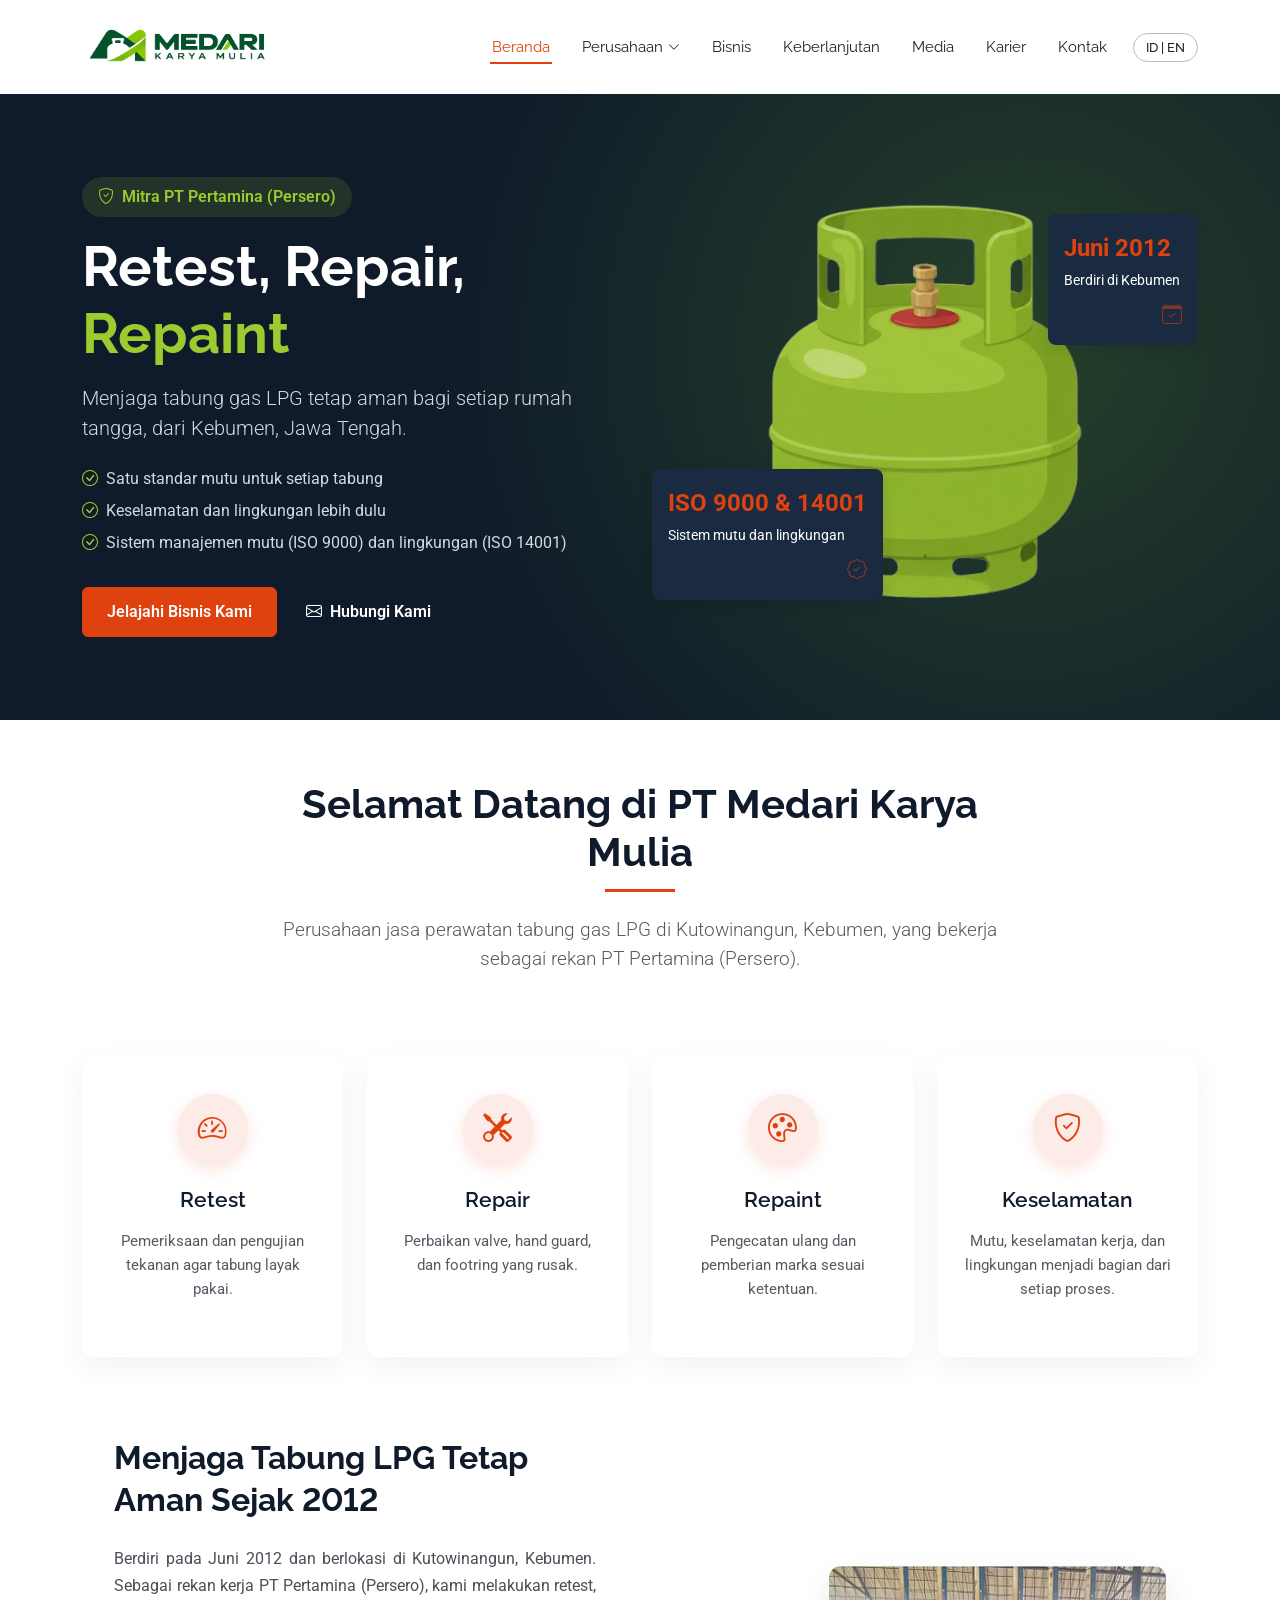
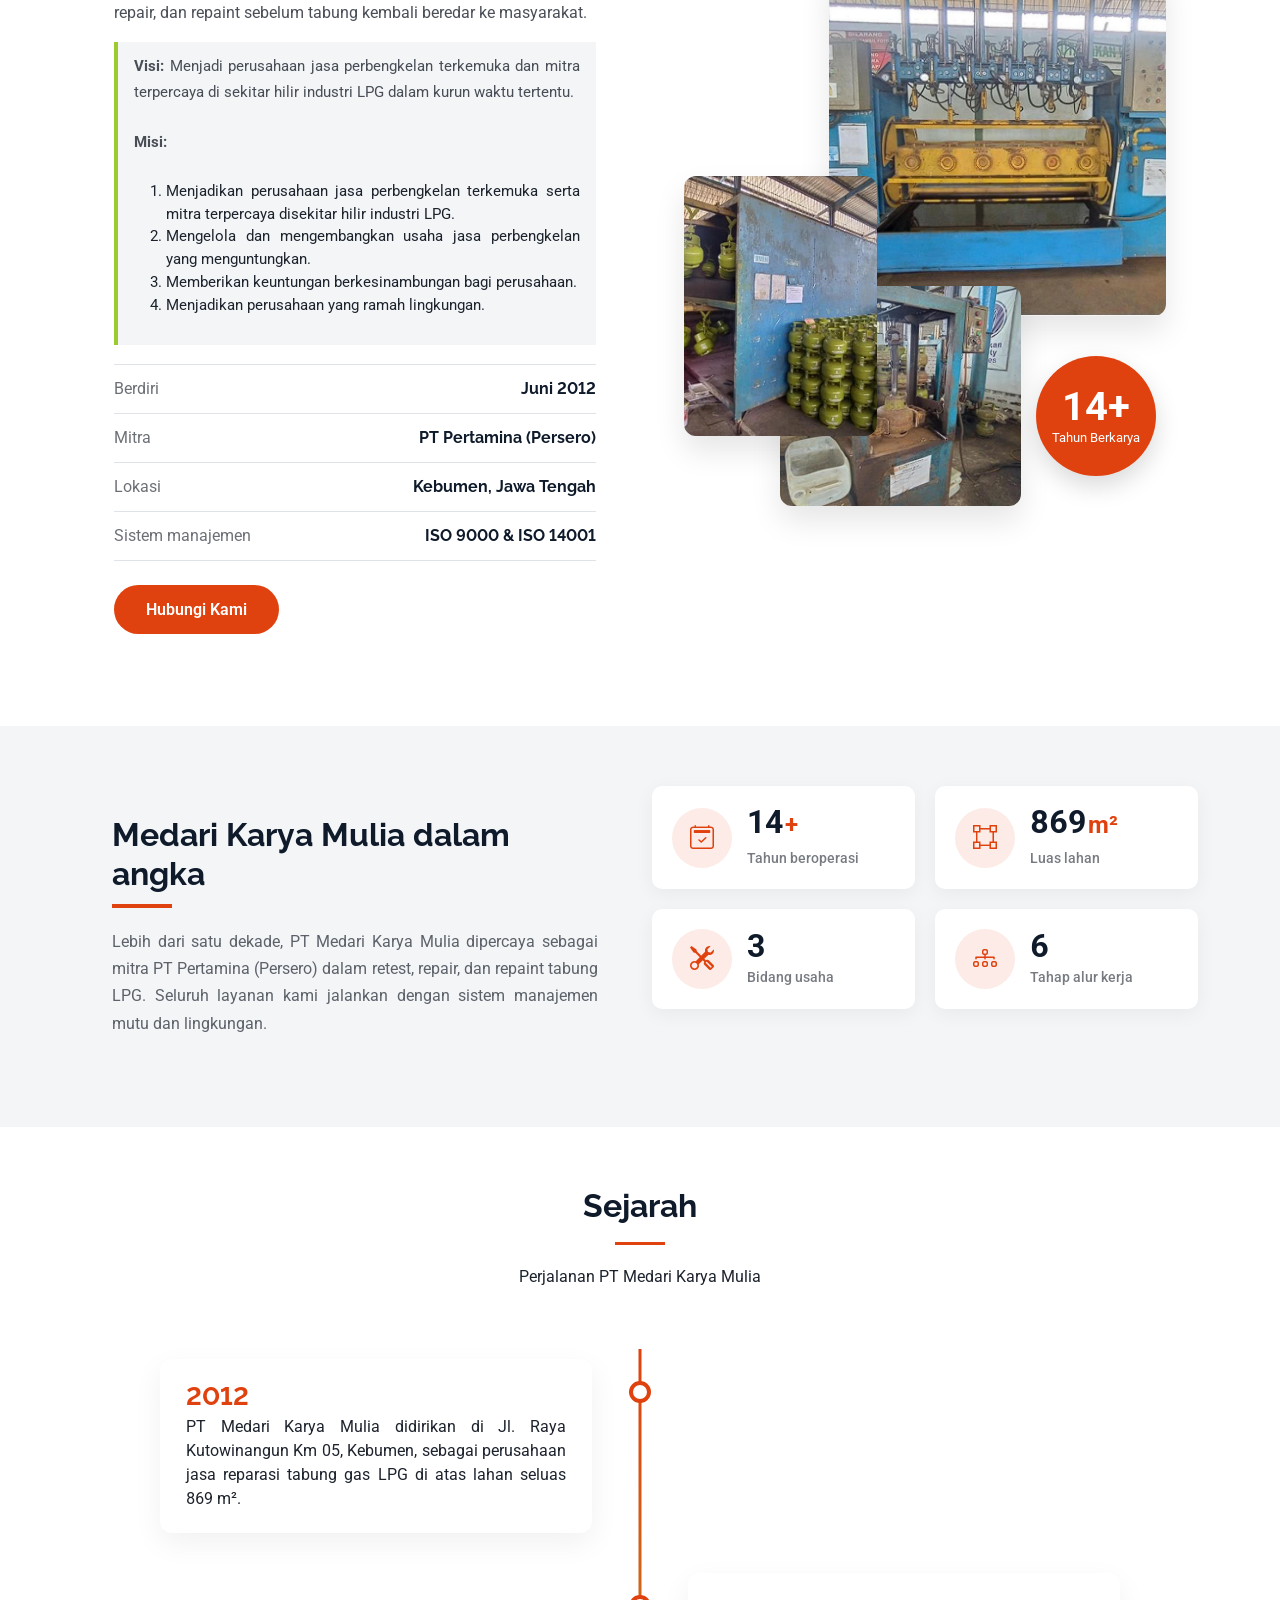
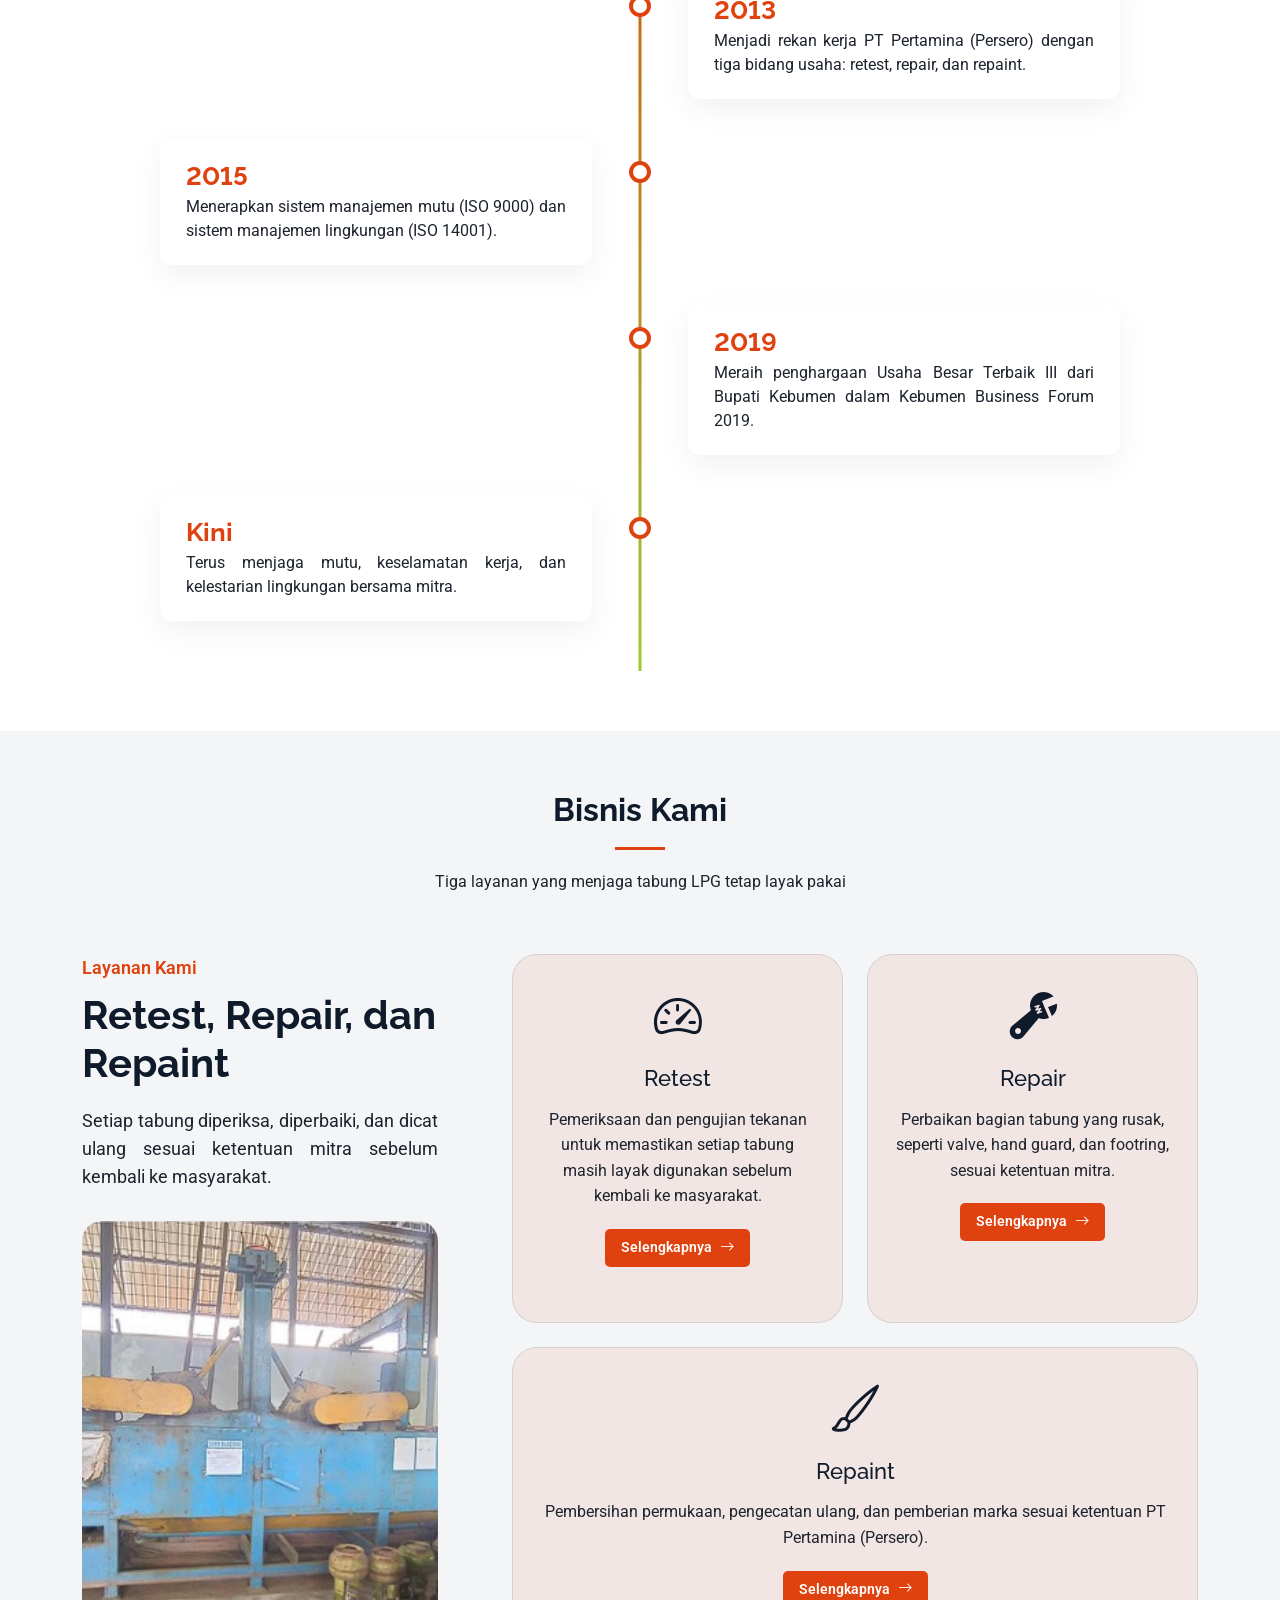
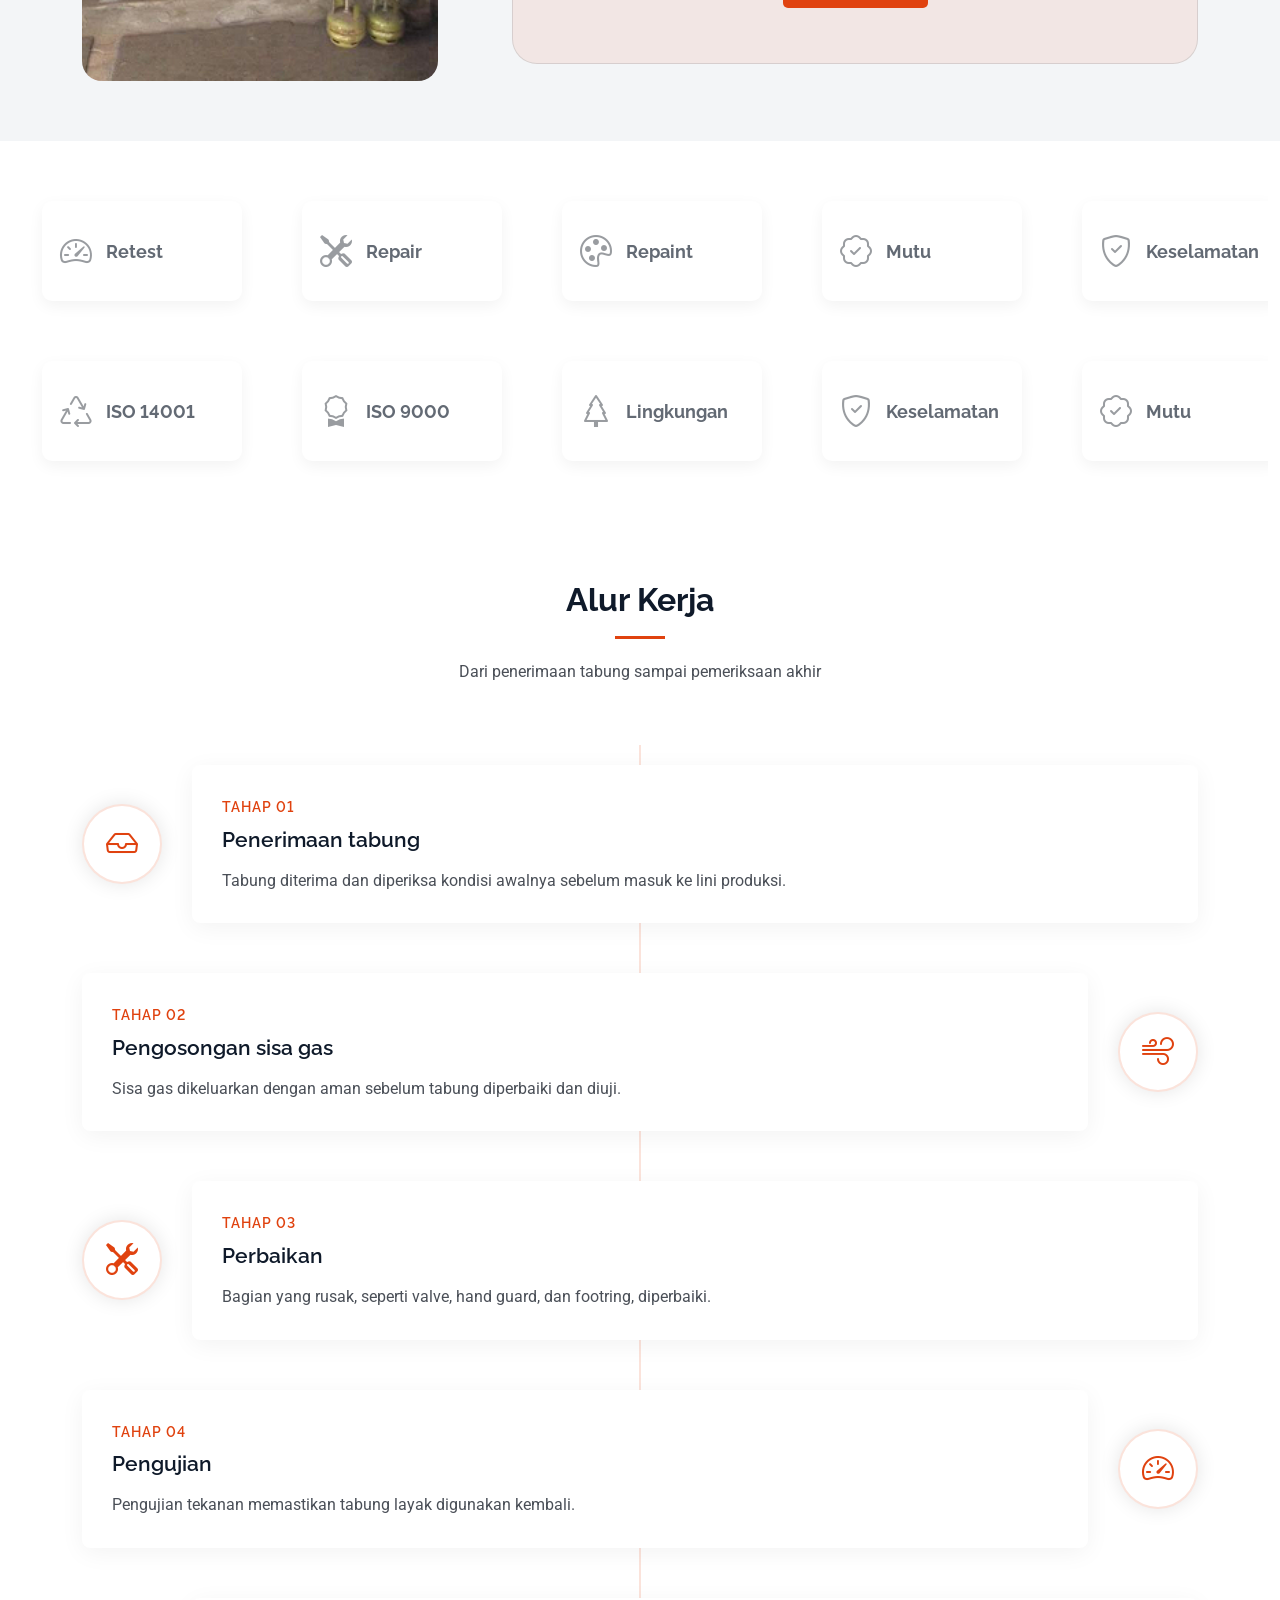
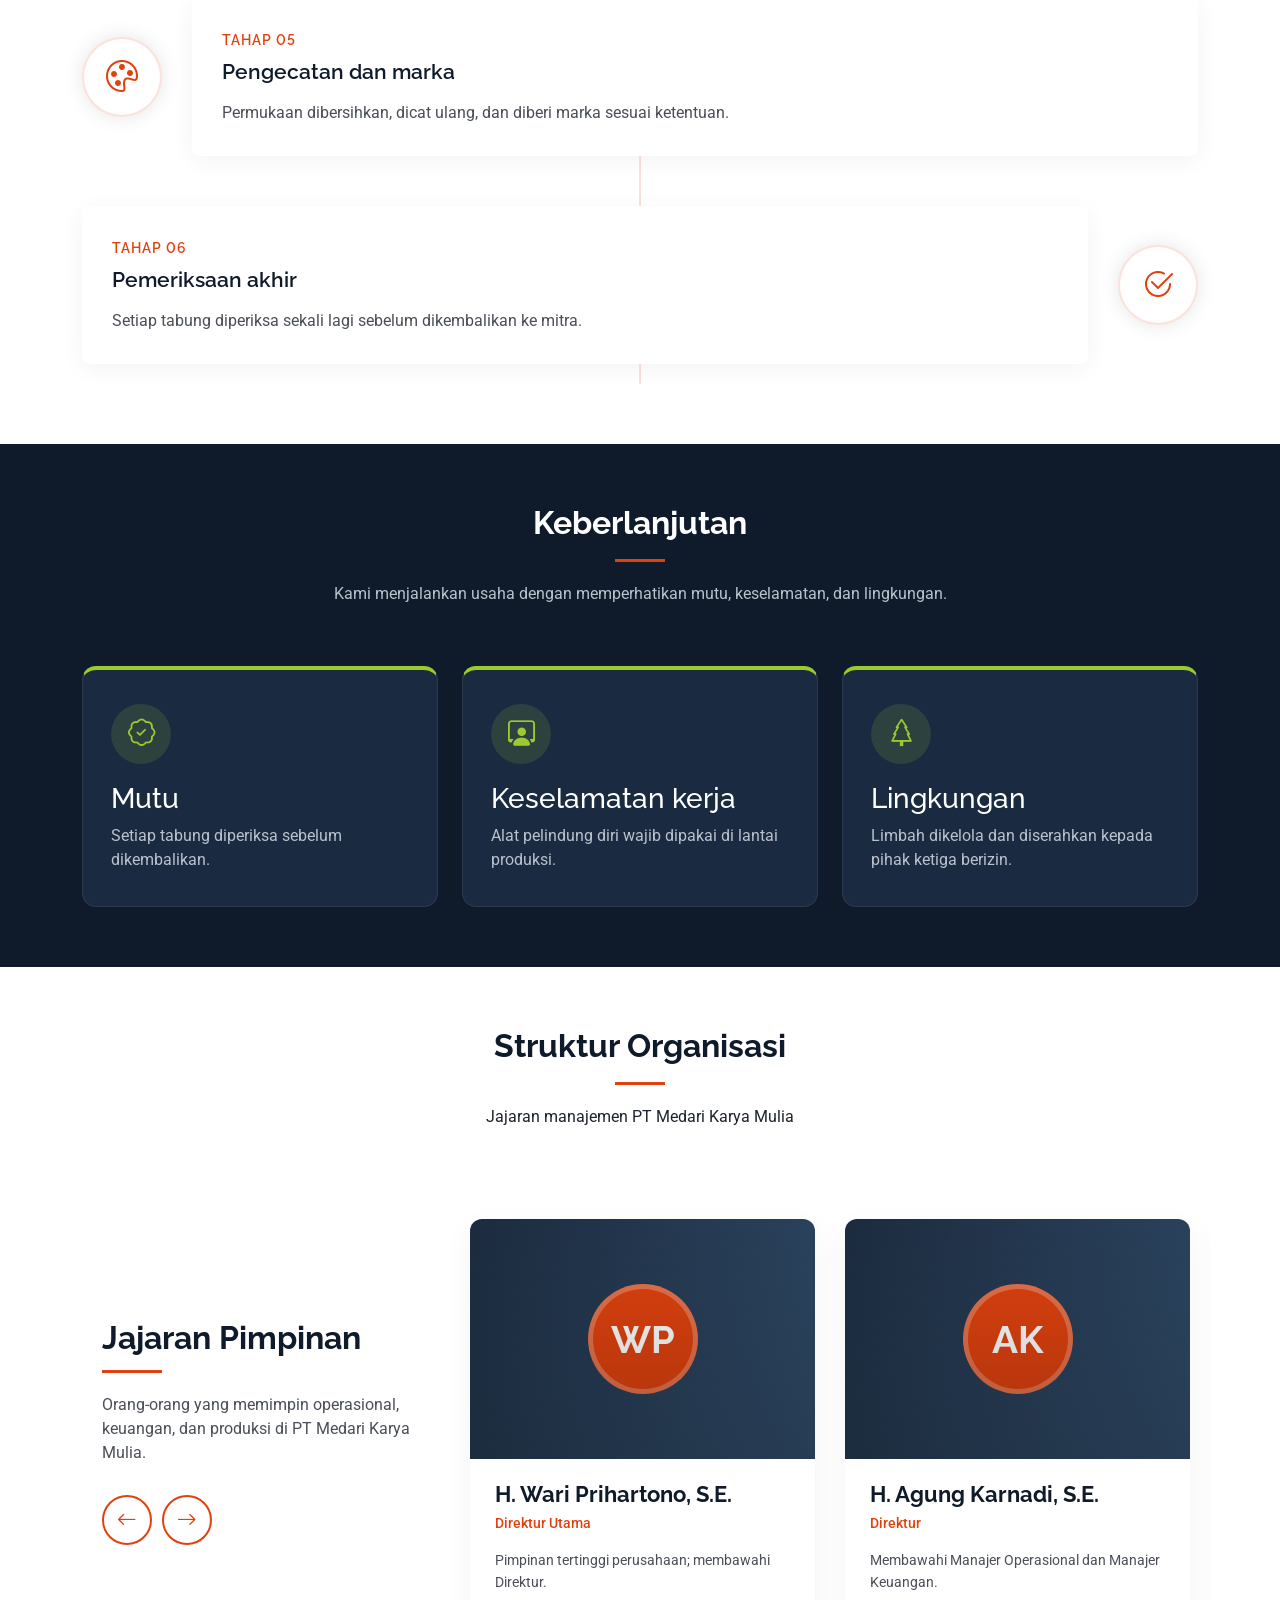
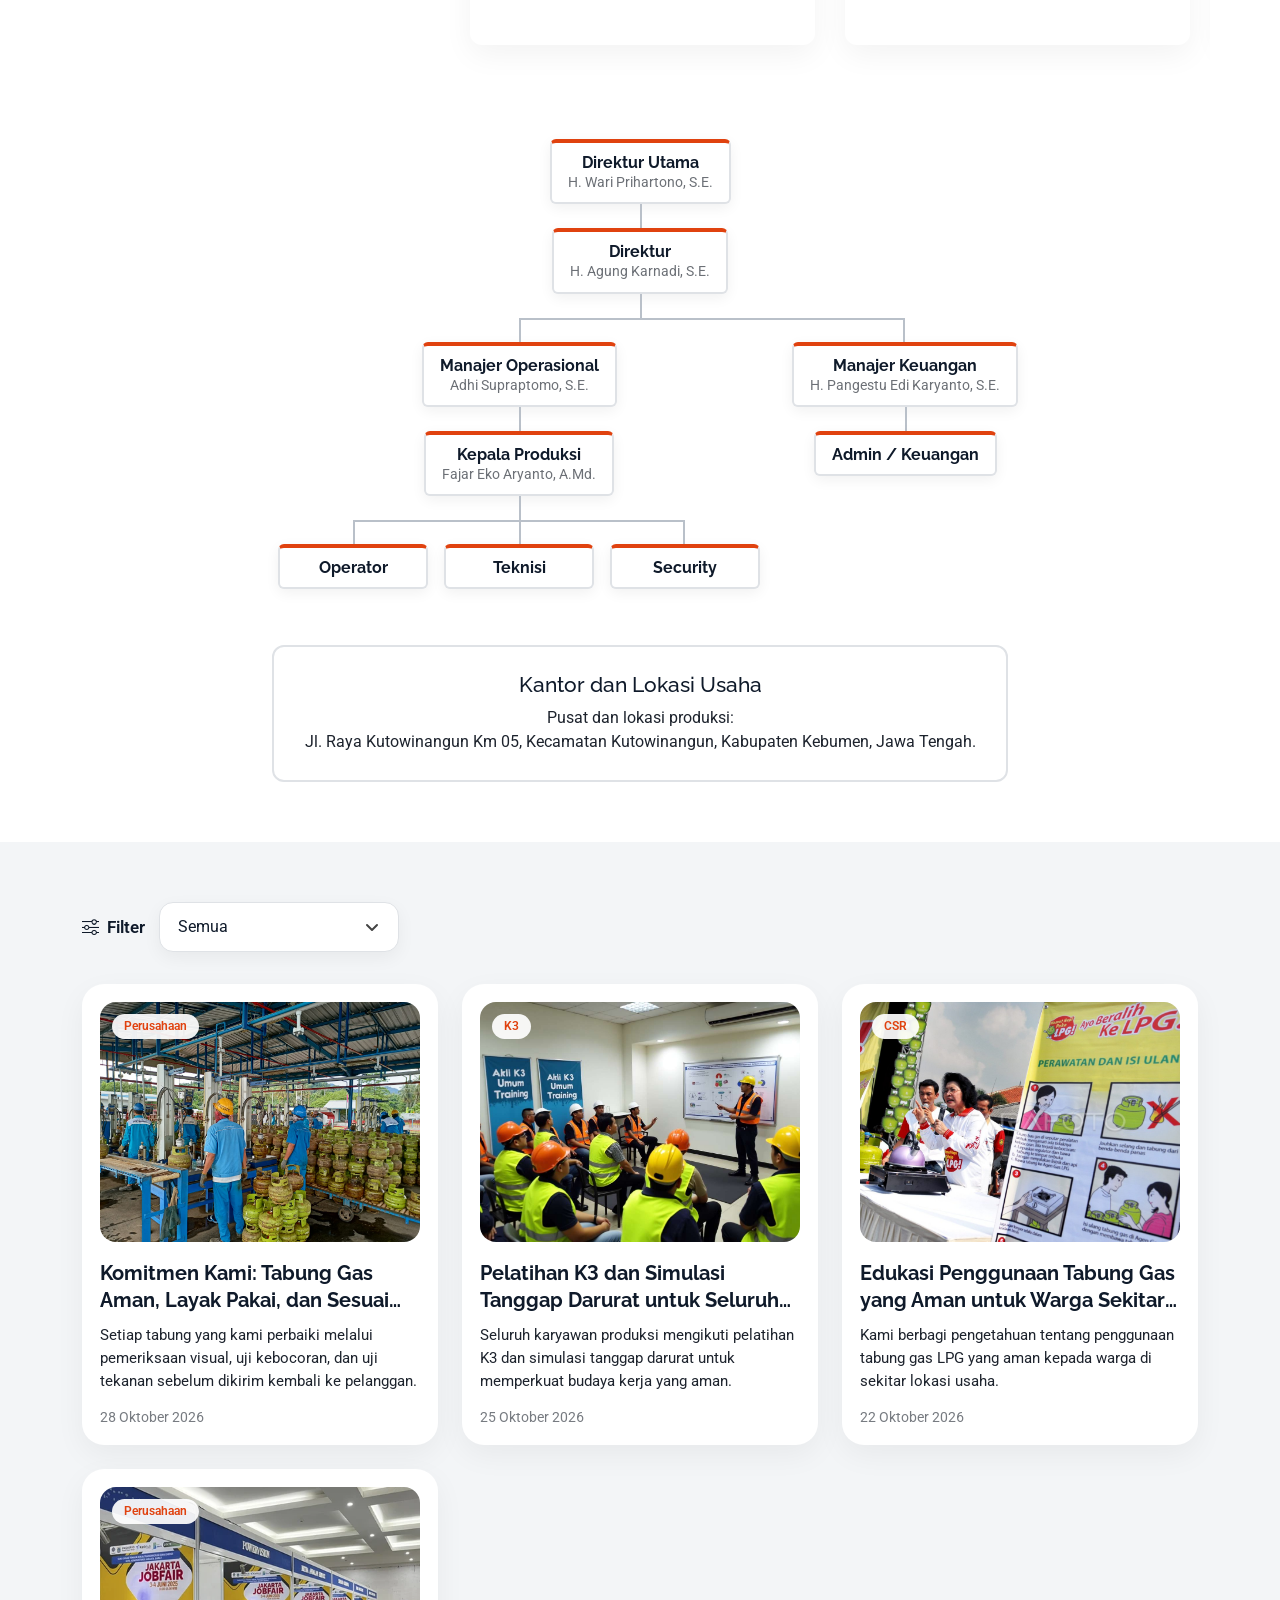
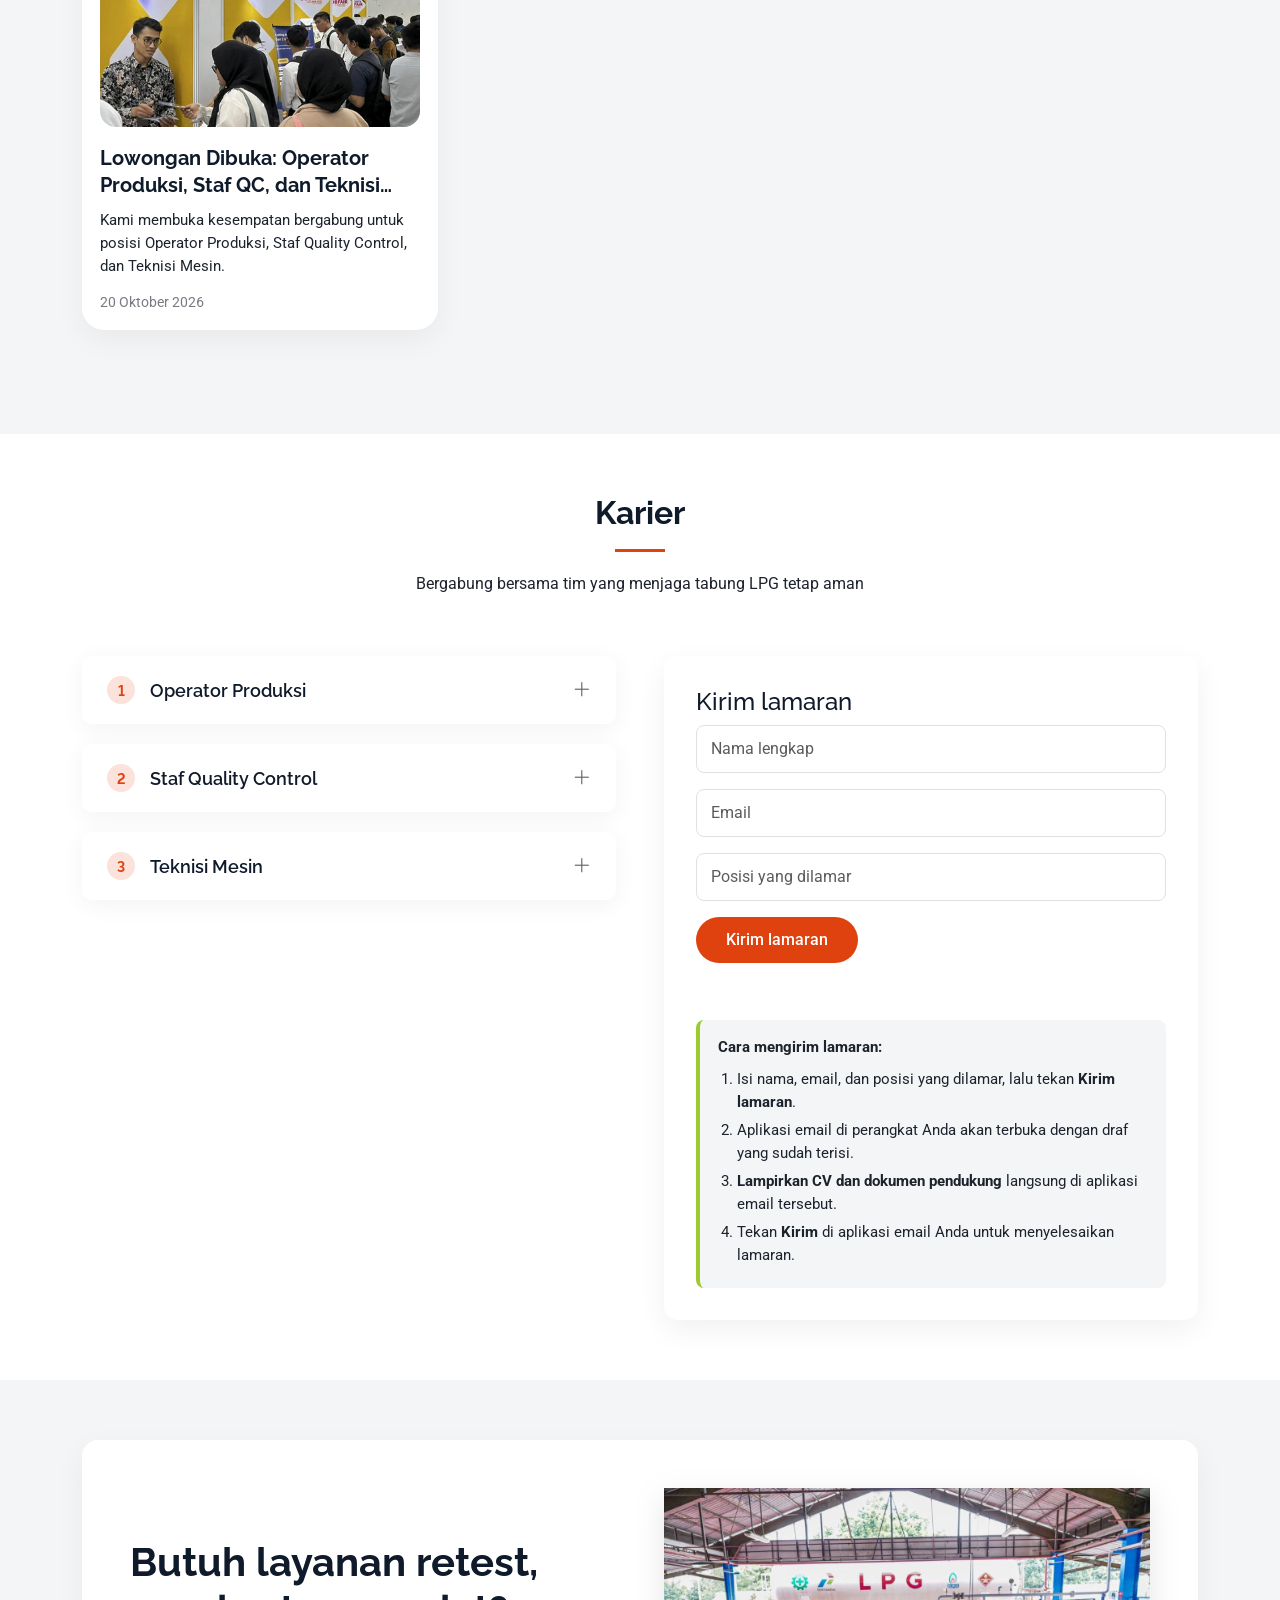
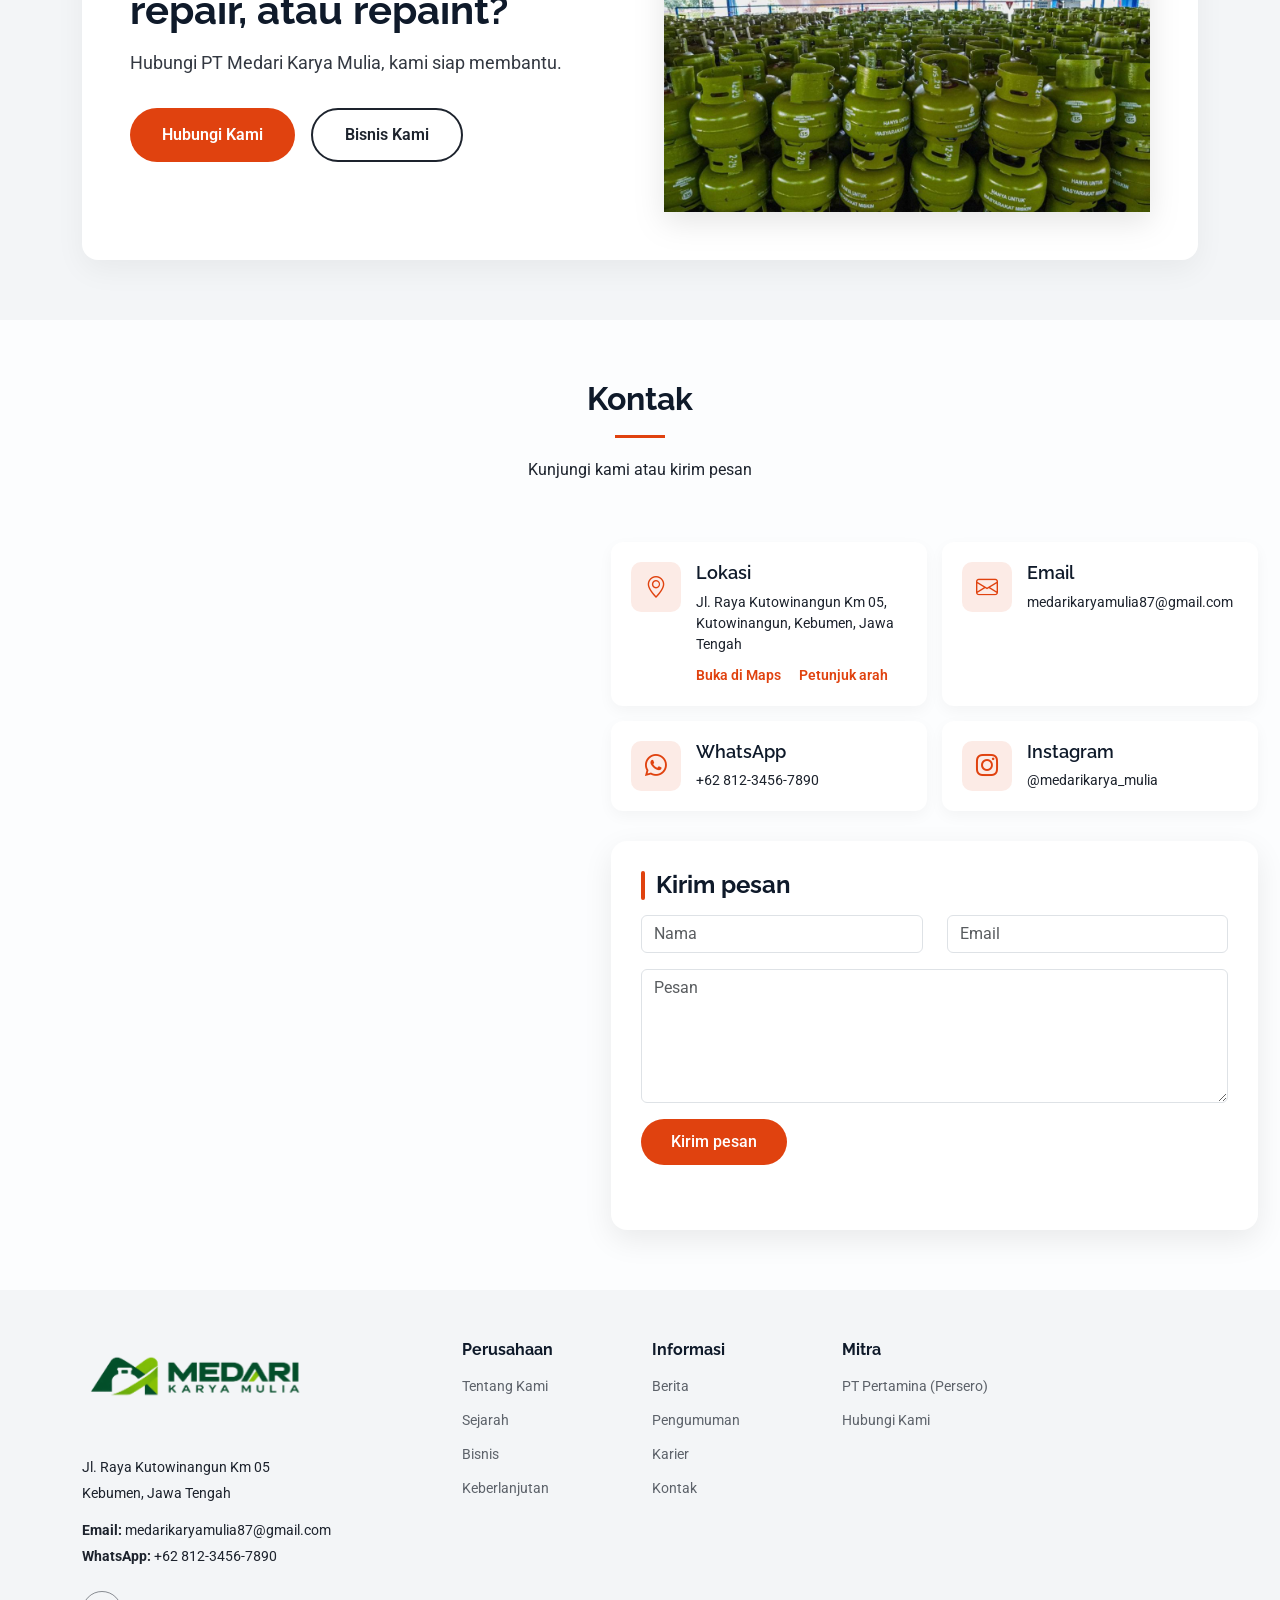
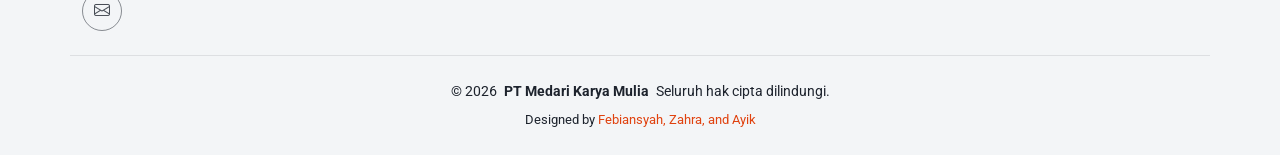
<file: index.html>
<!DOCTYPE html>
<html lang="id">

<head>
  <meta charset="utf-8">
  <meta content="width=device-width, initial-scale=1.0" name="viewport">
  <title>PT Medari Karya Mulia | Retest, Repair, Repaint</title>
  <meta name="description" content="PT Medari Karya Mulia, mitra PT Pertamina (Persero) dalam jasa retest, repair, dan repaint tabung gas LPG di Kebumen, Jawa Tengah.">
  <meta name="keywords" content="retest tabung LPG, repair tabung gas, repaint tabung, Kebumen, Pertamina">

  <!-- Favicons -->
  <link href="assets/img/logo.png?v=2" rel="icon" type="image/png">
  <link href="assets/img/logo.png?v=2" rel="apple-touch-icon">

  <!-- Fonts -->
  <link href="https://fonts.googleapis.com" rel="preconnect">
  <link href="https://fonts.gstatic.com" rel="preconnect" crossorigin>
  <link href="https://fonts.googleapis.com/css2?family=Roboto:ital,wght@0,100;0,300;0,400;0,500;0,700;0,900;1,100;1,300;1,400;1,500;1,700;1,900&family=Montserrat:ital,wght@0,100;0,200;0,300;0,400;0,500;0,600;0,700;0,800;0,900;1,100;1,200;1,300;1,400;1,500;1,600;1,700;1,800;1,900&family=Raleway:ital,wght@0,100;0,200;0,300;0,400;0,500;0,600;0,700;0,800;0,900;1,100;1,200;1,300;1,400;1,500;1,600;1,700;1,800;1,900&display=swap" rel="stylesheet">

  <!-- Vendor CSS Files -->
  <link href="assets/vendor/bootstrap/css/bootstrap.min.css" rel="stylesheet">
  <link href="assets/vendor/bootstrap-icons/bootstrap-icons.css" rel="stylesheet">
  <link href="assets/vendor/aos/aos.css" rel="stylesheet">
  <link href="assets/vendor/swiper/swiper-bundle.min.css" rel="stylesheet">

  <!-- Main CSS File -->
  <link href="assets/css/main.css" rel="stylesheet">

  <!-- =======================================================
  * Template Name: Scout
  * Template URL: https://bootstrapmade.com/scout-bootstrap-multipurpose-template/
  * Updated: May 05 2025 with Bootstrap v5.3.5
  * Author: BootstrapMade.com
  * License: https://bootstrapmade.com/license/
  ======================================================== -->
</head>

<body class="index-page">

  <header id="header" class="header d-flex align-items-center sticky-top">
    <div class="container-fluid container-xl position-relative d-flex align-items-center">

      <a href="#hero" class="logo d-flex align-items-center me-auto">
           <img src="assets/img/logo-medari-karya-mulia.png" alt="PT Medari Karya Mulia" class="logo-img">
      </a>

      <nav id="navmenu" class="navmenu">
        <ul>
          <li><a href="#hero" class="active"><span data-en="Home">Beranda</span></a></li>
          <li class="dropdown"><a href="#about"><span data-en="Company">Perusahaan</span> <i class="bi bi-chevron-down toggle-dropdown"></i></a>
            <ul>
              <li><a href="#about" data-en="About Us">Tentang Kami</a></li>
              <li><a href="#history" data-en="History">Sejarah</a></li>
              <li><a href="#team" data-en="Organization">Struktur Organisasi</a></li>
            </ul>
          </li>
          <li><a href="#services"><span data-en="Our Business">Bisnis</span></a></li>
          <li><a href="#sustainability"><span data-en="Sustainability">Keberlanjutan</span></a></li>
          <li><a href="#media"><span data-en="Media">Media</span></a></li>
          <li><a href="#careers"><span data-en="Careers">Karier</span></a></li>
          <li><a href="#contact"><span data-en="Contact">Kontak</span></a></li>
        </ul>
        <i class="mobile-nav-toggle d-xl-none bi bi-list"></i>
      </nav>

      <button id="lang" class="btn-lang" type="button" aria-label="Ganti bahasa / Switch language">ID | EN</button>

    </div>
  </header>

  <main class="main">

    <!-- Hero Section -->
    <section id="hero" class="hero section dark-background">
      <div class="container" data-aos="fade-up">
        <div class="row align-items-center">
          <div class="col-lg-6">
            <div class="hero-content" data-aos="fade-up" data-aos-delay="100">
              <div class="hero-tag">
                <i class="bi bi-shield-check"></i>
                <span data-en="Partner of PT Pertamina (Persero)">Mitra PT Pertamina (Persero)</span>
              </div>
              <h1 data-en="Retest, Repair, <span class='highlight'>Repaint</span>">Retest, Repair, <span class="highlight">Repaint</span></h1>
              <p class="lead" data-en="Keeping LPG cylinders safe for every household, from Kebumen, Central Java.">Menjaga tabung gas LPG tetap aman bagi setiap rumah tangga, dari Kebumen, Jawa Tengah.</p>
              <ul class="hero-features">
                <li><i class="bi bi-check-circle"></i> <span data-en="One quality standard for every cylinder">Satu standar mutu untuk setiap tabung</span></li>
                <li><i class="bi bi-check-circle"></i> <span data-en="Safety and environment first">Keselamatan dan lingkungan lebih dulu</span></li>
                <li><i class="bi bi-check-circle"></i> <span data-en="Quality (ISO 9000) and environmental (ISO 14001) management">Sistem manajemen mutu (ISO 9000) dan lingkungan (ISO 14001)</span></li>
              </ul>
              <div class="hero-cta">
                <a href="#services" class="btn btn-primary" data-en="Explore Our Business">Jelajahi Bisnis Kami</a>
                <a href="#contact" class="btn btn-link"><i class="bi bi-envelope"></i> <span data-en="Contact Us">Hubungi Kami</span></a>
              </div>
            </div>
          </div>
          <div class="col-lg-6">
            <div class="hero-image-wrapper" data-aos="fade-up" data-aos-delay="300">
              <img src="assets/img/ilustrasi-gas-lpg.png" alt="Tabung gas LPG PT Medari Karya Mulia" class="img-fluid hero-image">
              <div class="stat-card top-right">
                <div class="stat-value" data-en="June 2012">Juni 2012</div>
                <div class="stat-label" data-en="Established in Kebumen">Berdiri di Kebumen</div>
                <div class="stat-icon"><i class="bi bi-calendar-check"></i></div>
              </div>
              <div class="stat-card bottom-left">
                <div class="stat-value">ISO 9000 &amp; 14001</div>
                <div class="stat-label" data-en="Quality and environmental systems">Sistem mutu dan lingkungan</div>
                <div class="stat-icon"><i class="bi bi-patch-check"></i></div>
              </div>
            </div>
          </div>
        </div>
      </div>
    </section><!-- /Hero Section -->

    <!-- About Section -->
    <section id="about" class="about section">

      <div class="container" data-aos="fade-up" data-aos-delay="100">

        <div class="row justify-content-center mb-5">
          <div class="col-lg-8 text-center" data-aos="fade-up" data-aos-delay="200">
            <h2 class="section-heading" data-en="Welcome to PT Medari Karya Mulia">Selamat Datang di PT Medari Karya Mulia</h2>
            <p class="lead" data-en="An LPG cylinder maintenance company in Kutowinangun, Kebumen, working as a partner of PT Pertamina (Persero).">Perusahaan jasa perawatan tabung gas LPG di Kutowinangun, Kebumen, yang bekerja sebagai rekan PT Pertamina (Persero).</p>
          </div>
        </div>

        <div class="row g-4 mb-5">
          <div class="col-md-6 col-lg-3" data-aos="fade-up" data-aos-delay="100">
            <div class="feature-box">
              <div class="icon-container"><i class="bi bi-speedometer2"></i></div>
              <h4>Retest</h4>
              <p data-en="Inspection and pressure testing so cylinders are fit for use.">Pemeriksaan dan pengujian tekanan agar tabung layak pakai.</p>
            </div>
          </div>
          <div class="col-md-6 col-lg-3" data-aos="fade-up" data-aos-delay="200">
            <div class="feature-box">
              <div class="icon-container"><i class="bi bi-tools"></i></div>
              <h4>Repair</h4>
              <p data-en="Repair of damaged valves, hand guards, and footrings.">Perbaikan valve, hand guard, dan footring yang rusak.</p>
            </div>
          </div>
          <div class="col-md-6 col-lg-3" data-aos="fade-up" data-aos-delay="300">
            <div class="feature-box">
              <div class="icon-container"><i class="bi bi-palette"></i></div>
              <h4>Repaint</h4>
              <p data-en="Repainting and marking according to requirements.">Pengecatan ulang dan pemberian marka sesuai ketentuan.</p>
            </div>
          </div>
          <div class="col-md-6 col-lg-3" data-aos="fade-up" data-aos-delay="400">
            <div class="feature-box">
              <div class="icon-container"><i class="bi bi-shield-check"></i></div>
              <h4 data-en="Safety">Keselamatan</h4>
              <p data-en="Quality, work safety, and environment are part of every process.">Mutu, keselamatan kerja, dan lingkungan menjadi bagian dari setiap proses.</p>
            </div>
          </div>
        </div>

        <div class="row align-items-center about-showcase">
          <div class="col-lg-6 order-lg-2" data-aos="fade-left" data-aos-delay="300">
            <div class="about-image-grid">
              <img src="assets/img/mesin-test1.png" class="img-grid-main" alt="Retest tabung LPG">
              <img src="assets/img/repair.png" class="img-grid-secondary" alt="Repair tabung LPG">
              <img src="assets/img/repaint.png" class="img-grid-tertiary" alt="Repaint tabung LPG">
              <div class="experience-badge" data-aos="zoom-in" data-aos-delay="500">
                <span class="years">14+</span>
                <span class="text" data-en="Years of Service">Tahun Berkarya</span>
              </div>
            </div>
          </div>
          <div class="col-lg-6 order-lg-1" data-aos="fade-right" data-aos-delay="200">
            <div class="about-content-box">
              <h3 data-en="Keeping LPG Cylinders Safe Since 2012">Menjaga Tabung LPG Tetap Aman Sejak 2012</h3>
              <p class="mb-3" data-en="Founded in June 2012 and located in Kutowinangun, Kebumen. As a partner of PT Pertamina (Persero), we carry out retest, repair, and repaint before cylinders return to the community.">Berdiri pada Juni 2012 dan berlokasi di Kutowinangun, Kebumen. Sebagai rekan kerja PT Pertamina (Persero), kami melakukan retest, repair, dan repaint sebelum tabung kembali beredar ke masyarakat.</p>

              <div class="note-box">
                <p data-en="&lt;b&gt;Vision:&lt;/b&gt; To become a leading workshop service company and a trusted partner in the downstream LPG industry within a given period."><b>Visi:</b> Menjadi perusahaan jasa perbengkelan terkemuka dan mitra terpercaya di sekitar hilir industri LPG dalam kurun waktu tertentu.</p>

                <p><b data-en="Mission:">Misi:</b></p>
                <ol>
                  <li data-en="Become a leading workshop service company and a trusted partner in the downstream LPG industry.">Menjadikan perusahaan jasa perbengkelan terkemuka serta mitra terpercaya disekitar hilir industri LPG.</li>
                  <li data-en="Manage and develop a profitable workshop service business.">Mengelola dan mengembangkan usaha jasa perbengkelan yang menguntungkan.</li>
                  <li data-en="Provide sustainable profit for the company.">Memberikan keuntungan berkesinambungan bagi perusahaan.</li>
                  <li data-en="Build an environmentally friendly company.">Menjadikan perusahaan yang ramah lingkungan.</li>
                </ol>
              </div>

              <ul class="fact-list">
                <li><span data-en="Established">Berdiri</span><b data-en="June 2012">Juni 2012</b></li>
                <li><span data-en="Partner">Mitra</span><b>PT Pertamina (Persero)</b></li>
                <li><span data-en="Location">Lokasi</span><b data-en="Kebumen, Central Java">Kebumen, Jawa Tengah</b></li>
                <li><span data-en="Management system">Sistem manajemen</span><b>ISO 9000 &amp; ISO 14001</b></li>
              </ul>

              <a href="#contact" class="btn btn-discover mt-4" data-en="Contact Us">Hubungi Kami</a>
            </div>
          </div>
        </div>

      </div>

    </section><!-- /About Section -->

    <!-- Stats Section -->
    <section id="stats" class="stats section light-background">

      <div class="container" data-aos="fade-up" data-aos-delay="100">

        <div class="row gy-4">

          <div class="col-lg-6 col-md-12">
            <div class="stats-overview text-center text-lg-start" data-aos="fade-right" data-aos-delay="200">
              <h3 data-en="Medari Karya Mulia in numbers">Medari Karya Mulia dalam angka</h3>
              <p data-en="For more than a decade, PT Medari Karya Mulia has been trusted as a partner of PT Pertamina (Persero) for LPG cylinder retest, repair, and repaint. All our services run under quality and environmental management systems.">Lebih dari satu dekade, PT Medari Karya Mulia dipercaya sebagai mitra PT Pertamina (Persero) dalam retest, repair, dan repaint tabung LPG. Seluruh layanan kami jalankan dengan sistem manajemen mutu dan lingkungan.</p>
            </div>
          </div>

          <div class="col-lg-6 col-md-12">
            <div class="stats-grid" data-aos="zoom-in" data-aos-delay="300">
              <div class="stats-card">
                <div class="stats-icon"><i class="bi bi-calendar2-check"></i></div>
                <div class="stats-content">
                  <div class="stats-number"><span data-purecounter-start="0" data-purecounter-end="14" data-purecounter-duration="1" class="purecounter"></span><span class="plus">+</span></div>
                  <p data-en="Years of operation">Tahun beroperasi</p>
                </div>
              </div>
              <div class="stats-card">
                <div class="stats-icon"><i class="bi bi-bounding-box"></i></div>
                <div class="stats-content">
                  <div class="stats-number"><span data-purecounter-start="0" data-purecounter-end="869" data-purecounter-duration="1" class="purecounter"></span><span class="plus"> m²</span></div>
                  <p data-en="Site area">Luas lahan</p>
                </div>
              </div>
              <div class="stats-card">
                <div class="stats-icon"><i class="bi bi-tools"></i></div>
                <div class="stats-content">
                  <div class="stats-number"><span data-purecounter-start="0" data-purecounter-end="3" data-purecounter-duration="1" class="purecounter"></span></div>
                  <p data-en="Lines of business">Bidang usaha</p>
                </div>
              </div>
              <div class="stats-card">
                <div class="stats-icon"><i class="bi bi-diagram-3"></i></div>
                <div class="stats-content">
                  <div class="stats-number"><span data-purecounter-start="0" data-purecounter-end="6" data-purecounter-duration="1" class="purecounter"></span></div>
                  <p data-en="Work process stages">Tahap alur kerja</p>
                </div>
              </div>
            </div>
          </div>

        </div>

      </div>

    </section><!-- /Stats Section -->

    <!-- History Section -->
    <section id="history" class="history section">

      <div class="container section-title" data-aos="fade-up">
        <h2 data-en="History">Sejarah</h2>
        <p data-en="History of PT Medari Karya Mulia">Perjalanan PT Medari Karya Mulia</p>
      </div>

      <div class="container">
        <div class="timeline">
          <div class="timeline-item" data-aos="fade-right">
            <div class="timeline-card">
              <span class="timeline-year">2012</span>
              <p data-en="PT Medari Karya Mulia was established at Jl. Raya Kutowinangun Km 05, Kebumen, as an LPG cylinder repair service company on a site of 869 m².">PT Medari Karya Mulia didirikan di Jl. Raya Kutowinangun Km 05, Kebumen, sebagai perusahaan jasa reparasi tabung gas LPG di atas lahan seluas 869 m².</p>
            </div>
          </div>
          <div class="timeline-item" data-aos="fade-left">
            <div class="timeline-card">
              <span class="timeline-year">2013</span>
              <p data-en="Became a partner of PT Pertamina (Persero) with three lines of business: retest, repair, and repaint.">Menjadi rekan kerja PT Pertamina (Persero) dengan tiga bidang usaha: retest, repair, dan repaint.</p><!-- GANTI: tahun dan cerita resmi -->
            </div>
          </div>
          <div class="timeline-item" data-aos="fade-right">
            <div class="timeline-card">
              <span class="timeline-year">2015</span>
              <p data-en="Implemented a quality management system (ISO 9000) and an environmental management system (ISO 14001).">Menerapkan sistem manajemen mutu (ISO 9000) dan sistem manajemen lingkungan (ISO 14001).</p><!-- GANTI: tahun sertifikasi -->
            </div>
          </div>
          <div class="timeline-item" data-aos="fade-left">
            <div class="timeline-card">
              <span class="timeline-year">2019</span>
              <p data-en="Received the 3rd Best Large Enterprise award from the Regent of Kebumen at the Kebumen Business Forum 2019.">Meraih penghargaan Usaha Besar Terbaik III dari Bupati Kebumen dalam Kebumen Business Forum 2019.</p>
            </div>
          </div>
          <div class="timeline-item" data-aos="fade-right">
            <div class="timeline-card">
              <span class="timeline-year" data-en="Today">Kini</span>
              <p data-en="Continuing to uphold quality, work safety, and environmental sustainability together with our partner.">Terus menjaga mutu, keselamatan kerja, dan kelestarian lingkungan bersama mitra.</p><!-- GANTI: perkembangan terbaru -->
            </div>
          </div>
        </div>
      </div>

    </section><!-- /History Section -->

    <!-- Services Section -->
    <section id="services" class="services section light-background">

      <div class="container section-title" data-aos="fade-up">
        <h2 data-en="Our Business">Bisnis Kami</h2>
        <p data-en="Three services that keep LPG cylinders fit for use">Tiga layanan yang menjaga tabung LPG tetap layak pakai</p>
      </div>

      <div class="container" data-aos="fade-up" data-aos-delay="100">

        <div class="services-row">
          <div class="row">
            <div class="col-lg-4">
              <div class="services-headline" data-aos="fade-up">
                <p class="services-subtitle" data-en="Our Services">Layanan Kami</p>
                <h2 class="services-title" data-en="Retest, Repair, and Repaint">Retest, Repair, dan Repaint</h2>
              </div>

              <div class="services-description" data-aos="fade-up" data-aos-delay="100">
                <p data-en="Every cylinder is checked, repaired, and repainted according to Pertamina's requirements before it returns to the community.">Setiap tabung diperiksa, diperbaiki, dan dicat ulang sesuai ketentuan mitra sebelum kembali ke masyarakat.</p>
              </div>

              <div class="services-image-container" data-aos="fade-up" data-aos-delay="200">
                <div class="services-image">
                  <img src="assets/img/mesin-sandblast.png" alt="Lini produksi" class="img-fluid">
                </div>
              </div>
            </div>

            <div class="col-lg-8">
              <div class="services-grid">
                <div class="row gy-4">

                  <!-- Retest -->
                  <div class="col-md-6" data-aos="fade-up" data-aos-delay="100">
                    <div class="service-card">
                      <div class="service-content text-center">
                        <div class="service-icon"><i class="bi bi-speedometer2"></i></div>
                        <div class="service-info">
                          <h3>Retest</h3>
                          <p data-en="Inspection and pressure testing to make sure every cylinder is still fit for use before it returns to the community.">Pemeriksaan dan pengujian tekanan untuk memastikan setiap tabung masih layak digunakan sebelum kembali ke masyarakat.</p>
                        </div>
                        <div class="service-action">
                          <a href="#" class="read-more-btn stretched-link" data-bs-toggle="modal" data-bs-target="#modal-retest" role="button"><span data-en="Learn more">Selengkapnya</span> <i class="bi bi-arrow-right"></i></a>
                        </div>
                      </div>
                    </div>
                  </div>

                  <!-- Repair -->
                  <div class="col-md-6" data-aos="fade-up" data-aos-delay="200">
                    <div class="service-card">
                      <div class="service-content text-center">
                        <div class="service-icon"><i class="bi bi-wrench-adjustable"></i></div>
                        <div class="service-info">
                          <h3>Repair</h3>
                          <p data-en="Repair of damaged cylinder parts, such as the valve, hand guard, and footring, according to our partner&#x27;s requirements.">Perbaikan bagian tabung yang rusak, seperti valve, hand guard, dan footring, sesuai ketentuan mitra.</p>
                        </div>
                        <div class="service-action">
                          <a href="#" class="read-more-btn stretched-link" data-bs-toggle="modal" data-bs-target="#modal-repair" role="button"><span data-en="Learn more">Selengkapnya</span> <i class="bi bi-arrow-right"></i></a>
                        </div>
                      </div>
                    </div>
                  </div>

                  <!-- Repaint -->
                  <div class="col-12" data-aos="fade-up" data-aos-delay="300">
                    <div class="service-card">
                      <div class="service-content text-center">
                        <div class="service-icon"><i class="bi bi-brush"></i></div>
                        <div class="service-info">
                          <h3>Repaint</h3>
                          <p data-en="Surface cleaning, repainting, and marking according to the requirements of PT Pertamina (Persero).">Pembersihan permukaan, pengecatan ulang, dan pemberian marka sesuai ketentuan PT Pertamina (Persero).</p>
                        </div>
                        <div class="service-action">
                          <a href="#" class="read-more-btn stretched-link" data-bs-toggle="modal" data-bs-target="#modal-repaint" role="button"><span data-en="Learn more">Selengkapnya</span> <i class="bi bi-arrow-right"></i></a>
                        </div>
                      </div>
                    </div>
                  </div>

                </div>
              </div>
            </div>
          </div>
        </div>

      </div>

    </section><!-- /Services Section -->

    <!-- Clients Section: sabuk berjalan -->
    <section id="clients" class="clients section" aria-hidden="true">

      <div class="container-fluid" data-aos="fade-up" data-aos-delay="100">

        <div class="clients-slider">
          <div class="clients-track track-1" data-aos="fade-right" data-aos-delay="200">
            <div class="clients-slide"><div class="belt-item"><i class="bi bi-speedometer2"></i><span>Retest</span></div></div>
            <div class="clients-slide"><div class="belt-item"><i class="bi bi-tools"></i><span>Repair</span></div></div>
            <div class="clients-slide"><div class="belt-item"><i class="bi bi-palette"></i><span>Repaint</span></div></div>
            <div class="clients-slide"><div class="belt-item"><i class="bi bi-patch-check"></i><span data-en="Quality">Mutu</span></div></div>
            <div class="clients-slide"><div class="belt-item"><i class="bi bi-shield-check"></i><span data-en="Safety">Keselamatan</span></div></div>
            <div class="clients-slide"><div class="belt-item"><i class="bi bi-tree"></i><span data-en="Environment">Lingkungan</span></div></div>
            <div class="clients-slide"><div class="belt-item"><i class="bi bi-award"></i><span>ISO 9000</span></div></div>
            <div class="clients-slide"><div class="belt-item"><i class="bi bi-recycle"></i><span>ISO 14001</span></div></div>
            <div class="clients-slide"><div class="belt-item"><i class="bi bi-speedometer2"></i><span>Retest</span></div></div>
            <div class="clients-slide"><div class="belt-item"><i class="bi bi-tools"></i><span>Repair</span></div></div>
            <div class="clients-slide"><div class="belt-item"><i class="bi bi-palette"></i><span>Repaint</span></div></div>
            <div class="clients-slide"><div class="belt-item"><i class="bi bi-patch-check"></i><span data-en="Quality">Mutu</span></div></div>
            <div class="clients-slide"><div class="belt-item"><i class="bi bi-shield-check"></i><span data-en="Safety">Keselamatan</span></div></div>
            <div class="clients-slide"><div class="belt-item"><i class="bi bi-tree"></i><span data-en="Environment">Lingkungan</span></div></div>
            <div class="clients-slide"><div class="belt-item"><i class="bi bi-award"></i><span>ISO 9000</span></div></div>
            <div class="clients-slide"><div class="belt-item"><i class="bi bi-recycle"></i><span>ISO 14001</span></div></div>
          </div>
        </div>

        <div class="clients-slider">
          <div class="clients-track track-2" data-aos="fade-left" data-aos-delay="300">
            <div class="clients-slide"><div class="belt-item"><i class="bi bi-recycle"></i><span>ISO 14001</span></div></div>
            <div class="clients-slide"><div class="belt-item"><i class="bi bi-award"></i><span>ISO 9000</span></div></div>
            <div class="clients-slide"><div class="belt-item"><i class="bi bi-tree"></i><span data-en="Environment">Lingkungan</span></div></div>
            <div class="clients-slide"><div class="belt-item"><i class="bi bi-shield-check"></i><span data-en="Safety">Keselamatan</span></div></div>
            <div class="clients-slide"><div class="belt-item"><i class="bi bi-patch-check"></i><span data-en="Quality">Mutu</span></div></div>
            <div class="clients-slide"><div class="belt-item"><i class="bi bi-palette"></i><span>Repaint</span></div></div>
            <div class="clients-slide"><div class="belt-item"><i class="bi bi-tools"></i><span>Repair</span></div></div>
            <div class="clients-slide"><div class="belt-item"><i class="bi bi-speedometer2"></i><span>Retest</span></div></div>
            <div class="clients-slide"><div class="belt-item"><i class="bi bi-recycle"></i><span>ISO 14001</span></div></div>
            <div class="clients-slide"><div class="belt-item"><i class="bi bi-award"></i><span>ISO 9000</span></div></div>
            <div class="clients-slide"><div class="belt-item"><i class="bi bi-tree"></i><span data-en="Environment">Lingkungan</span></div></div>
            <div class="clients-slide"><div class="belt-item"><i class="bi bi-shield-check"></i><span data-en="Safety">Keselamatan</span></div></div>
            <div class="clients-slide"><div class="belt-item"><i class="bi bi-patch-check"></i><span data-en="Quality">Mutu</span></div></div>
            <div class="clients-slide"><div class="belt-item"><i class="bi bi-palette"></i><span>Repaint</span></div></div>
            <div class="clients-slide"><div class="belt-item"><i class="bi bi-tools"></i><span>Repair</span></div></div>
            <div class="clients-slide"><div class="belt-item"><i class="bi bi-speedometer2"></i><span>Retest</span></div></div>
          </div>
        </div>

      </div>

    </section><!-- /Clients Section -->

    <!-- How We Work Section -->
    <section id="how-we-work" class="how-we-work section">

      <div class="container section-title" data-aos="fade-up">
        <h2 data-en="Work Process">Alur Kerja</h2>
        <p data-en="From receiving the cylinder to the final inspection">Dari penerimaan tabung sampai pemeriksaan akhir</p>
      </div>

      <div class="container" data-aos="fade-up" data-aos-delay="100">

        <div class="steps-wrapper">

          <div class="step-item" data-aos="fade-right" data-aos-delay="200">
            <div class="step-content">
              <div class="step-icon"><i class="bi bi-inbox"></i></div>
              <div class="step-info">
                <span class="step-number" data-en="Stage 01">Tahap 01</span>
                <h3 data-en="Cylinder receiving">Penerimaan tabung</h3>
                <p data-en="Cylinders are received and their initial condition is checked before entering the production line.">Tabung diterima dan diperiksa kondisi awalnya sebelum masuk ke lini produksi.</p><!-- GANTI: uraian resmi tahap -->
              </div>
            </div>
          </div>

          <div class="step-item" data-aos="fade-left" data-aos-delay="300">
            <div class="step-content">
              <div class="step-icon"><i class="bi bi-wind"></i></div>
              <div class="step-info">
                <span class="step-number" data-en="Stage 02">Tahap 02</span>
                <h3 data-en="Residual gas removal">Pengosongan sisa gas</h3>
                <p data-en="Residual gas is safely released before the cylinder is repaired and tested.">Sisa gas dikeluarkan dengan aman sebelum tabung diperbaiki dan diuji.</p><!-- GANTI: uraian resmi tahap -->
              </div>
            </div>
          </div>

          <div class="step-item" data-aos="fade-right" data-aos-delay="400">
            <div class="step-content">
              <div class="step-icon"><i class="bi bi-tools"></i></div>
              <div class="step-info">
                <span class="step-number" data-en="Stage 03">Tahap 03</span>
                <h3 data-en="Repair">Perbaikan</h3>
                <p data-en="Damaged parts, such as the valve, hand guard, and footring, are repaired.">Bagian yang rusak, seperti valve, hand guard, dan footring, diperbaiki.</p>
              </div>
            </div>
          </div>

          <div class="step-item" data-aos="fade-left" data-aos-delay="500">
            <div class="step-content">
              <div class="step-icon"><i class="bi bi-speedometer2"></i></div>
              <div class="step-info">
                <span class="step-number" data-en="Stage 04">Tahap 04</span>
                <h3 data-en="Testing">Pengujian</h3>
                <p data-en="Pressure testing makes sure the cylinder is fit for reuse.">Pengujian tekanan memastikan tabung layak digunakan kembali.</p>
              </div>
            </div>
          </div>

          <div class="step-item" data-aos="fade-right" data-aos-delay="600">
            <div class="step-content">
              <div class="step-icon"><i class="bi bi-palette"></i></div>
              <div class="step-info">
                <span class="step-number" data-en="Stage 05">Tahap 05</span>
                <h3 data-en="Painting and marking">Pengecatan dan marka</h3>
                <p data-en="The surface is cleaned, repainted, and marked according to requirements.">Permukaan dibersihkan, dicat ulang, dan diberi marka sesuai ketentuan.</p>
              </div>
            </div>
          </div>

          <div class="step-item" data-aos="fade-left" data-aos-delay="700">
            <div class="step-content">
              <div class="step-icon"><i class="bi bi-check2-circle"></i></div>
              <div class="step-info">
                <span class="step-number" data-en="Stage 06">Tahap 06</span>
                <h3 data-en="Final inspection">Pemeriksaan akhir</h3>
                <p data-en="Every cylinder is inspected once more before it is returned to our partner.">Setiap tabung diperiksa sekali lagi sebelum dikembalikan ke mitra.</p>
              </div>
            </div>
          </div>

        </div>

      </div>

    </section><!-- /How We Work Section -->

    <!-- Sustainability Section -->
    <section id="sustainability" class="sustain section dark-background">

      <div class="container section-title" data-aos="fade-up">
        <h2 data-en="Sustainability">Keberlanjutan</h2>
        <p data-en="We run our business with attention to quality, safety, and the environment.">Kami menjalankan usaha dengan memperhatikan mutu, keselamatan, dan lingkungan.</p>
      </div>

      <div class="container">
        <div class="row g-4">
          <div class="col-md-4" data-aos="zoom-in" data-aos-delay="100">
            <div class="pillar">
              <div class="p-icon"><i class="bi bi-patch-check"></i></div>
              <h3 data-en="Quality">Mutu</h3>
              <p data-en="Every cylinder is inspected before it is returned.">Setiap tabung diperiksa sebelum dikembalikan.</p><!-- GANTI: kebijakan mutu -->
            </div>
          </div>
          <div class="col-md-4" data-aos="zoom-in" data-aos-delay="200">
            <div class="pillar">
              <div class="p-icon"><i class="bi bi-person-workspace"></i></div>
              <h3 data-en="Work safety">Keselamatan kerja</h3>
              <p data-en="Protective equipment is mandatory on the production floor.">Alat pelindung diri wajib dipakai di lantai produksi.</p><!-- GANTI: program K3 -->
            </div>
          </div>
          <div class="col-md-4" data-aos="zoom-in" data-aos-delay="300">
            <div class="pillar">
              <div class="p-icon"><i class="bi bi-tree"></i></div>
              <h3 data-en="Environment">Lingkungan</h3>
              <p data-en="Waste is managed and handed over to licensed third parties.">Limbah dikelola dan diserahkan kepada pihak ketiga berizin.</p><!-- GANTI: program lingkungan -->
            </div>
          </div>
        </div>
      </div>

    </section><!-- /Sustainability Section -->

    <!-- Team / Struktur Organisasi Section -->
    <section id="team" class="team section">

      <div class="container section-title" data-aos="fade-up">
        <h2 data-en="Organization">Struktur Organisasi</h2>
        <p data-en="Management of PT Medari Karya Mulia">Jajaran manajemen PT Medari Karya Mulia</p>
      </div>

      <div class="container" data-aos="fade-up" data-aos-delay="100">

        <div class="row">
          <div class="col-lg-4 team-intro" data-aos="fade-right" data-aos-delay="200">
            <div class="team-intro-content">
              <h2 data-en="Meet Our Leaders">Jajaran Pimpinan</h2>
              <p data-en="The people who lead operations, finance, and production at PT Medari Karya Mulia.">Orang-orang yang memimpin operasional, keuangan, dan produksi di PT Medari Karya Mulia.</p>
              <div class="team-navigation">
                <button class="team-nav-prev" aria-label="Sebelumnya"><i class="bi bi-arrow-left"></i></button>
                <button class="team-nav-next" aria-label="Berikutnya"><i class="bi bi-arrow-right"></i></button>
              </div>
            </div>
          </div>

          <div class="col-lg-8 team-carousel-wrap">
            <div class="team-carousel swiper init-swiper">
              <script type="application/json" class="swiper-config">
                {
                  "loop": true,
                  "speed": 800,
                  "autoplay": { "delay": 5000 },
                  "slidesPerView": 1,
                  "spaceBetween": 20,
                  "navigation": { "nextEl": ".team-nav-next", "prevEl": ".team-nav-prev" },
                  "breakpoints": {
                    "576": { "slidesPerView": 2, "spaceBetween": 20 },
                    "992": { "slidesPerView": 2, "spaceBetween": 30 }
                  }
                }
              </script>
              <div class="swiper-wrapper">
                <!-- GANTI: periksa nama dan jabatan terbaru (data awal dari laporan 2022) -->
                <div class="swiper-slide">
                  <div class="member-card">
                    <div class="member-image"><div class="avatar">WP</div></div>
                    <div class="member-info">
                      <h3>H. Wari Prihartono, S.E.</h3>
                      <span data-en="President Director">Direktur Utama</span>
                      <div class="member-bio"><p data-en="Top leader of the company; oversees the Director.">Pimpinan tertinggi perusahaan; membawahi Direktur.</p></div>
                    </div>
                  </div>
                </div>
                <div class="swiper-slide">
                  <div class="member-card">
                    <div class="member-image"><div class="avatar">AK</div></div>
                    <div class="member-info">
                      <h3>H. Agung Karnadi, S.E.</h3>
                      <span data-en="Director">Direktur</span>
                      <div class="member-bio"><p data-en="Oversees the Operations Manager and the Finance Manager.">Membawahi Manajer Operasional dan Manajer Keuangan.</p></div>
                    </div>
                  </div>
                </div>
                <div class="swiper-slide">
                  <div class="member-card">
                    <div class="member-image"><div class="avatar">AS</div></div>
                    <div class="member-info">
                      <h3>Adhi Supraptomo, S.E.</h3>
                      <span data-en="Operations Manager">Manajer Operasional</span>
                      <div class="member-bio"><p data-en="Manages operations; oversees the Head of Production.">Mengelola operasional; membawahi Kepala Produksi.</p></div>
                    </div>
                  </div>
                </div>
                <div class="swiper-slide">
                  <div class="member-card">
                    <div class="member-image"><div class="avatar">PK</div></div>
                    <div class="member-info">
                      <h3>H. Pangestu Edi Karyanto, S.E.</h3>
                      <span data-en="Finance Manager">Manajer Keuangan</span>
                      <div class="member-bio"><p data-en="Manages finance; oversees Admin / Finance.">Mengelola keuangan; membawahi Admin / Keuangan.</p></div>
                    </div>
                  </div>
                </div>
                <div class="swiper-slide">
                  <div class="member-card">
                    <div class="member-image"><div class="avatar">FA</div></div>
                    <div class="member-info">
                      <h3>Fajar Eko Aryanto, A.Md.</h3>
                      <span data-en="Head of Production">Kepala Produksi</span>
                      <div class="member-bio"><p data-en="Leads the production floor: operators, technicians, and security.">Memimpin lantai produksi: operator, teknisi, dan security.</p></div>
                    </div>
                  </div>
                </div>
              </div>
            </div>
          </div>
        </div>

        <!-- Bagan organisasi -->
        <div class="org-wrap" data-aos="fade-up">
          <ul class="tree">
            <li><div class="nd"><b data-en="President Director">Direktur Utama</b><small>H. Wari Prihartono, S.E.</small></div>
              <ul><li><div class="nd"><b data-en="Director">Direktur</b><small>H. Agung Karnadi, S.E.</small></div>
                <ul>
                  <li><div class="nd"><b data-en="Operations Manager">Manajer Operasional</b><small>Adhi Supraptomo, S.E.</small></div>
                    <ul><li><div class="nd"><b data-en="Head of Production">Kepala Produksi</b><small>Fajar Eko Aryanto, A.Md.</small></div>
                      <ul><li><div class="nd"><b>Operator</b></div></li><li><div class="nd"><b data-en="Technician">Teknisi</b></div></li><li><div class="nd"><b>Security</b></div></li></ul></li></ul></li>
                  <li><div class="nd"><b data-en="Finance Manager">Manajer Keuangan</b><small>H. Pangestu Edi Karyanto, S.E.</small></div>
                    <ul><li><div class="nd"><b data-en="Admin / Finance">Admin / Keuangan</b></div></li></ul></li>
                </ul></li></ul></li>
          </ul>
        </div>

        <div class="row g-4 mt-2 justify-content-center">
          <div class="col-lg-8" data-aos="fade-up" data-aos-delay="100">
            <div class="office-card text-center">
              <h3 data-en="Office and Business Location">Kantor dan Lokasi Usaha</h3>
              <p class="mb-0" data-en="Head office and production site:&lt;br&gt;Jl. Raya Kutowinangun Km 05, Kutowinangun District, Kebumen Regency, Central Java.">Pusat dan lokasi produksi:<br>Jl. Raya Kutowinangun Km 05, Kecamatan Kutowinangun, Kabupaten Kebumen, Jawa Tengah.</p>
            </div>
          </div>
        </div>

      </div>
    </section><!-- /Team Section -->

    <!-- Media Section -->
    <section id="media" class="media section light-background">

            <div class="container" data-aos="fade-up" data-aos-delay="100">

               <!-- Filter berita: dropdown (terbuka ke bawah) -->
        <div class="news-filter-select">
          <label for="newsFilter"><i class="bi bi-sliders"></i> <span data-en="Filter">Filter</span></label>
          <select id="newsFilter" aria-label="Filter berita">
            <option value="all" data-en="All">Semua</option>
            <option value="perusahaan" data-en="Company">Perusahaan</option>
            <option value="k3">K3</option>
            <option value="csr">CSR</option>
          </select>
        </div>

        <!-- Daftar berita. Tambah berita baru: salin satu blok <div class="col-md-6 col-lg-4 news-col"> lengkap, lalu ubah foto, kategori, tautan, dan teksnya. -->
        <div class="row g-4 news-grid" id="news">

          <div class="col-md-6 col-lg-4 news-col" data-cat="perusahaan">
            <article class="news-card">
              <div class="news-img">
                <img src="assets/img/komitmen-kami.jpeg" alt="Komitmen Kami: Tabung Gas Aman, Layak Pakai, dan Sesuai Standar" loading="lazy">
                <div class="news-tags"><span class="tag" data-en="Company">Perusahaan</span></div>
              </div>
              <h3><a href="berita-1.html" class="stretched-link" data-en="Our Commitment: Safe, Fit-for-Use Gas Cylinders That Meet Standards">Komitmen Kami: Tabung Gas Aman, Layak Pakai, dan Sesuai Standar</a></h3>
              <p data-en="Every cylinder we repair goes through a visual inspection, leak test, and pressure test before being sent back to customers.">Setiap tabung yang kami perbaiki melalui pemeriksaan visual, uji kebocoran, dan uji tekanan sebelum dikirim kembali ke pelanggan.</p>
              <time data-en="October 28, 2026">28 Oktober 2026</time>
            </article>
          </div>

          <div class="col-md-6 col-lg-4 news-col" data-cat="k3">
            <article class="news-card">
              <div class="news-img">
                <img src="assets/img/pelatihan-k3.jpg" alt="Pelatihan K3 dan Simulasi Tanggap Darurat" loading="lazy">
                <div class="news-tags"><span class="tag">K3</span></div>
              </div>
              <h3><a href="berita-2.html" class="stretched-link" data-en="K3 Training and Emergency Response Drill for All Production Employees">Pelatihan K3 dan Simulasi Tanggap Darurat untuk Seluruh Karyawan Produksi</a></h3>
              <p data-en="All production employees took part in K3 training and an emergency response drill to strengthen a safe work culture.">Seluruh karyawan produksi mengikuti pelatihan K3 dan simulasi tanggap darurat untuk memperkuat budaya kerja yang aman.</p>
              <time data-en="October 25, 2026">25 Oktober 2026</time>
            </article>
          </div>

          <div class="col-md-6 col-lg-4 news-col" data-cat="csr">
            <article class="news-card">
              <div class="news-img">
                <img src="assets/img/sosialisasi-penggunaan-gas-lpg.jpg" alt="Edukasi Penggunaan Tabung Gas yang Aman" loading="lazy">
                <div class="news-tags"><span class="tag">CSR</span></div>
              </div>
              <h3><a href="berita-3.html" class="stretched-link" data-en="Safe Gas Cylinder Use Education for Residents Around Kutowinangun">Edukasi Penggunaan Tabung Gas yang Aman untuk Warga Sekitar Kutowinangun</a></h3>
              <p data-en="We shared knowledge about safe LPG cylinder use with residents around our site.">Kami berbagi pengetahuan tentang penggunaan tabung gas LPG yang aman kepada warga di sekitar lokasi usaha.</p>
              <time data-en="October 22, 2026">22 Oktober 2026</time>
            </article>
          </div>

          <div class="col-md-6 col-lg-4 news-col" data-cat="perusahaan">
            <article class="news-card">
              <div class="news-img">
                <img src="assets/img/lowongan-pekerjaan.webp" alt="Lowongan Dibuka: Operator Produksi, Staf QC, dan Teknisi Mesin" loading="lazy">
                <div class="news-tags"><span class="tag" data-en="Company">Perusahaan</span></div>
              </div>
              <h3><a href="berita-4.html" class="stretched-link" data-en="Job Openings: Production Operator, QC Staff, and Machine Technician">Lowongan Dibuka: Operator Produksi, Staf QC, dan Teknisi Mesin</a></h3>
              <p data-en="We are opening opportunities to join us as Production Operator, Quality Control Staff, and Machine Technician.">Kami membuka kesempatan bergabung untuk posisi Operator Produksi, Staf Quality Control, dan Teknisi Mesin.</p>
              <time data-en="October 20, 2026">20 Oktober 2026</time>
            </article>
          </div>

        </div>

        <!-- Nomor halaman dibuat otomatis oleh JavaScript -->
        <nav class="news-pager" id="newsPager" aria-label="Halaman berita"></nav>
      </div>

    </section><!-- /Media Section -->

    <!-- Careers Section -->
    <section id="careers" class="faq careers section">

      <div class="container section-title" data-aos="fade-up">
        <h2 data-en="Careers">Karier</h2>
        <p data-en="Join the team that keeps LPG cylinders safe">Bergabung bersama tim yang menjaga tabung LPG tetap aman</p>
      </div>

      <div class="container" data-aos="fade-up" data-aos-delay="100">
        <div class="row g-5 align-items-start">
          <div class="col-lg-6">
            <div class="faq-list">

              <div class="faq-item" data-aos="fade-up" data-aos-delay="200">
                <h3>
                  <span class="num">1</span>
                  <span class="question" data-en="Production Operator">Operator Produksi</span>
                  <i class="bi bi-plus-lg faq-toggle"></i>
                </h3>
                <div class="faq-content">
                  <p data-en="&lt;b&gt;Description:&lt;/b&gt; Runs and monitors machines on the gas cylinder production line so daily production targets are met with quality maintained."><b>Deskripsi:</b> Menjalankan dan mengawasi mesin pada lini produksi tabung gas agar target produksi harian tercapai dengan mutu terjaga.</p>
                  <p><b data-en="Responsibilities:">Tanggung jawab:</b></p>
                  <ul>
                    <li data-en="Operate production machines according to SOP">Mengoperasikan mesin produksi sesuai SOP</li>
                    <li data-en="Perform initial machine checks before and after each shift">Melakukan pengecekan awal mesin sebelum dan sesudah shift</li>
                    <li data-en="Make sure output meets specifications and targets">Memastikan hasil produksi sesuai spesifikasi dan target</li>
                    <li data-en="Report machine problems or defective products to the supervisor">Melaporkan kendala mesin atau produk cacat ke supervisor</li>
                    <li data-en="Keep the work area clean and apply K3 (occupational health and safety)">Menjaga kebersihan area kerja dan menerapkan K3</li>
                  </ul>
                  <p><b data-en="Qualifications:">Kualifikasi:</b></p>
                  <ul>
                    <li data-en="Minimum high school/vocational school graduate, preferably in Mechanical Engineering/Machining">Pendidikan minimal SMA/SMK sederajat, diutamakan jurusan Teknik Mesin/Permesinan</li>
                    <li data-en="Understand the basics of operating production machines">Memahami dasar pengoperasian mesin produksi</li>
                    <li data-en="Careful, disciplined, and compliant with SOP and K3 rules">Teliti, disiplin, dan taat SOP serta aturan K3</li>
                    <li data-en="Physically healthy and willing to work in shifts">Sehat jasmani dan bersedia bekerja dengan sistem shift</li>
                  </ul>
                </div>
              </div>

              <div class="faq-item" data-aos="fade-up" data-aos-delay="300">
                <h3>
                  <span class="num">2</span>
                  <span class="question" data-en="Quality Control Staff">Staf Quality Control</span>
                  <i class="bi bi-plus-lg faq-toggle"></i>
                </h3>
                <div class="faq-content">
                  <p data-en="&lt;b&gt;Description:&lt;/b&gt; Inspects and ensures gas cylinder quality meets standards before delivery to customers."><b>Deskripsi:</b> Memeriksa dan memastikan mutu tabung gas sesuai standar sebelum dikirim ke pelanggan.</p>
                  <p><b data-en="Responsibilities:">Tanggung jawab:</b></p>
                  <ul>
                    <li data-en="Perform visual and dimensional inspection of cylinders">Melakukan inspeksi visual dan dimensi pada tabung</li>
                    <li data-en="Carry out leak tests and pressure tests according to procedure">Melaksanakan uji kebocoran dan uji tekanan sesuai prosedur</li>
                    <li data-en="Record and report inspection results regularly">Mencatat dan melaporkan hasil inspeksi secara rutin</li>
                    <li data-en="Separate and follow up on products that fail the standard">Memisahkan serta menindaklanjuti produk yang tidak lolos standar</li>
                    <li data-en="Give quality improvement input to the production team">Memberi masukan perbaikan mutu ke tim produksi</li>
                  </ul>
                  <p><b data-en="Qualifications:">Kualifikasi:</b></p>
                  <ul>
                    <li data-en="Minimum Diploma (D3)/Bachelor&#x27;s in Mechanical Engineering, Industrial Engineering, or a related field (experienced vocational graduates are also welcome)">Pendidikan minimal D3/S1 Teknik Mesin, Teknik Industri, atau bidang terkait (lulusan SMK berpengalaman juga boleh)</li>
                    <li data-en="Understand gas cylinder quality standards (SNI) and their testing methods">Paham standar mutu tabung gas (SNI) dan metode pengujiannya</li>
                    <li data-en="Able to use measuring tools and write inspection reports">Mampu menggunakan alat ukur dan membuat laporan inspeksi</li>
                    <li data-en="Careful, honest, and consistent">Teliti, jujur, dan konsisten</li>
                  </ul>
                </div>
              </div>

              <div class="faq-item" data-aos="fade-up" data-aos-delay="400">
                <h3>
                  <span class="num">3</span>
                  <span class="question" data-en="Machine Technician">Teknisi Mesin</span>
                  <i class="bi bi-plus-lg faq-toggle"></i>
                </h3>
                <div class="faq-content">
                  <p data-en="&lt;b&gt;Description:&lt;/b&gt; Maintains and repairs production machines so they are always ready for use and downtime stays low."><b>Deskripsi:</b> Merawat dan memperbaiki mesin produksi agar selalu siap pakai dan downtime tetap rendah.</p>
                  <p><b data-en="Responsibilities:">Tanggung jawab:</b></p>
                  <ul>
                    <li data-en="Perform preventive maintenance on schedule">Melakukan perawatan preventif sesuai jadwal</li>
                    <li data-en="Repair machine breakdowns quickly and accurately">Memperbaiki kerusakan mesin dengan cepat dan tepat</li>
                    <li data-en="Replace components and record maintenance history">Mengganti komponen dan mencatat riwayat perawatan</li>
                    <li data-en="Keep spare parts available together with the warehouse team">Menjaga ketersediaan suku cadang bersama tim gudang</li>
                    <li data-en="Follow safety procedures during repairs">Menerapkan prosedur keselamatan saat perbaikan</li>
                  </ul>
                  <p><b data-en="Qualifications:">Kualifikasi:</b></p>
                  <ul>
                    <li data-en="Minimum vocational school (Mechanical Engineering/Machining) or Diploma (D3) in Mechanical Engineering">Pendidikan minimal SMK Teknik Mesin/Permesinan atau D3 Teknik Mesin</li>
                    <li data-en="Able to maintain and repair machines (lathe, welding, pneumatic/hydraulic)">Mampu merawat dan memperbaiki mesin (bubut, las, pneumatik/hidrolik)</li>
                    <li data-en="Able to read technical drawings and machine manuals">Bisa membaca gambar teknik dan manual mesin</li>
                    <li data-en="Responsive, responsible, and ready to work in shifts">Sigap, bertanggung jawab, dan siap bekerja dengan sistem shift</li>
                  </ul>
                </div>
              </div>

            </div>
          </div>

          <div class="col-lg-6" data-aos="fade-left" data-aos-delay="300">
            <form class="form-card mk-form" novalidate data-sub="Lamaran kerja PT Medari Karya Mulia" data-note="Mohon lampirkan CV dan dokumen pendukung pada email ini sebelum dikirim.">
  <h3 data-en="Send your application">Kirim lamaran</h3>
  <div class="mb-3"><input class="form-control" name="Nama" placeholder="Nama lengkap" data-ph-en="Full name" required></div>
  <div class="mb-3"><input class="form-control" name="Email" type="email" placeholder="Email" required></div>
  <div class="mb-3"><input class="form-control" name="Posisi" placeholder="Posisi yang dilamar" data-ph-en="Position applied for" required></div>
  <button class="btn-send" type="submit" data-en="Send application">Kirim lamaran</button>
  <p class="msg" role="status"></p>

  <div class="apply-note">
    <p class="mb-2"><b data-en="How to send your application:">Cara mengirim lamaran:</b></p>
    <ol class="mb-0">
      <li data-en="Fill in your name, email, and the position you are applying for, then press &lt;b&gt;Send application&lt;/b&gt;.">Isi nama, email, dan posisi yang dilamar, lalu tekan <b>Kirim lamaran</b>.</li>
      <li data-en="The email app on your device will open with a pre-filled draft.">Aplikasi email di perangkat Anda akan terbuka dengan draf yang sudah terisi.</li>
      <li data-en="&lt;b&gt;Attach your CV and supporting documents&lt;/b&gt; directly in that email app."><b>Lampirkan CV dan dokumen pendukung</b> langsung di aplikasi email tersebut.</li>
      <li data-en="Press &lt;b&gt;Send&lt;/b&gt; in your email app to complete your application.">Tekan <b>Kirim</b> di aplikasi email Anda untuk menyelesaikan lamaran.</li>
    </ol>
  </div>
            </form>
          </div>
        </div>
      </div>

    </section><!-- /Careers Section -->

    <!-- Call To Action Section -->
    <section id="call-to-action" class="call-to-action section light-background">
      <div class="container" data-aos="fade-up" data-aos-delay="100">
        <div class="cta-wrapper">
          <div class="cta-content" data-aos="fade-right" data-aos-delay="200">
            <h2 data-en="Need retest, repair, or repaint services?">Butuh layanan retest, repair, atau repaint?</h2>
            <p data-en="Contact PT Medari Karya Mulia and we will help you.">Hubungi PT Medari Karya Mulia, kami siap membantu.</p>
            <div class="cta-buttons">
              <a href="#contact" class="btn-primary" data-en="Contact Us">Hubungi Kami</a>
              <a href="#services" class="btn-outline" data-en="Our Business">Bisnis Kami</a>
            </div>
          </div>
          <div class="cta-image" data-aos="fade-left" data-aos-delay="300">
            <img src="assets/img/lpg-3kg.jpg" alt="Tabung LPG siap kirim" class="img-fluid">
          </div>
        </div>
      </div>
    </section><!-- /Call To Action Section -->

    <!-- Contact Section -->
    <section id="contact" class="contact section">

      <div class="container section-title" data-aos="fade-up">
        <h2 data-en="Contact">Kontak</h2>
        <p data-en="Visit us or send a message">Kunjungi kami atau kirim pesan</p>
      </div>

      <div class="container" data-aos="fade-up" data-aos-delay="100">
        <div class="contact-main-wrapper">
          <div class="map-wrapper">
            <iframe title="Lokasi PT Medari Karya Mulia di Google Maps" src="https://www.google.com/maps?q=PT+Medari+Karya+Mulia,+Kutowinangun,+Kebumen&amp;output=embed" width="100%" height="100%" style="border:0;" allowfullscreen="" loading="lazy" referrerpolicy="no-referrer-when-downgrade"></iframe>
            <!-- GANTI: untuk titik yang lebih tepat, buka Google Maps > Bagikan > Sematkan peta, lalu tempel src-nya -->
          </div>

          <div class="contact-content">
            <div class="contact-cards-container" data-aos="fade-up" data-aos-delay="300">
              <div class="contact-card">
                <div class="icon-box"><i class="bi bi-geo-alt"></i></div>
                <div class="contact-text">
                  <h4 data-en="Location">Lokasi</h4>
                  <p data-en="Jl. Raya Kutowinangun Km 05, Kutowinangun, Kebumen, Central Java">Jl. Raya Kutowinangun Km 05, Kutowinangun, Kebumen, Jawa Tengah</p>
                  <div class="map-links">
                    <a target="_blank" rel="noopener" href="https://www.google.com/maps/search/?api=1&amp;query=PT+Medari+Karya+Mulia,+Kutowinangun,+Kebumen" data-en="Open in Maps">Buka di Maps</a>
                    <a target="_blank" rel="noopener" href="https://www.google.com/maps/dir/?api=1&amp;destination=PT+Medari+Karya+Mulia,+Kutowinangun,+Kebumen" data-en="Directions">Petunjuk arah</a>
                  </div>
                </div>
              </div>

              <div class="contact-card">
                <div class="icon-box"><i class="bi bi-envelope"></i></div>
                <div class="contact-text">
                  <h4>Email</h4>
                  <p><a id="k-mail" href="#"></a></p>
                </div>
              </div>

              <div class="contact-card">
                <div class="icon-box"><i class="bi bi-whatsapp"></i></div>
                <div class="contact-text">
                  <h4>WhatsApp</h4>
                  <p id="k-wa"></p>
                </div>
              </div>

              <div class="contact-card">
                <div class="icon-box"><i class="bi bi-instagram"></i></div>
                <div class="contact-text">
                  <h4>Instagram</h4>
                  <p><a id="k-ig" href="#"></a></p>
                </div>
              </div>
            </div>

            <div class="contact-form-container" data-aos="fade-up" data-aos-delay="400">
              <h3 data-en="Send a message">Kirim pesan</h3>

              <form class="mk-form" novalidate data-direct data-sub="Pesan dari website PT Medari Karya Mulia">
                <div class="row">
                  <div class="col-md-6 form-group">
                    <input type="text" name="Nama" class="form-control" placeholder="Nama" data-ph-en="Name" required>
                  </div>
                  <div class="col-md-6 form-group mt-3 mt-md-0">
                    <input type="email" class="form-control" name="Email" placeholder="Email" required>
                  </div>
                </div>

                <div class="form-group mt-3">
                  <textarea class="form-control" name="Pesan" rows="5" placeholder="Pesan" data-ph-en="Message" required></textarea>
                </div>

                <div class="form-submit mt-3">
                  <button type="submit" class="btn-send" data-en="Send message">Kirim pesan</button>
                </div>

                <p class="msg" role="status" aria-live="polite"></p>
              </form>
            </div>
          </div><!-- /contact-content -->
        </div><!-- /contact-main-wrapper -->
      </div><!-- /container -->
    </section><!-- /Contact Section -->

  </main>

  <footer id="footer" class="footer position-relative light-background">

    <div class="container footer-top">
      <div class="row gy-4">
        <div class="col-lg-4 col-md-6 footer-about">
          <a href="#hero" class="logo d-flex align-items-center">
            
              <img src="assets/img/logo-medari-karya-mulia.png" alt="PT Medari Karya Mulia" class="logo-img">
          </a>
          <div class="footer-contact pt-3">
            <p>Jl. Raya Kutowinangun Km 05</p>
            <p data-en="Kebumen, Central Java">Kebumen, Jawa Tengah</p>
            <p class="mt-3"><strong>Email:</strong> <span id="f-em"></span></p>
            <p><strong>WhatsApp:</strong> <span id="f-wa"></span></p>
          </div>
          <div class="social-links d-flex mt-4">
            <a id="f-mail" href="#" aria-label="Email"><i class="bi bi-envelope"></i></a>
          </div>
        </div>

        <div class="col-lg-2 col-md-3 footer-links">
          <h4 data-en="Company">Perusahaan</h4>
          <ul>
            <li><a href="#about" data-en="About Us">Tentang Kami</a></li>
            <li><a href="#history" data-en="History">Sejarah</a></li>
            <li><a href="#services" data-en="Our Business">Bisnis</a></li>
            <li><a href="#sustainability" data-en="Sustainability">Keberlanjutan</a></li>
          </ul>
        </div>

        <div class="col-lg-2 col-md-3 footer-links">
          <h4 data-en="Information">Informasi</h4>
          <ul>
            <li><a href="#media" data-en="News">Berita</a></li>
            <li><a href="#media" data-en="Announcements">Pengumuman</a></li>
            <li><a href="#careers" data-en="Careers">Karier</a></li>
            <li><a href="#contact" data-en="Contact">Kontak</a></li>
          </ul>
        </div>

        <div class="col-lg-4 col-md-6 footer-links">
          <h4 data-en="Partner">Mitra</h4>
          <ul>
            <li><a href="https://www.pertamina.com/id" target="_blank" rel="noopener">PT Pertamina (Persero)</a></li>
            <li><a href="#contact" data-en="Contact Us">Hubungi Kami</a></li>
          </ul>
        </div>
      </div>
    </div>

    <div class="container copyright text-center mt-4">
      <p>© <span>2026</span> <strong class="px-1 sitename">PT Medari Karya Mulia</strong> <span data-en="All Rights Reserved">Seluruh hak cipta dilindungi.</span></p>
      <div class="credits">Designed by <span class="credit-names">Febiansyah, Zahra, and Ayik</span></div>
    </div>
  </footer>




  <!-- Popup detail layanan Bisnis -->
  <div class="modal fade service-modal" id="modal-retest" tabindex="-1" aria-labelledby="modal-retest-title" aria-hidden="true">
    <div class="modal-dialog modal-dialog-centered modal-dialog-scrollable modal-xl">
      <div class="modal-content">
        <button type="button" class="svc-close" data-bs-dismiss="modal" aria-label="Tutup"><i class="bi bi-x-lg"></i></button>
        <div class="row g-0">
          <div class="col-md-7 svc-media">
            <img src="assets/img/mesin-test1.png" alt="Retest tabung LPG">
          </div>
          <div class="col-md-5">
            <div class="svc-body">
              <div class="svc-icon"><i class="bi bi-speedometer2"></i></div>
              <h3 id="modal-retest-title">Retest</h3>
              <p class="svc-intro" data-en="Inspection and testing to make sure every LPG cylinder is still fit for use before it returns to the community.">Pemeriksaan dan pengujian untuk memastikan setiap tabung LPG masih layak digunakan sebelum kembali ke masyarakat.</p>
              <h4 data-en="What we do">Yang kami kerjakan</h4>
              <ul class="svc-list">
                <li><i class="bi bi-check2-circle"></i><span data-en="Visual inspection of the cylinder body, valve, hand guard, and footring">Pemeriksaan visual badan tabung, valve, hand guard, dan footring</span></li>
                <li><i class="bi bi-check2-circle"></i><span data-en="Leak test on the valve and connections">Uji kebocoran pada valve dan sambungan</span></li>
                <li><i class="bi bi-check2-circle"></i><span data-en="Pressure test to confirm the cylinder is still strong and fit for reuse">Uji tekanan untuk memastikan tabung masih kuat dan layak dipakai kembali</span></li>
              </ul>
              <span class="svc-step"><i class="bi bi-diagram-3"></i> <span data-en="Stage 04 · Testing">Tahap 04 · Pengujian</span></span><!-- GANTI: sesuaikan dengan alur kerja resmi -->
            </div>
            <div class="svc-nav">
              <button type="button" class="svc-arrow" data-bs-target="#modal-repaint" data-bs-toggle="modal" aria-label="Layanan sebelumnya"><i class="bi bi-chevron-left"></i></button>
              <span class="svc-count">1 / 3</span>
              <button type="button" class="svc-arrow" data-bs-target="#modal-repair" data-bs-toggle="modal" aria-label="Layanan berikutnya"><i class="bi bi-chevron-right"></i></button>
            </div>
          </div>
        </div>
      </div>
    </div>
  </div>

  <div class="modal fade service-modal" id="modal-repair" tabindex="-1" aria-labelledby="modal-repair-title" aria-hidden="true">
    <div class="modal-dialog modal-dialog-centered modal-dialog-scrollable modal-xl">
      <div class="modal-content">
        <button type="button" class="svc-close" data-bs-dismiss="modal" aria-label="Tutup"><i class="bi bi-x-lg"></i></button>
        <div class="row g-0">
          <div class="col-md-7 svc-media">
            <img src="assets/img/repair.png" alt="Repair tabung LPG">
          </div>
          <div class="col-md-5">
            <div class="svc-body">
              <div class="svc-icon"><i class="bi bi-wrench-adjustable"></i></div>
              <h3 id="modal-repair-title">Repair</h3>
              <p class="svc-intro" data-en="Repair of damaged cylinder parts according to our partner's requirements, so the cylinder is safe and ready for use again.">Perbaikan bagian tabung yang rusak sesuai ketentuan mitra, agar tabung kembali aman dan siap dipakai.</p>
              <h4 data-en="What we do">Yang kami kerjakan</h4>
              <ul class="svc-list">
                <li><i class="bi bi-check2-circle"></i><span data-en="Valve repair">Perbaikan valve</span></li>
                <li><i class="bi bi-check2-circle"></i><span data-en="Hand guard repair">Perbaikan hand guard</span></li>
                <li><i class="bi bi-check2-circle"></i><span data-en="Footring repair">Perbaikan footring</span></li>
                <li><i class="bi bi-check2-circle"></i><span data-en="Work carried out according to partner requirements">Dikerjakan sesuai ketentuan mitra</span></li>
              </ul>
              <span class="svc-step"><i class="bi bi-diagram-3"></i> <span data-en="Stage 03 · Repair">Tahap 03 · Perbaikan</span></span><!-- GANTI: sesuaikan dengan alur kerja resmi -->
            </div>
            <div class="svc-nav">
              <button type="button" class="svc-arrow" data-bs-target="#modal-retest" data-bs-toggle="modal" aria-label="Layanan sebelumnya"><i class="bi bi-chevron-left"></i></button>
              <span class="svc-count">2 / 3</span>
              <button type="button" class="svc-arrow" data-bs-target="#modal-repaint" data-bs-toggle="modal" aria-label="Layanan berikutnya"><i class="bi bi-chevron-right"></i></button>
            </div>
          </div>
        </div>
      </div>
    </div>
  </div>

  <div class="modal fade service-modal" id="modal-repaint" tabindex="-1" aria-labelledby="modal-repaint-title" aria-hidden="true">
    <div class="modal-dialog modal-dialog-centered modal-dialog-scrollable modal-xl">
      <div class="modal-content">
        <button type="button" class="svc-close" data-bs-dismiss="modal" aria-label="Tutup"><i class="bi bi-x-lg"></i></button>
        <div class="row g-0">
          <div class="col-md-7 svc-media">
            <img src="assets/img/mesin-repaint.png" alt="Repaint tabung LPG">
          </div>
          <div class="col-md-5">
            <div class="svc-body">
              <div class="svc-icon"><i class="bi bi-brush"></i></div>
              <h3 id="modal-repaint-title">Repaint</h3>
              <p class="svc-intro" data-en="Surface cleaning, repainting, and marking according to the requirements of PT Pertamina (Persero).">Pembersihan permukaan, pengecatan ulang, dan pemberian marka sesuai ketentuan PT Pertamina (Persero).</p>
              <h4 data-en="What we do">Yang kami kerjakan</h4>
              <ul class="svc-list">
                <li><i class="bi bi-check2-circle"></i><span data-en="Cleaning of the cylinder surface">Pembersihan permukaan tabung</span></li>
                <li><i class="bi bi-check2-circle"></i><span data-en="Repainting">Pengecatan ulang</span></li>
                <li><i class="bi bi-check2-circle"></i><span data-en="Marking according to requirements">Pemberian marka sesuai ketentuan</span></li>
              </ul>
              <span class="svc-step"><i class="bi bi-diagram-3"></i> <span data-en="Stage 05 · Painting and marking">Tahap 05 · Pengecatan dan marka</span></span><!-- GANTI: sesuaikan dengan alur kerja resmi -->
            </div>
            <div class="svc-nav">
              <button type="button" class="svc-arrow" data-bs-target="#modal-repair" data-bs-toggle="modal" aria-label="Layanan sebelumnya"><i class="bi bi-chevron-left"></i></button>
              <span class="svc-count">3 / 3</span>
              <button type="button" class="svc-arrow" data-bs-target="#modal-retest" data-bs-toggle="modal" aria-label="Layanan berikutnya"><i class="bi bi-chevron-right"></i></button>
            </div>
          </div>
        </div>
      </div>
    </div>
  </div>


  <!-- Vendor JS Files -->
  <script src="assets/vendor/bootstrap/js/bootstrap.bundle.min.js"></script>
  <script src="assets/vendor/php-email-form/validate.js"></script>
  <script src="assets/vendor/aos/aos.js"></script>
  <script src="assets/vendor/purecounter/purecounter_vanilla.js"></script>
  <script src="assets/vendor/swiper/swiper-bundle.min.js"></script>

  <!-- Main JS File -->
  <script src="assets/js/main.js"></script>

</body>

</html>
</file>
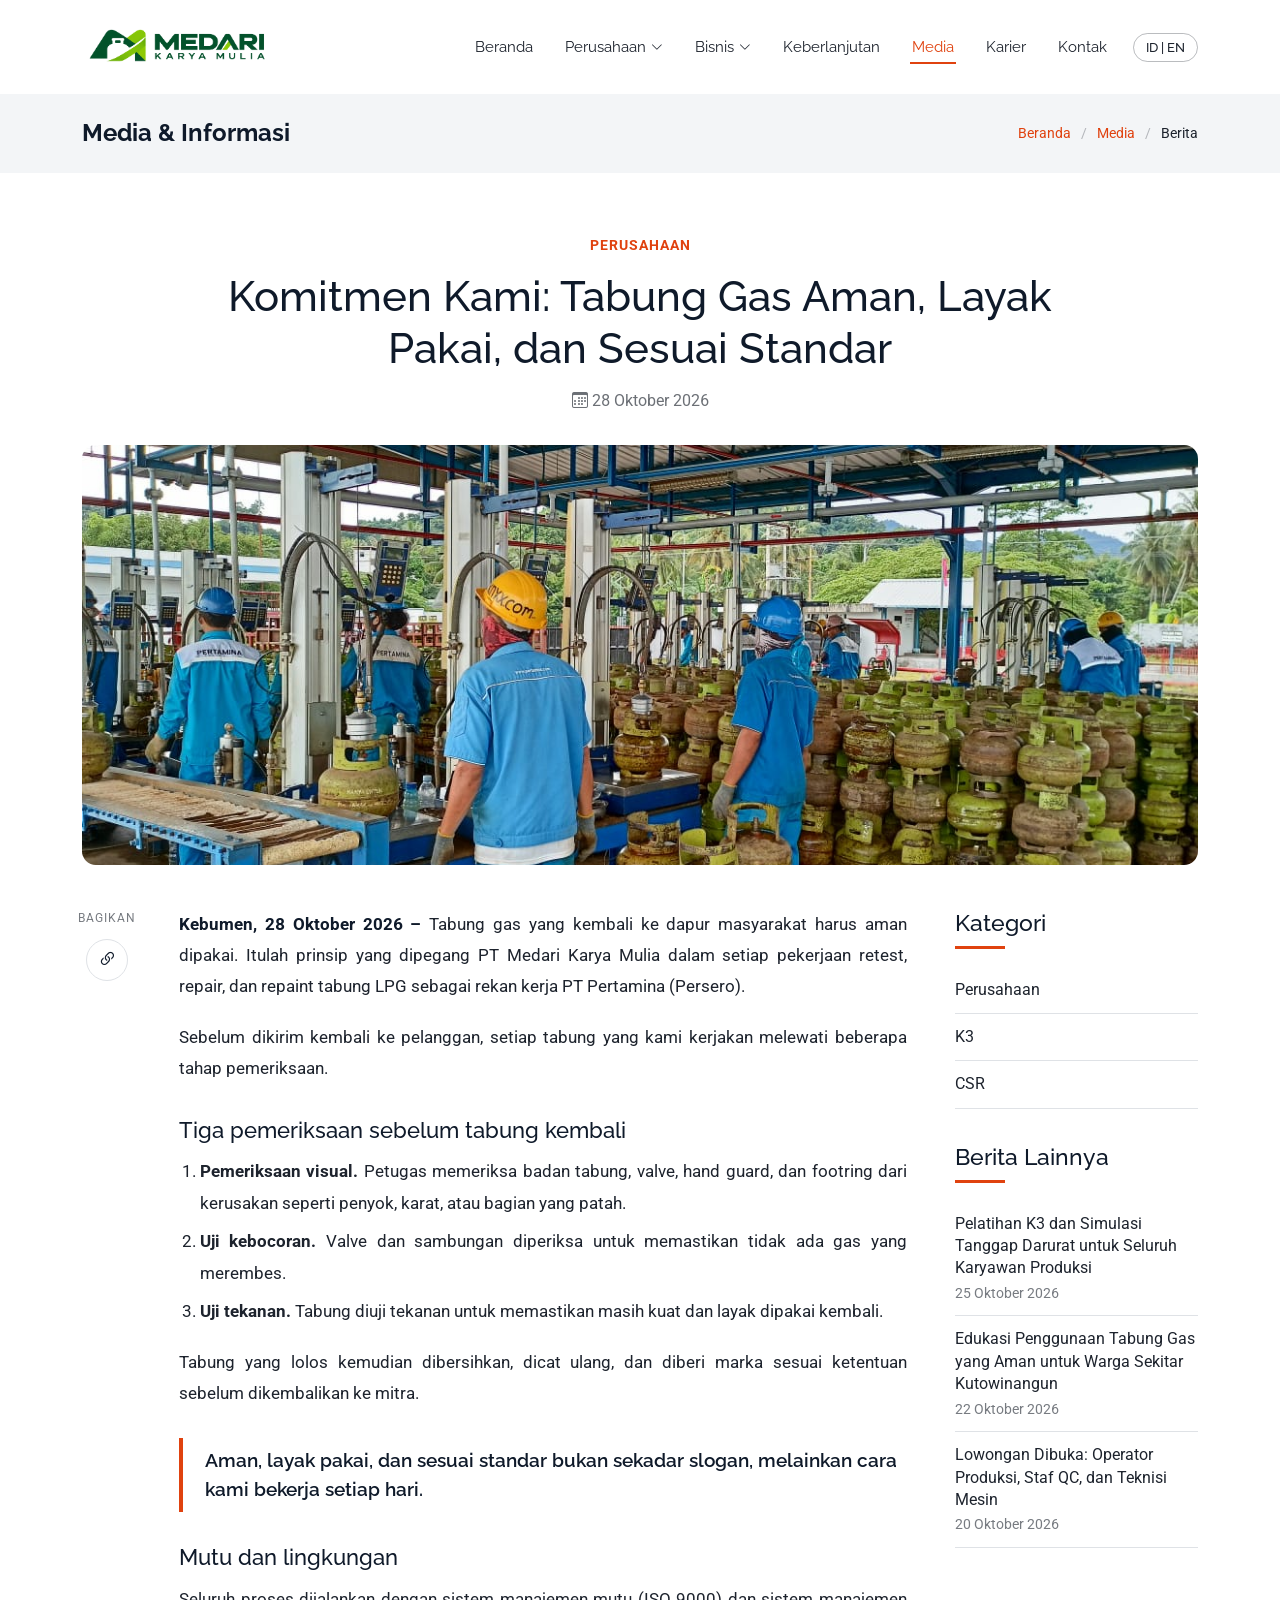
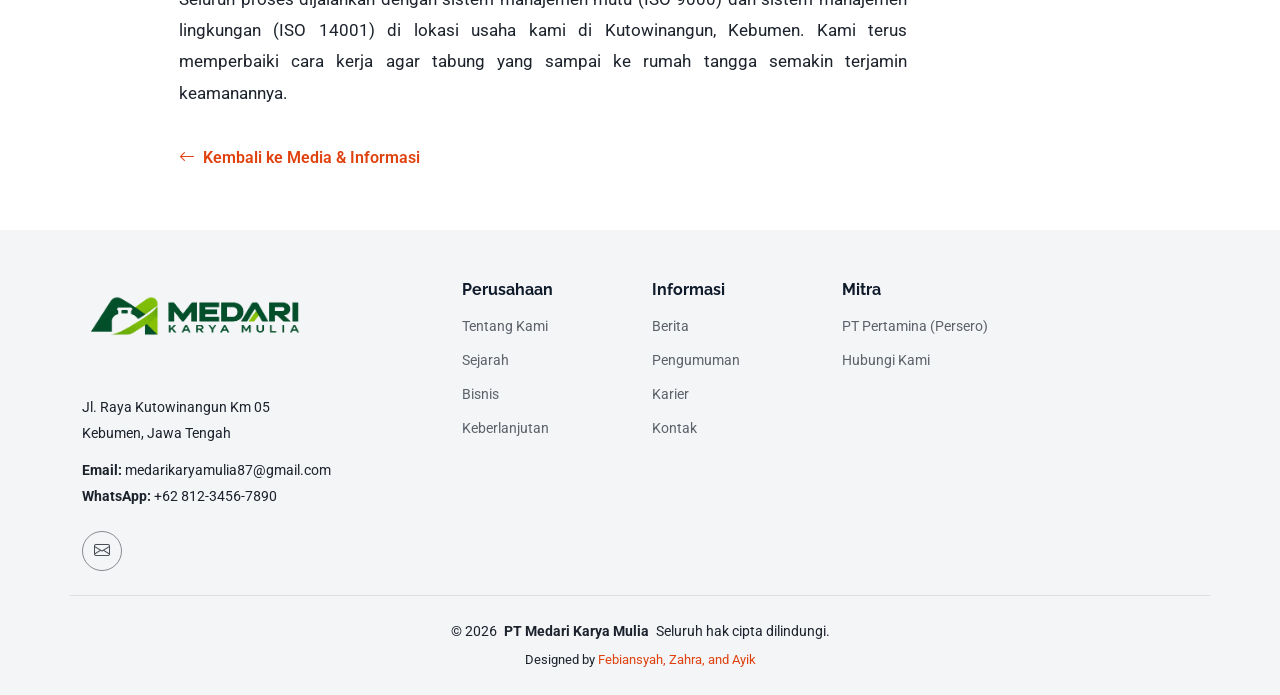
<file: berita-1.html>
<!DOCTYPE html>
<html lang="id">

<head>
  <meta charset="utf-8">
  <meta content="width=device-width, initial-scale=1.0" name="viewport">
  <title>Komitmen Kami: Tabung Gas Aman, Layak Pakai, dan Sesuai Standar - PT Medari Karya Mulia</title>
  <meta name="description" content="Komitmen PT Medari Karya Mulia menjaga tabung gas LPG tetap aman, layak pakai, dan sesuai standar.">

  <link href="assets/img/logo.png?v=2" rel="icon" type="image/png">
  <link href="assets/img/logo.png?v=2" rel="apple-touch-icon">

  <link href="https://fonts.googleapis.com" rel="preconnect">
  <link href="https://fonts.gstatic.com" rel="preconnect" crossorigin>
  <link href="https://fonts.googleapis.com/css2?family=Roboto:ital,wght@0,100;0,300;0,400;0,500;0,700;0,900;1,100;1,300;1,400;1,500;1,700;1,900&family=Montserrat:ital,wght@0,100;0,200;0,300;0,400;0,500;0,600;0,700;0,800;0,900;1,100;1,200;1,300;1,400;1,500;1,600;1,700;1,800;1,900&family=Raleway:ital,wght@0,100;0,200;0,300;0,400;0,500;0,600;0,700;0,800;0,900;1,100;1,200;1,300;1,400;1,500;1,600;1,700;1,800;1,900&display=swap" rel="stylesheet">

  <link href="assets/vendor/bootstrap/css/bootstrap.min.css" rel="stylesheet">
  <link href="assets/vendor/bootstrap-icons/bootstrap-icons.css" rel="stylesheet">
  <link href="assets/vendor/aos/aos.css" rel="stylesheet">
  <link href="assets/vendor/swiper/swiper-bundle.min.css" rel="stylesheet">
  <link href="assets/css/main.css" rel="stylesheet">
</head>

<body class="berita-page">

  <header id="header" class="header d-flex align-items-center sticky-top">
    <div class="container-fluid container-xl position-relative d-flex align-items-center">

      <a href="index.html" class="logo d-flex align-items-center me-auto">
        
          <img src="assets/img/logo-medari-karya-mulia.png" alt="PT Medari Karya Mulia" class="logo-img">
      </a>

      <nav id="navmenu" class="navmenu">
        <ul>
          <li><a href="index.html#hero"><span data-en="Home">Beranda</span></a></li>
          <li class="dropdown"><a href="index.html#about"><span data-en="Company">Perusahaan</span> <i class="bi bi-chevron-down toggle-dropdown"></i></a>
            <ul>
              <li><a href="index.html#about" data-en="About Us">Tentang Kami</a></li>
              <li><a href="index.html#history" data-en="History">Sejarah</a></li>
              <li><a href="index.html#team" data-en="Organization">Struktur Organisasi</a></li>
            </ul>
          </li>
          <li class="dropdown"><a href="index.html#services"><span data-en="Our Business">Bisnis</span> <i class="bi bi-chevron-down toggle-dropdown"></i></a>
            <ul>
              <li><a href="index.html#services">Retest</a></li>
              <li><a href="index.html#services">Repair</a></li>
              <li><a href="index.html#services">Repaint</a></li>
              <li><a href="index.html#how-we-work" data-en="Work Process">Alur Kerja</a></li>
            </ul>
          </li>
          <li><a href="index.html#sustainability"><span data-en="Sustainability">Keberlanjutan</span></a></li>
          <li><a href="index.html#media" class="active"><span data-en="Media">Media</span></a></li>
          <li><a href="index.html#careers"><span data-en="Careers">Karier</span></a></li>
          <li><a href="index.html#contact"><span data-en="Contact">Kontak</span></a></li>
        </ul>
        <i class="mobile-nav-toggle d-xl-none bi bi-list"></i>
      </nav>

      <button id="lang" class="btn-lang" type="button" aria-label="Ganti bahasa / Switch language">ID | EN</button>

    </div>
  </header>

  <main class="main">

    <!-- Page Title -->
    <div class="page-title light-background">
      <div class="container d-lg-flex justify-content-between align-items-center">
        <h1 class="mb-2 mb-lg-0" data-en="Media &amp;amp; Information">Media &amp; Informasi</h1>
        <nav class="breadcrumbs">
          <ol>
            <li><a href="index.html" data-en="Home">Beranda</a></li>
            <li><a href="index.html#media" data-en="Media">Media</a></li>
            <li class="current" data-en="News">Berita</li>
          </ol>
        </nav>
      </div>
    </div>

    <!-- Berita Detail -->
    <section id="berita-detail" class="berita-detail section">
      <div class="container" data-aos="fade-up">

        <div class="berita-head">
          <span class="berita-cat" data-en="Company">Perusahaan</span>
          <h2 class="berita-title" data-en="Our Commitment: Safe, Fit-for-Use Gas Cylinders That Meet Standards">Komitmen Kami: Tabung Gas Aman, Layak Pakai, dan Sesuai Standar</h2>
          <div class="berita-meta" data-en="&lt;i class=&quot;bi bi-calendar3&quot;&gt;&lt;/i&gt; October 28, 2026"><i class="bi bi-calendar3"></i> 28 Oktober 2026</div>
        </div>

        <img src="assets/img/komitmen-kami.jpeg" alt="Komitmen Kami: Tabung Gas Aman, Layak Pakai, dan Sesuai Standar" class="berita-hero">

        <div class="row g-4 g-lg-5">

          <div class="col-lg-1">
            <div class="berita-share">
              <span data-en="SHARE">BAGIKAN</span>
              <button type="button" class="js-copy" title="Salin tautan" aria-label="Salin tautan"><i class="bi bi-link-45deg"></i></button>
            </div>
          </div>

          <div class="col-lg-8">
            <article class="berita-body">

              <!-- ====== ISI BERITA MULAI ====== -->
              <p data-en="&lt;span class=&quot;dateline&quot;&gt;Kebumen, October 28, 2026 –&lt;/span&gt; A cylinder that returns to a household kitchen must be safe to use. That is the principle PT Medari Karya Mulia upholds in every LPG cylinder retest, repair, and repaint job as a partner of PT Pertamina (Persero)."><span class="dateline">Kebumen, 28 Oktober 2026 –</span> Tabung gas yang kembali ke dapur masyarakat harus aman dipakai. Itulah prinsip yang dipegang PT Medari Karya Mulia dalam setiap pekerjaan retest, repair, dan repaint tabung LPG sebagai rekan kerja PT Pertamina (Persero).</p>
              <p data-en="Before being sent back to customers, every cylinder we work on goes through several inspection stages.">Sebelum dikirim kembali ke pelanggan, setiap tabung yang kami kerjakan melewati beberapa tahap pemeriksaan.</p>
              <h3 data-en="Three checks before a cylinder goes back">Tiga pemeriksaan sebelum tabung kembali</h3>
              <ol>
              <li data-en="&lt;b&gt;Visual inspection.&lt;/b&gt; Staff check the cylinder body, valve, hand guard, and footring for damage such as dents, rust, or broken parts."><b>Pemeriksaan visual.</b> Petugas memeriksa badan tabung, valve, hand guard, dan footring dari kerusakan seperti penyok, karat, atau bagian yang patah.</li>
              <li data-en="&lt;b&gt;Leak test.&lt;/b&gt; The valve and joints are checked to make sure no gas seeps out."><b>Uji kebocoran.</b> Valve dan sambungan diperiksa untuk memastikan tidak ada gas yang merembes.</li>
              <li data-en="&lt;b&gt;Pressure test.&lt;/b&gt; The cylinder is pressure tested to make sure it is still strong and fit for reuse."><b>Uji tekanan.</b> Tabung diuji tekanan untuk memastikan masih kuat dan layak dipakai kembali.</li>
              </ol>
              <p data-en="Cylinders that pass are then cleaned, repainted, and marked as required before being returned to our partner.">Tabung yang lolos kemudian dibersihkan, dicat ulang, dan diberi marka sesuai ketentuan sebelum dikembalikan ke mitra.</p>
              <blockquote data-en="Safe, fit for use, and up to standard is not just a slogan, but the way we work every day.">Aman, layak pakai, dan sesuai standar bukan sekadar slogan, melainkan cara kami bekerja setiap hari.</blockquote>
              <h3 data-en="Quality and environment">Mutu dan lingkungan</h3>
              <p data-en="The whole process runs under a quality management system (ISO 9000) and an environmental management system (ISO 14001) at our site in Kutowinangun, Kebumen. We keep improving how we work so that the cylinders reaching households are ever safer.">Seluruh proses dijalankan dengan sistem manajemen mutu (ISO 9000) dan sistem manajemen lingkungan (ISO 14001) di lokasi usaha kami di Kutowinangun, Kebumen. Kami terus memperbaiki cara kerja agar tabung yang sampai ke rumah tangga semakin terjamin keamanannya.</p>
              <!-- ====== ISI BERITA SELESAI ====== -->

            </article>
            <a href="index.html#media" class="berita-back" data-en="&lt;i class=&quot;bi bi-arrow-left&quot;&gt;&lt;/i&gt; Back to Media &amp;amp; Information"><i class="bi bi-arrow-left"></i> Kembali ke Media &amp; Informasi</a>
          </div>

          <div class="col-lg-3">
            <aside class="berita-side">
              <h4 data-en="Categories">Kategori</h4>
              <ul>
                <li><a href="index.html#media" data-en="Company">Perusahaan</a></li>
                <li><a href="index.html#media">K3</a></li>
                <li><a href="index.html#media">CSR</a></li>
              </ul>
              <h4 data-en="More News">Berita Lainnya</h4>
              <ul>
                <li><a href="berita-2.html" data-en="K3 Training and Emergency Response Drill for All Production Employees&lt;small&gt;October 25, 2026&lt;/small&gt;">Pelatihan K3 dan Simulasi Tanggap Darurat untuk Seluruh Karyawan Produksi<small>25 Oktober 2026</small></a></li>
                <li><a href="berita-3.html" data-en="Safe Gas Cylinder Use Education for Residents Around Kutowinangun&lt;small&gt;October 22, 2026&lt;/small&gt;">Edukasi Penggunaan Tabung Gas yang Aman untuk Warga Sekitar Kutowinangun<small>22 Oktober 2026</small></a></li>
                <li><a href="berita-4.html" data-en="Job Openings: Production Operator, QC Staff, and Machine Technician&lt;small&gt;October 20, 2026&lt;/small&gt;">Lowongan Dibuka: Operator Produksi, Staf QC, dan Teknisi Mesin<small>20 Oktober 2026</small></a></li>
              </ul>
            </aside>
          </div>

        </div>
      </div>
    </section>

  </main>

  <footer id="footer" class="footer position-relative light-background">

    <div class="container footer-top">
      <div class="row gy-4">
        <div class="col-lg-4 col-md-6 footer-about">
          <a href="index.html" class="logo d-flex align-items-center">
            
              <img src="assets/img/logo-medari-karya-mulia.png" alt="PT Medari Karya Mulia" class="logo-img">
          </a>
          <div class="footer-contact pt-3">
            <p>Jl. Raya Kutowinangun Km 05</p>
            <p>Kebumen, Jawa Tengah</p>
            <p class="mt-3"><strong>Email:</strong> <span id="f-em"></span></p>
            <p><strong>WhatsApp:</strong> <span id="f-wa"></span></p>
          </div>
          <div class="social-links d-flex mt-4">
            <a id="f-mail" href="#" aria-label="Email"><i class="bi bi-envelope"></i></a>
          </div>
        </div>

        <div class="col-lg-2 col-md-3 footer-links">
          <h4 data-en="Company">Perusahaan</h4>
          <ul>
            <li><a href="index.html#about" data-en="About Us">Tentang Kami</a></li>
            <li><a href="index.html#history" data-en="History">Sejarah</a></li>
            <li><a href="index.html#services" data-en="Our Business">Bisnis</a></li>
            <li><a href="index.html#sustainability" data-en="Sustainability">Keberlanjutan</a></li>
          </ul>
        </div>

        <div class="col-lg-2 col-md-3 footer-links">
          <h4 data-en="Information">Informasi</h4>
          <ul>
            <li><a href="index.html#media" data-en="News">Berita</a></li>
            <li><a href="index.html#media" data-en="Announcements">Pengumuman</a></li>
            <li><a href="index.html#careers" data-en="Careers">Karier</a></li>
            <li><a href="index.html#contact" data-en="Contact">Kontak</a></li>
          </ul>
        </div>

        <div class="col-lg-4 col-md-6 footer-links">
          <h4 data-en="Partner">Mitra</h4>
          <ul>
            <li><a href="https://www.pertamina.com/id" target="_blank" rel="noopener">PT Pertamina (Persero)</a></li>
            <li><a href="index.html#contact" data-en="Contact Us">Hubungi Kami</a></li>
          </ul>
        </div>
      </div>
    </div>

    <div class="container copyright text-center mt-4">
      <p>© <span>2026</span> <strong class="px-1 sitename">PT Medari Karya Mulia</strong> <span data-en="All Rights Reserved">Seluruh hak cipta dilindungi.</span></p>
      <div class="credits">Designed by <span class="credit-names">Febiansyah, Zahra, and Ayik</span></div>

  </footer>


  <script src="assets/vendor/bootstrap/js/bootstrap.bundle.min.js"></script>
  <script src="assets/vendor/aos/aos.js"></script>
  <script src="assets/vendor/purecounter/purecounter_vanilla.js"></script>
  <script src="assets/vendor/swiper/swiper-bundle.min.js"></script>
  <script src="assets/js/main.js"></script>

</body>

</html>
</file>
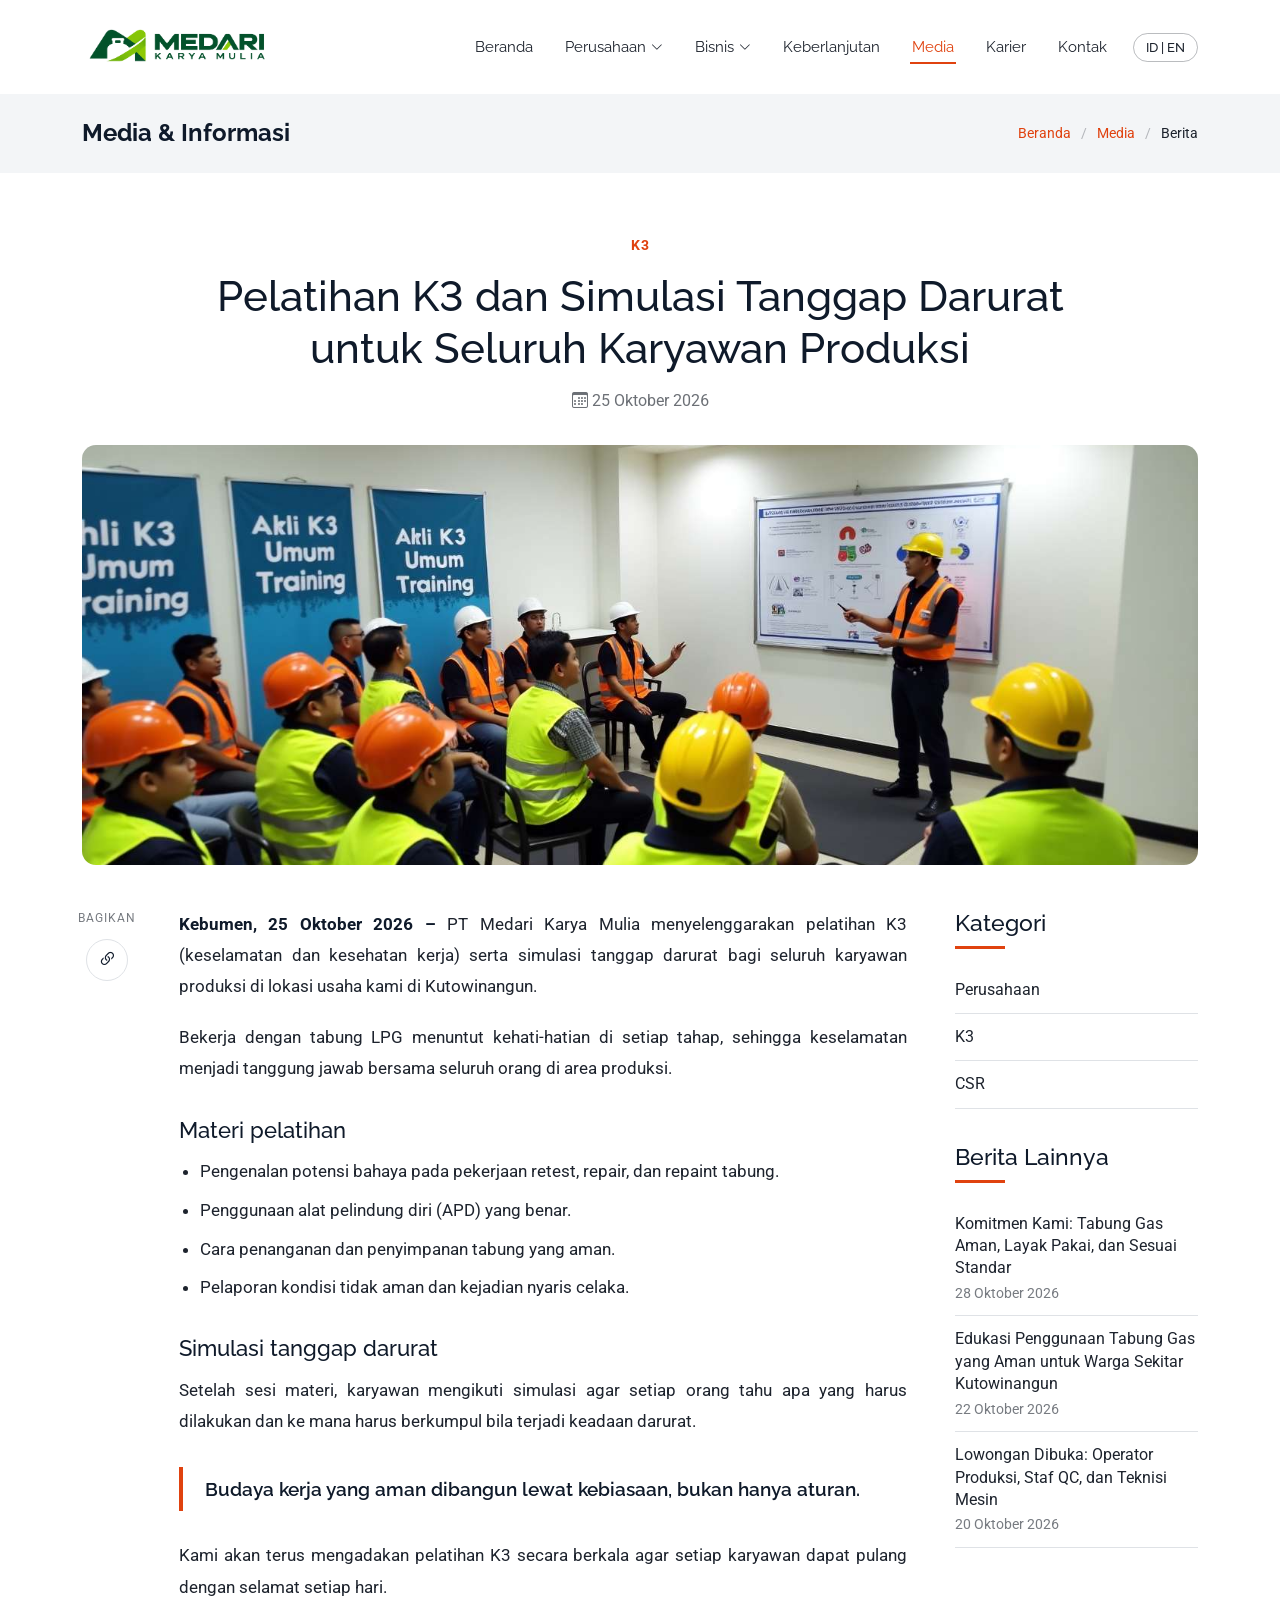
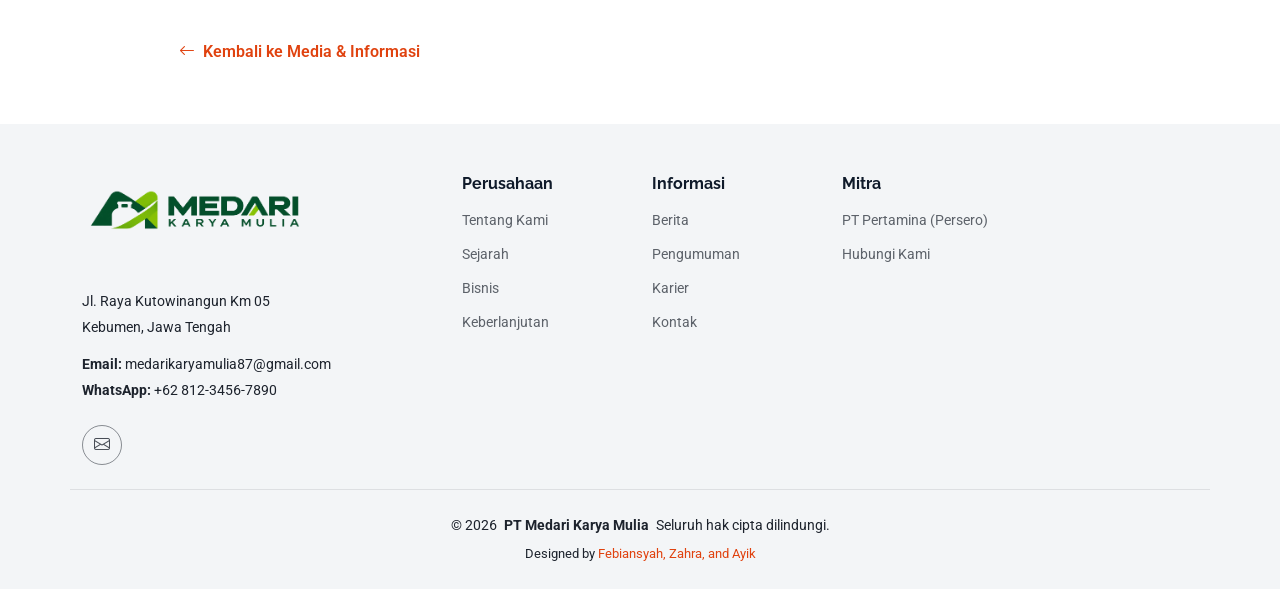
<file: berita-2.html>
<!DOCTYPE html>
<html lang="id">

<head>
  <meta charset="utf-8">
  <meta content="width=device-width, initial-scale=1.0" name="viewport">
  <title>Pelatihan K3 dan Simulasi Tanggap Darurat untuk Seluruh Karyawan Produksi - PT Medari Karya Mulia</title>
  <meta name="description" content="Pelatihan K3 dan simulasi tanggap darurat untuk karyawan produksi PT Medari Karya Mulia.">

  <link href="assets/img/logo.png?v=2" rel="icon" type="image/png">
  <link href="assets/img/logo.png?v=2" rel="apple-touch-icon">

  <link href="https://fonts.googleapis.com" rel="preconnect">
  <link href="https://fonts.gstatic.com" rel="preconnect" crossorigin>
  <link href="https://fonts.googleapis.com/css2?family=Roboto:ital,wght@0,100;0,300;0,400;0,500;0,700;0,900;1,100;1,300;1,400;1,500;1,700;1,900&family=Montserrat:ital,wght@0,100;0,200;0,300;0,400;0,500;0,600;0,700;0,800;0,900;1,100;1,200;1,300;1,400;1,500;1,600;1,700;1,800;1,900&family=Raleway:ital,wght@0,100;0,200;0,300;0,400;0,500;0,600;0,700;0,800;0,900;1,100;1,200;1,300;1,400;1,500;1,600;1,700;1,800;1,900&display=swap" rel="stylesheet">

  <link href="assets/vendor/bootstrap/css/bootstrap.min.css" rel="stylesheet">
  <link href="assets/vendor/bootstrap-icons/bootstrap-icons.css" rel="stylesheet">
  <link href="assets/vendor/aos/aos.css" rel="stylesheet">
  <link href="assets/vendor/swiper/swiper-bundle.min.css" rel="stylesheet">
  <link href="assets/css/main.css" rel="stylesheet">
</head>

<body class="berita-page">
  <!-- ===== BERITA 2: Pelatihan K3 dan Simulasi Tanggap Darurat ===== -->

  <header id="header" class="header d-flex align-items-center sticky-top">
    <div class="container-fluid container-xl position-relative d-flex align-items-center">

      <a href="index.html" class="logo d-flex align-items-center me-auto">
        
          <img src="assets/img/logo-medari-karya-mulia.png" alt="PT Medari Karya Mulia" class="logo-img">
      </a>

      <nav id="navmenu" class="navmenu">
        <ul>
          <li><a href="index.html#hero"><span data-en="Home">Beranda</span></a></li>
          <li class="dropdown"><a href="index.html#about"><span data-en="Company">Perusahaan</span> <i class="bi bi-chevron-down toggle-dropdown"></i></a>
            <ul>
              <li><a href="index.html#about" data-en="About Us">Tentang Kami</a></li>
              <li><a href="index.html#history" data-en="History">Sejarah</a></li>
              <li><a href="index.html#team" data-en="Organization">Struktur Organisasi</a></li>
            </ul>
          </li>
          <li class="dropdown"><a href="index.html#services"><span data-en="Our Business">Bisnis</span> <i class="bi bi-chevron-down toggle-dropdown"></i></a>
            <ul>
              <li><a href="index.html#services">Retest</a></li>
              <li><a href="index.html#services">Repair</a></li>
              <li><a href="index.html#services">Repaint</a></li>
              <li><a href="index.html#how-we-work" data-en="Work Process">Alur Kerja</a></li>
            </ul>
          </li>
          <li><a href="index.html#sustainability"><span data-en="Sustainability">Keberlanjutan</span></a></li>
          <li><a href="index.html#media" class="active"><span data-en="Media">Media</span></a></li>
          <li><a href="index.html#careers"><span data-en="Careers">Karier</span></a></li>
          <li><a href="index.html#contact"><span data-en="Contact">Kontak</span></a></li>
        </ul>
        <i class="mobile-nav-toggle d-xl-none bi bi-list"></i>
      </nav>

      <button id="lang" class="btn-lang" type="button" aria-label="Ganti bahasa / Switch language">ID | EN</button>

    </div>
  </header>

  <main class="main">

    <div class="page-title light-background">
      <div class="container d-lg-flex justify-content-between align-items-center">
        <h1 class="mb-2 mb-lg-0" data-en="Media &amp;amp; Information">Media &amp; Informasi</h1>
        <nav class="breadcrumbs">
          <ol>
            <li><a href="index.html" data-en="Home">Beranda</a></li>
            <li><a href="index.html#media" data-en="Media">Media</a></li>
            <li class="current" data-en="News">Berita</li>
          </ol>
        </nav>
      </div>
    </div>

    <section id="berita-detail" class="berita-detail section">
      <div class="container" data-aos="fade-up">

        <div class="berita-head">
          <span class="berita-cat" data-en="K3">K3</span>
          <h2 class="berita-title" data-en="K3 Training and Emergency Response Drill for All Production Employees">Pelatihan K3 dan Simulasi Tanggap Darurat untuk Seluruh Karyawan Produksi</h2>
          <div class="berita-meta" data-en="&lt;i class=&quot;bi bi-calendar3&quot;&gt;&lt;/i&gt; October 25, 2026"><i class="bi bi-calendar3"></i> 25 Oktober 2026</div>
        </div>

        <img src="assets/img/pelatihan-k3.jpg" alt="Pelatihan K3 dan Simulasi Tanggap Darurat" class="berita-hero">

        <div class="row g-4 g-lg-5">

          <div class="col-lg-1">
            <div class="berita-share">
              <span data-en="SHARE">BAGIKAN</span>
              <button type="button" class="js-copy" title="Salin tautan" aria-label="Salin tautan"><i class="bi bi-link-45deg"></i></button>
            </div>
          </div>

          <div class="col-lg-8">
            <article class="berita-body">
              <!-- ====== ISI BERITA MULAI ====== -->
              <p data-en="&lt;span class=&quot;dateline&quot;&gt;Kebumen, October 25, 2026 –&lt;/span&gt; PT Medari Karya Mulia held K3 (occupational health and safety) training and an emergency response drill for all production employees at our site in Kutowinangun."><span class="dateline">Kebumen, 25 Oktober 2026 –</span> PT Medari Karya Mulia menyelenggarakan pelatihan K3 (keselamatan dan kesehatan kerja) serta simulasi tanggap darurat bagi seluruh karyawan produksi di lokasi usaha kami di Kutowinangun.</p>
              <p data-en="Working with LPG cylinders calls for care at every step, so safety is a shared responsibility of everyone on the production floor.">Bekerja dengan tabung LPG menuntut kehati-hatian di setiap tahap, sehingga keselamatan menjadi tanggung jawab bersama seluruh orang di area produksi.</p>
              <h3 data-en="What the training covered">Materi pelatihan</h3>
              <ul>
              <li data-en="Hazard awareness in cylinder retest, repair, and repaint work.">Pengenalan potensi bahaya pada pekerjaan retest, repair, dan repaint tabung.</li>
              <li data-en="Correct use of personal protective equipment (PPE).">Penggunaan alat pelindung diri (APD) yang benar.</li>
              <li data-en="Safe handling and storage of cylinders.">Cara penanganan dan penyimpanan tabung yang aman.</li>
              <li data-en="Reporting unsafe conditions and near misses.">Pelaporan kondisi tidak aman dan kejadian nyaris celaka.</li>
              </ul>
              <h3 data-en="Emergency response drill">Simulasi tanggap darurat</h3>
              <p data-en="After the classroom session, employees took part in a drill so that everyone knows what to do and where to gather if an emergency happens.">Setelah sesi materi, karyawan mengikuti simulasi agar setiap orang tahu apa yang harus dilakukan dan ke mana harus berkumpul bila terjadi keadaan darurat.</p>
              <blockquote data-en="A safe work culture is built through habit, not only rules.">Budaya kerja yang aman dibangun lewat kebiasaan, bukan hanya aturan.</blockquote>
              <p data-en="We will keep holding K3 training regularly so that every employee goes home safely every day.">Kami akan terus mengadakan pelatihan K3 secara berkala agar setiap karyawan dapat pulang dengan selamat setiap hari.</p>
              <!-- ====== ISI BERITA SELESAI ====== -->

            </article>
            <a href="index.html#media" class="berita-back" data-en="&lt;i class=&quot;bi bi-arrow-left&quot;&gt;&lt;/i&gt; Back to Media &amp;amp; Information"><i class="bi bi-arrow-left"></i> Kembali ke Media &amp; Informasi</a>
          </div>

          <div class="col-lg-3">
            <aside class="berita-side">
              <h4 data-en="Categories">Kategori</h4>
              <ul>
                <li><a href="index.html#media" data-en="Company">Perusahaan</a></li>
                <li><a href="index.html#media">K3</a></li>
                <li><a href="index.html#media">CSR</a></li>
              </ul>
              <h4 data-en="More News">Berita Lainnya</h4>
              <ul>
                <li><a href="berita-1.html" data-en="Our Commitment: Safe, Fit-for-Use Gas Cylinders That Meet Standards&lt;small&gt;October 28, 2026&lt;/small&gt;">Komitmen Kami: Tabung Gas Aman, Layak Pakai, dan Sesuai Standar<small>28 Oktober 2026</small></a></li>
                <li><a href="berita-3.html" data-en="Safe Gas Cylinder Use Education for Residents Around Kutowinangun&lt;small&gt;October 22, 2026&lt;/small&gt;">Edukasi Penggunaan Tabung Gas yang Aman untuk Warga Sekitar Kutowinangun<small>22 Oktober 2026</small></a></li>
                <li><a href="berita-4.html" data-en="Job Openings: Production Operator, QC Staff, and Machine Technician&lt;small&gt;October 20, 2026&lt;/small&gt;">Lowongan Dibuka: Operator Produksi, Staf QC, dan Teknisi Mesin<small>20 Oktober 2026</small></a></li>
              </ul>
            </aside>
          </div>

        </div>
      </div>
    </section>

  </main>

  <footer id="footer" class="footer position-relative light-background">

    <div class="container footer-top">
      <div class="row gy-4">
        <div class="col-lg-4 col-md-6 footer-about">
          <a href="index.html" class="logo d-flex align-items-center">
            
              <img src="assets/img/logo-medari-karya-mulia.png" alt="PT Medari Karya Mulia" class="logo-img">
          </a>
          <div class="footer-contact pt-3">
            <p>Jl. Raya Kutowinangun Km 05</p>
            <p>Kebumen, Jawa Tengah</p>
            <p class="mt-3"><strong>Email:</strong> <span id="f-em"></span></p>
            <p><strong>WhatsApp:</strong> <span id="f-wa"></span></p>
          </div>
          <div class="social-links d-flex mt-4">
            <a id="f-mail" href="#" aria-label="Email"><i class="bi bi-envelope"></i></a>
          </div>
        </div>

        <div class="col-lg-2 col-md-3 footer-links">
          <h4 data-en="Company">Perusahaan</h4>
          <ul>
            <li><a href="index.html#about" data-en="About Us">Tentang Kami</a></li>
            <li><a href="index.html#history" data-en="History">Sejarah</a></li>
            <li><a href="index.html#services" data-en="Our Business">Bisnis</a></li>
            <li><a href="index.html#sustainability" data-en="Sustainability">Keberlanjutan</a></li>
          </ul>
        </div>

        <div class="col-lg-2 col-md-3 footer-links">
          <h4 data-en="Information">Informasi</h4>
          <ul>
            <li><a href="index.html#media" data-en="News">Berita</a></li>
            <li><a href="index.html#media" data-en="Announcements">Pengumuman</a></li>
            <li><a href="index.html#careers" data-en="Careers">Karier</a></li>
            <li><a href="index.html#contact" data-en="Contact">Kontak</a></li>
          </ul>
        </div>

        <div class="col-lg-4 col-md-6 footer-links">
          <h4 data-en="Partner">Mitra</h4>
          <ul>
            <li><a href="https://www.pertamina.com/id" target="_blank" rel="noopener">PT Pertamina (Persero)</a></li>
            <li><a href="index.html#contact" data-en="Contact Us">Hubungi Kami</a></li>
          </ul>
        </div>
      </div>
    </div>

    <div class="container copyright text-center mt-4">
      <p>© <span>2026</span> <strong class="px-1 sitename">PT Medari Karya Mulia</strong> <span data-en="All Rights Reserved">Seluruh hak cipta dilindungi.</span></p>
      <div class="credits">Designed by <span class="credit-names">Febiansyah, Zahra, and Ayik</span></div>

  </footer>

  

  <script src="assets/vendor/bootstrap/js/bootstrap.bundle.min.js"></script>
  <script src="assets/vendor/aos/aos.js"></script>
  <script src="assets/vendor/purecounter/purecounter_vanilla.js"></script>
  <script src="assets/vendor/swiper/swiper-bundle.min.js"></script>
  <script src="assets/js/main.js"></script>

</body>

</html>
</file>
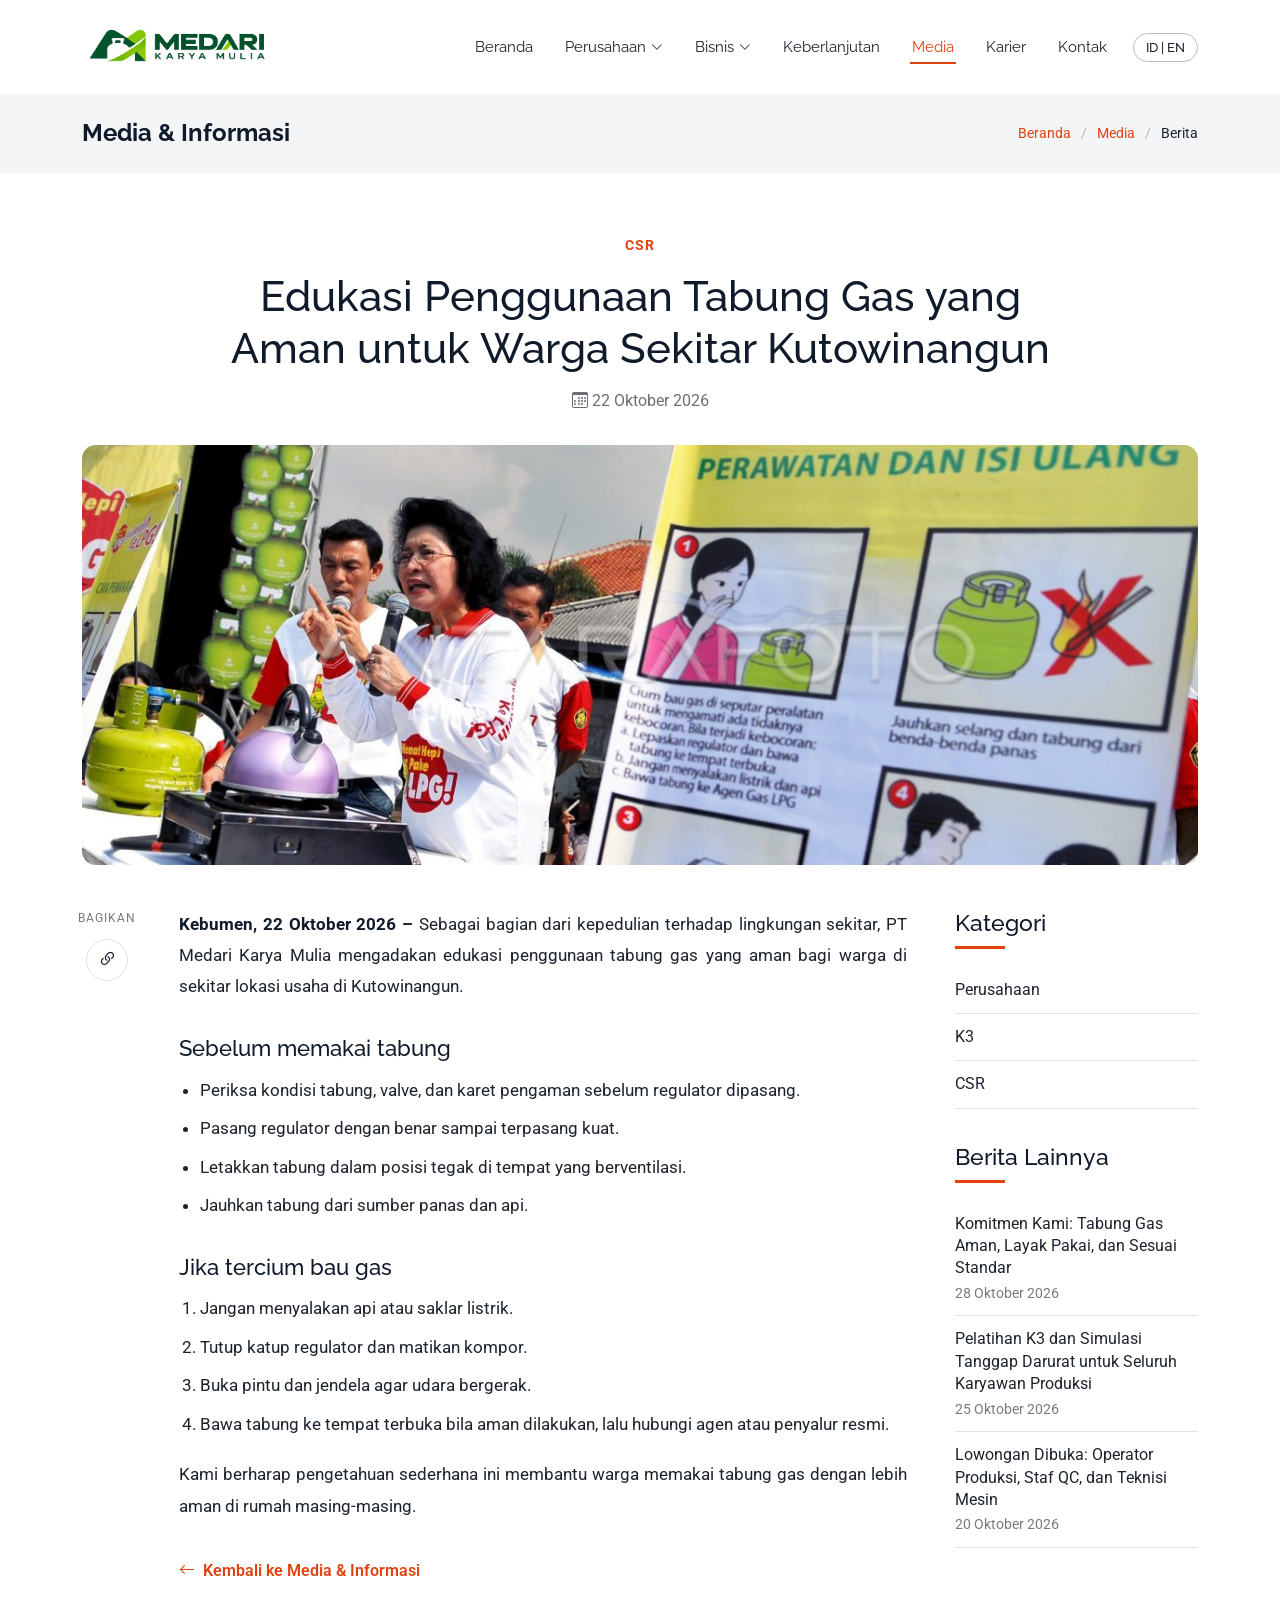
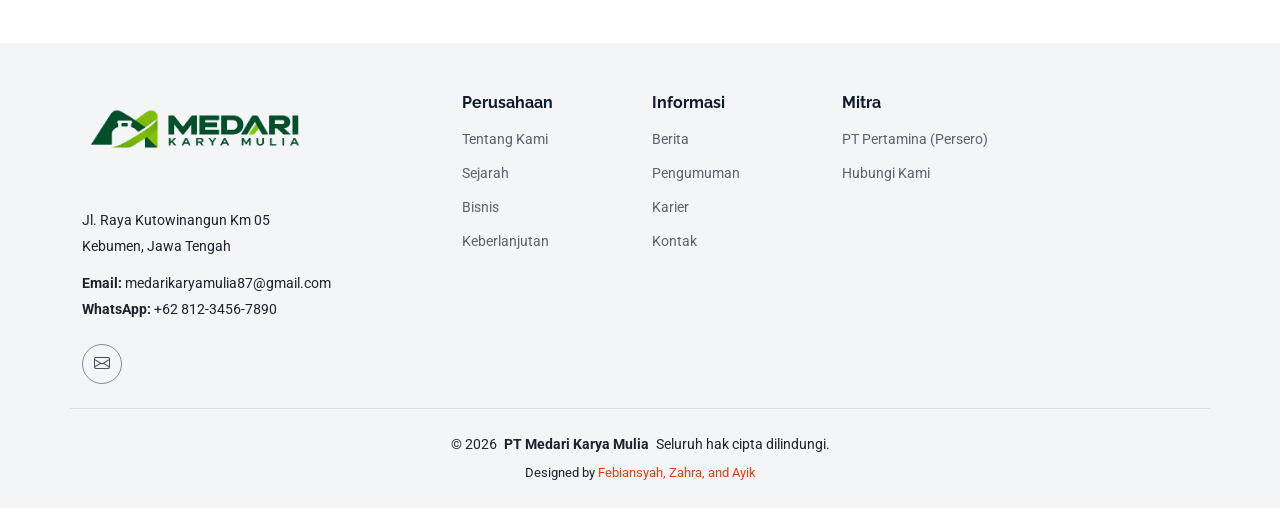
<file: berita-3.html>
<!DOCTYPE html>
<html lang="id">

<head>
  <meta charset="utf-8">
  <meta content="width=device-width, initial-scale=1.0" name="viewport">
  <title>Edukasi Penggunaan Tabung Gas yang Aman untuk Warga Sekitar Kutowinangun - PT Medari Karya Mulia</title>
  <meta name="description" content="Edukasi penggunaan tabung gas yang aman untuk warga sekitar Kutowinangun oleh PT Medari Karya Mulia.">

  <link href="assets/img/logo.png?v=2" rel="icon" type="image/png">
  <link href="assets/img/logo.png?v=2" rel="apple-touch-icon">

  <link href="https://fonts.googleapis.com" rel="preconnect">
  <link href="https://fonts.gstatic.com" rel="preconnect" crossorigin>
  <link href="https://fonts.googleapis.com/css2?family=Roboto:ital,wght@0,100;0,300;0,400;0,500;0,700;0,900;1,100;1,300;1,400;1,500;1,700;1,900&family=Montserrat:ital,wght@0,100;0,200;0,300;0,400;0,500;0,600;0,700;0,800;0,900;1,100;1,200;1,300;1,400;1,500;1,600;1,700;1,800;1,900&family=Raleway:ital,wght@0,100;0,200;0,300;0,400;0,500;0,600;0,700;0,800;0,900;1,100;1,200;1,300;1,400;1,500;1,600;1,700;1,800;1,900&display=swap" rel="stylesheet">

  <link href="assets/vendor/bootstrap/css/bootstrap.min.css" rel="stylesheet">
  <link href="assets/vendor/bootstrap-icons/bootstrap-icons.css" rel="stylesheet">
  <link href="assets/vendor/aos/aos.css" rel="stylesheet">
  <link href="assets/vendor/swiper/swiper-bundle.min.css" rel="stylesheet">
  <link href="assets/css/main.css" rel="stylesheet">
</head>

<body class="berita-page">
  <!-- ===== BERITA 3: Edukasi Penggunaan Tabung Gas yang Aman ===== -->

  <header id="header" class="header d-flex align-items-center sticky-top">
    <div class="container-fluid container-xl position-relative d-flex align-items-center">

      <a href="index.html" class="logo d-flex align-items-center me-auto">
        
          <img src="assets/img/logo-medari-karya-mulia.png" alt="PT Medari Karya Mulia" class="logo-img">
      </a>

      <nav id="navmenu" class="navmenu">
        <ul>
          <li><a href="index.html#hero"><span data-en="Home">Beranda</span></a></li>
          <li class="dropdown"><a href="index.html#about"><span data-en="Company">Perusahaan</span> <i class="bi bi-chevron-down toggle-dropdown"></i></a>
            <ul>
              <li><a href="index.html#about" data-en="About Us">Tentang Kami</a></li>
              <li><a href="index.html#history" data-en="History">Sejarah</a></li>
              <li><a href="index.html#team" data-en="Organization">Struktur Organisasi</a></li>
            </ul>
          </li>
          <li class="dropdown"><a href="index.html#services"><span data-en="Our Business">Bisnis</span> <i class="bi bi-chevron-down toggle-dropdown"></i></a>
            <ul>
              <li><a href="index.html#services">Retest</a></li>
              <li><a href="index.html#services">Repair</a></li>
              <li><a href="index.html#services">Repaint</a></li>
              <li><a href="index.html#how-we-work" data-en="Work Process">Alur Kerja</a></li>
            </ul>
          </li>
          <li><a href="index.html#sustainability"><span data-en="Sustainability">Keberlanjutan</span></a></li>
          <li><a href="index.html#media" class="active"><span data-en="Media">Media</span></a></li>
          <li><a href="index.html#careers"><span data-en="Careers">Karier</span></a></li>
          <li><a href="index.html#contact"><span data-en="Contact">Kontak</span></a></li>
        </ul>
        <i class="mobile-nav-toggle d-xl-none bi bi-list"></i>
      </nav>

      <button id="lang" class="btn-lang" type="button" aria-label="Ganti bahasa / Switch language">ID | EN</button>

    </div>
  </header>

  <main class="main">

    <div class="page-title light-background">
      <div class="container d-lg-flex justify-content-between align-items-center">
        <h1 class="mb-2 mb-lg-0" data-en="Media &amp;amp; Information">Media &amp; Informasi</h1>
        <nav class="breadcrumbs">
          <ol>
            <li><a href="index.html" data-en="Home">Beranda</a></li>
            <li><a href="index.html#media" data-en="Media">Media</a></li>
            <li class="current" data-en="News">Berita</li>
          </ol>
        </nav>
      </div>
    </div>

    <section id="berita-detail" class="berita-detail section">
      <div class="container" data-aos="fade-up">

        <div class="berita-head">
          <span class="berita-cat" data-en="CSR">CSR</span>
          <h2 class="berita-title" data-en="Safe Gas Cylinder Use Education for Residents Around Kutowinangun">Edukasi Penggunaan Tabung Gas yang Aman untuk Warga Sekitar Kutowinangun</h2>
          <div class="berita-meta" data-en="&lt;i class=&quot;bi bi-calendar3&quot;&gt;&lt;/i&gt; October 22, 2026"><i class="bi bi-calendar3"></i> 22 Oktober 2026</div>
        </div>

        <img src="assets/img/sosialisasi-penggunaan-gas-lpg.jpg" alt="Edukasi Penggunaan Tabung Gas yang Aman" class="berita-hero">

        <div class="row g-4 g-lg-5">

          <div class="col-lg-1">
            <div class="berita-share">
              <span data-en="SHARE">BAGIKAN</span>
              <button type="button" class="js-copy" title="Salin tautan" aria-label="Salin tautan"><i class="bi bi-link-45deg"></i></button>
            </div>
          </div>

          <div class="col-lg-8">
            <article class="berita-body">
              <!-- ====== ISI BERITA MULAI ====== -->
              <p data-en="&lt;span class=&quot;dateline&quot;&gt;Kebumen, October 22, 2026 –&lt;/span&gt; As part of our care for the surrounding community, PT Medari Karya Mulia held an education session on safe LPG cylinder use for residents around our site in Kutowinangun."><span class="dateline">Kebumen, 22 Oktober 2026 –</span> Sebagai bagian dari kepedulian terhadap lingkungan sekitar, PT Medari Karya Mulia mengadakan edukasi penggunaan tabung gas yang aman bagi warga di sekitar lokasi usaha di Kutowinangun.</p>
              <h3 data-en="Before using a cylinder">Sebelum memakai tabung</h3>
              <ul>
              <li data-en="Check the condition of the cylinder, valve, and safety rubber seal before attaching the regulator.">Periksa kondisi tabung, valve, dan karet pengaman sebelum regulator dipasang.</li>
              <li data-en="Attach the regulator properly until it is firmly seated.">Pasang regulator dengan benar sampai terpasang kuat.</li>
              <li data-en="Keep the cylinder upright in a well-ventilated place.">Letakkan tabung dalam posisi tegak di tempat yang berventilasi.</li>
              <li data-en="Keep the cylinder away from heat sources and open flames.">Jauhkan tabung dari sumber panas dan api.</li>
              </ul>
              <h3 data-en="If you smell gas">Jika tercium bau gas</h3>
              <ol>
              <li data-en="Do not light a flame or flip any electrical switch.">Jangan menyalakan api atau saklar listrik.</li>
              <li data-en="Close the regulator valve and turn off the stove.">Tutup katup regulator dan matikan kompor.</li>
              <li data-en="Open doors and windows to let air circulate.">Buka pintu dan jendela agar udara bergerak.</li>
              <li data-en="Move the cylinder to an open area if it is safe to do so, then contact your official agent or distributor.">Bawa tabung ke tempat terbuka bila aman dilakukan, lalu hubungi agen atau penyalur resmi.</li>
              </ol>
              <p data-en="We hope this simple knowledge helps residents use gas cylinders more safely at home.">Kami berharap pengetahuan sederhana ini membantu warga memakai tabung gas dengan lebih aman di rumah masing-masing.</p>
              <!-- ====== ISI BERITA SELESAI ====== -->

            </article>
            <a href="index.html#media" class="berita-back" data-en="&lt;i class=&quot;bi bi-arrow-left&quot;&gt;&lt;/i&gt; Back to Media &amp;amp; Information"><i class="bi bi-arrow-left"></i> Kembali ke Media &amp; Informasi</a>
          </div>

          <div class="col-lg-3">
            <aside class="berita-side">
              <h4 data-en="Categories">Kategori</h4>
              <ul>
                <li><a href="index.html#media" data-en="Company">Perusahaan</a></li>
                <li><a href="index.html#media">K3</a></li>
                <li><a href="index.html#media">CSR</a></li>
              </ul>
              <h4 data-en="More News">Berita Lainnya</h4>
              <ul>
                <li><a href="berita-1.html" data-en="Our Commitment: Safe, Fit-for-Use Gas Cylinders That Meet Standards&lt;small&gt;October 28, 2026&lt;/small&gt;">Komitmen Kami: Tabung Gas Aman, Layak Pakai, dan Sesuai Standar<small>28 Oktober 2026</small></a></li>
                <li><a href="berita-2.html" data-en="K3 Training and Emergency Response Drill for All Production Employees&lt;small&gt;October 25, 2026&lt;/small&gt;">Pelatihan K3 dan Simulasi Tanggap Darurat untuk Seluruh Karyawan Produksi<small>25 Oktober 2026</small></a></li>
                <li><a href="berita-4.html" data-en="Job Openings: Production Operator, QC Staff, and Machine Technician&lt;small&gt;October 20, 2026&lt;/small&gt;">Lowongan Dibuka: Operator Produksi, Staf QC, dan Teknisi Mesin<small>20 Oktober 2026</small></a></li>
              </ul>
            </aside>
          </div>

        </div>
      </div>
    </section>

  </main>

  <footer id="footer" class="footer position-relative light-background">

    <div class="container footer-top">
      <div class="row gy-4">
        <div class="col-lg-4 col-md-6 footer-about">
          <a href="index.html" class="logo d-flex align-items-center">
            
              <img src="assets/img/logo-medari-karya-mulia.png" alt="PT Medari Karya Mulia" class="logo-img">
          </a>
          <div class="footer-contact pt-3">
            <p>Jl. Raya Kutowinangun Km 05</p>
            <p>Kebumen, Jawa Tengah</p>
            <p class="mt-3"><strong>Email:</strong> <span id="f-em"></span></p>
            <p><strong>WhatsApp:</strong> <span id="f-wa"></span></p>
          </div>
          <div class="social-links d-flex mt-4">
            <a id="f-mail" href="#" aria-label="Email"><i class="bi bi-envelope"></i></a>
          </div>
        </div>

        <div class="col-lg-2 col-md-3 footer-links">
          <h4 data-en="Company">Perusahaan</h4>
          <ul>
            <li><a href="index.html#about" data-en="About Us">Tentang Kami</a></li>
            <li><a href="index.html#history" data-en="History">Sejarah</a></li>
            <li><a href="index.html#services" data-en="Our Business">Bisnis</a></li>
            <li><a href="index.html#sustainability" data-en="Sustainability">Keberlanjutan</a></li>
          </ul>
        </div>

        <div class="col-lg-2 col-md-3 footer-links">
          <h4 data-en="Information">Informasi</h4>
          <ul>
            <li><a href="index.html#media" data-en="News">Berita</a></li>
            <li><a href="index.html#media" data-en="Announcements">Pengumuman</a></li>
            <li><a href="index.html#careers" data-en="Careers">Karier</a></li>
            <li><a href="index.html#contact" data-en="Contact">Kontak</a></li>
          </ul>
        </div>

        <div class="col-lg-4 col-md-6 footer-links">
          <h4 data-en="Partner">Mitra</h4>
          <ul>
            <li><a href="https://www.pertamina.com/id" target="_blank" rel="noopener">PT Pertamina (Persero)</a></li>
            <li><a href="index.html#contact" data-en="Contact Us">Hubungi Kami</a></li>
          </ul>
        </div>
      </div>
    </div>

    <div class="container copyright text-center mt-4">
      <p>© <span>2026</span> <strong class="px-1 sitename">PT Medari Karya Mulia</strong> <span data-en="All Rights Reserved">Seluruh hak cipta dilindungi.</span></p>
      <div class="credits">Designed by <span class="credit-names">Febiansyah, Zahra, and Ayik</span></div>

  </footer>

  
  <script src="assets/vendor/bootstrap/js/bootstrap.bundle.min.js"></script>
  <script src="assets/vendor/aos/aos.js"></script>
  <script src="assets/vendor/purecounter/purecounter_vanilla.js"></script>
  <script src="assets/vendor/swiper/swiper-bundle.min.js"></script>
  <script src="assets/js/main.js"></script>

</body>

</html>
</file>
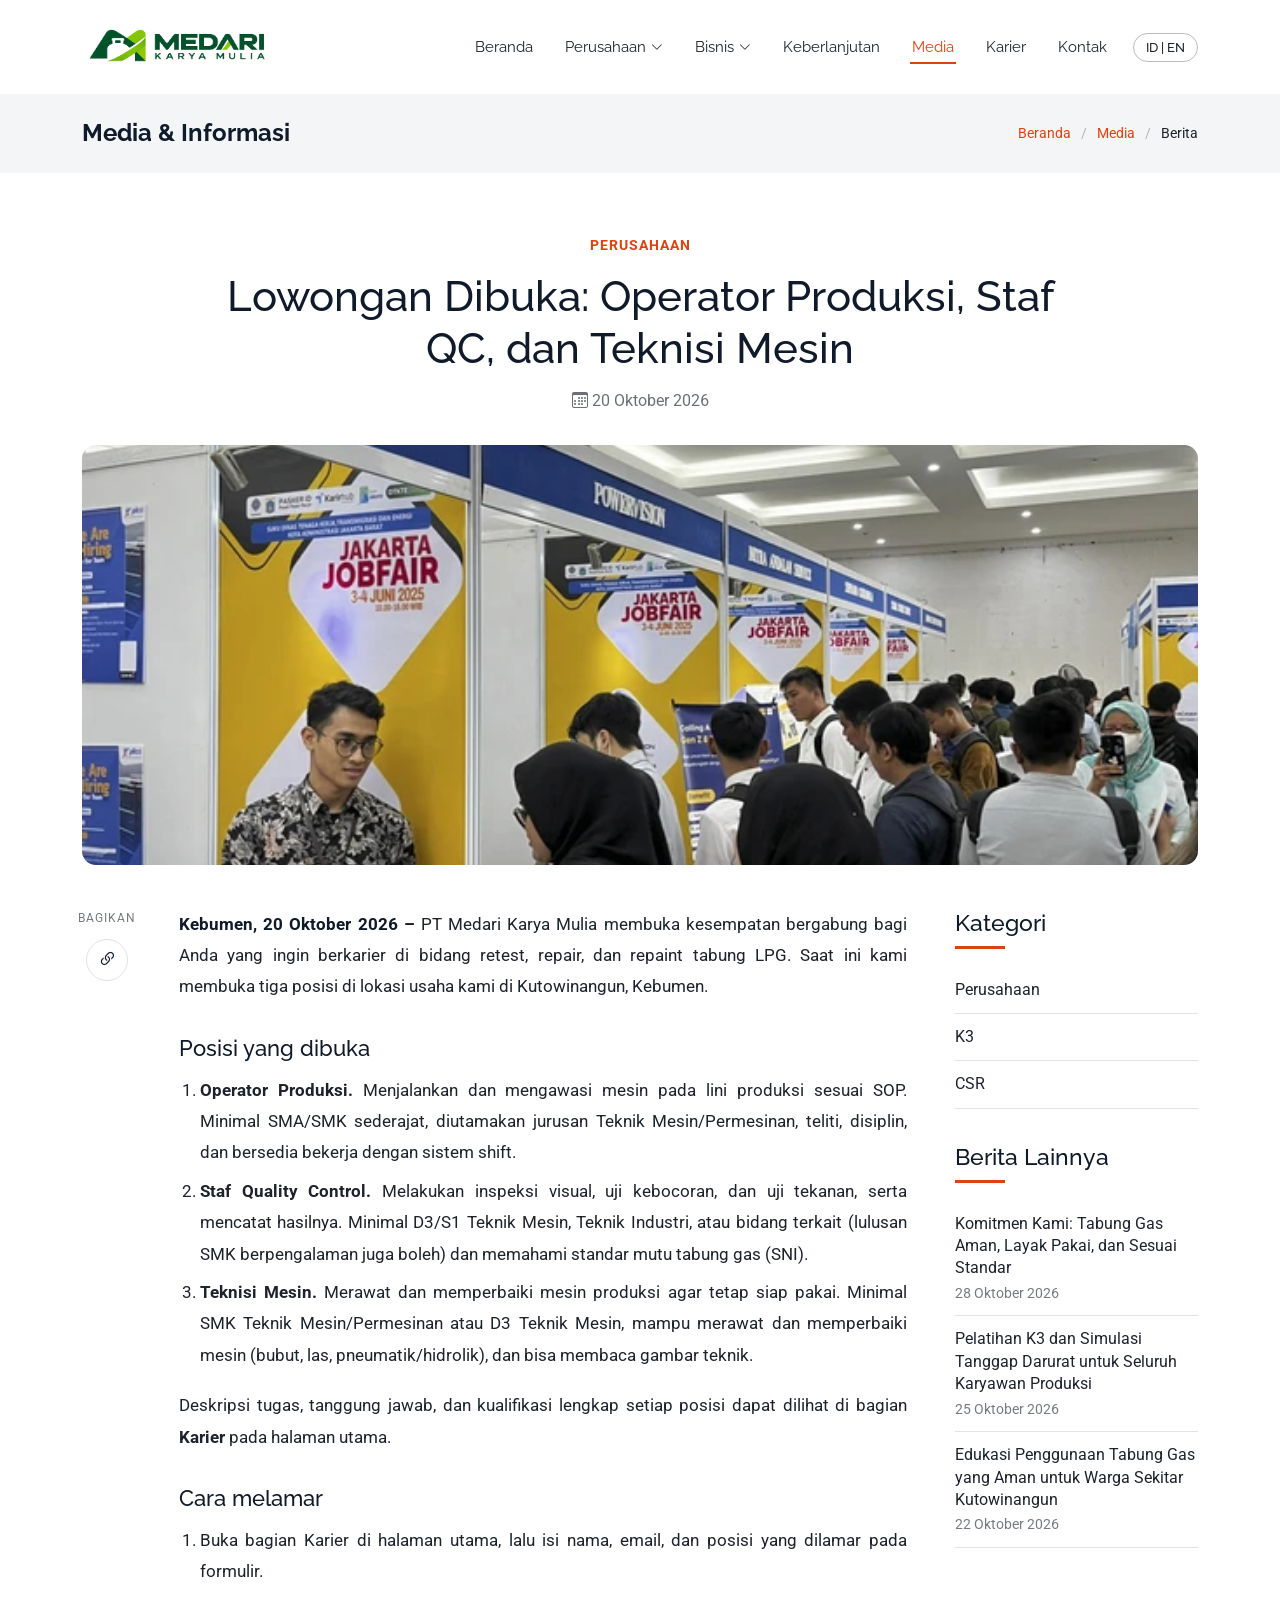
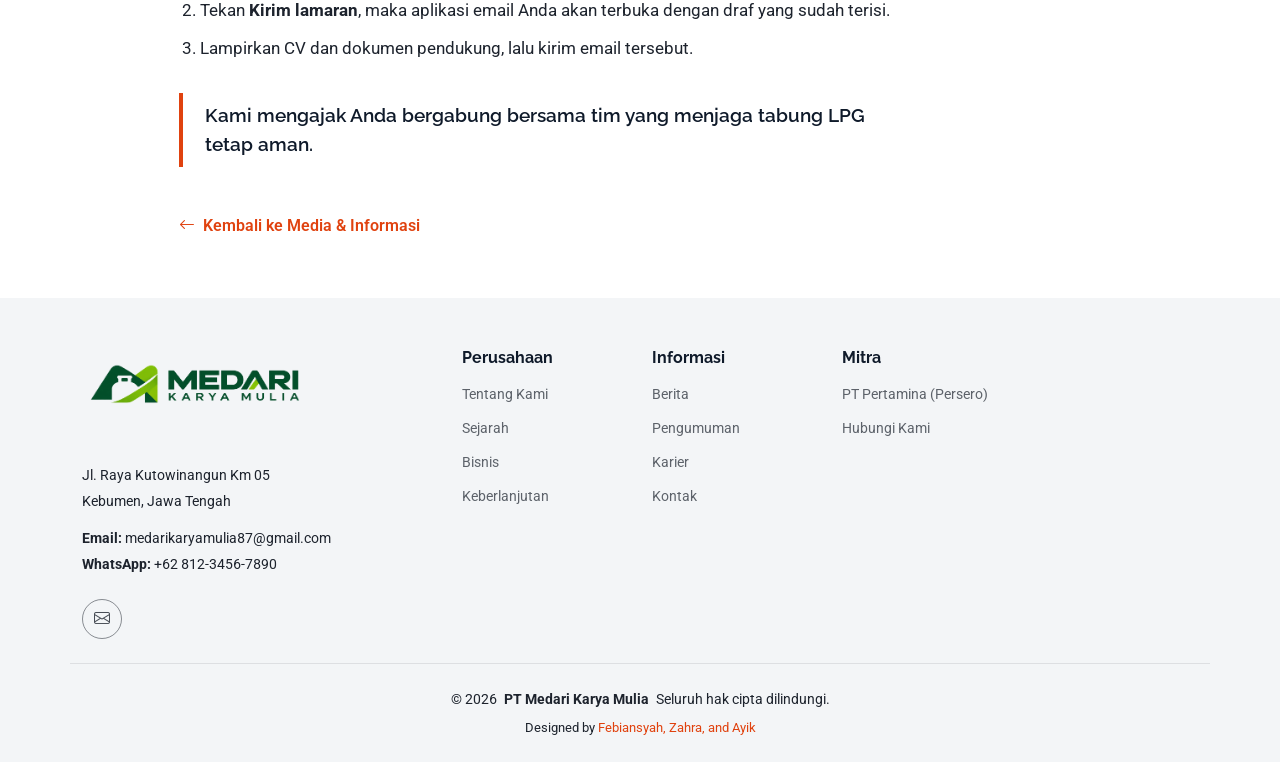
<file: berita-4.html>
<!DOCTYPE html>
<html lang="id">

<head>
  <meta charset="utf-8">
  <meta content="width=device-width, initial-scale=1.0" name="viewport">
    <title>Lowongan Dibuka: Operator Produksi, Staf QC, dan Teknisi Mesin - PT Medari Karya Mulia</title>
  <meta name="description" content="PT Medari Karya Mulia membuka lowongan untuk posisi Operator Produksi, Staf Quality Control, dan Teknisi Mesin.">

  <link href="assets/img/logo.png?v=2" rel="icon" type="image/png">
  <link href="assets/img/logo.png?v=2" rel="apple-touch-icon">

  <link href="https://fonts.googleapis.com" rel="preconnect">
  <link href="https://fonts.gstatic.com" rel="preconnect" crossorigin>
  <link href="https://fonts.googleapis.com/css2?family=Roboto:ital,wght@0,100;0,300;0,400;0,500;0,700;0,900;1,100;1,300;1,400;1,500;1,700;1,900&family=Montserrat:ital,wght@0,100;0,200;0,300;0,400;0,500;0,600;0,700;0,800;0,900;1,100;1,200;1,300;1,400;1,500;1,600;1,700;1,800;1,900&family=Raleway:ital,wght@0,100;0,200;0,300;0,400;0,500;0,600;0,700;0,800;0,900;1,100;1,200;1,300;1,400;1,500;1,600;1,700;1,800;1,900&display=swap" rel="stylesheet">

  <link href="assets/vendor/bootstrap/css/bootstrap.min.css" rel="stylesheet">
  <link href="assets/vendor/bootstrap-icons/bootstrap-icons.css" rel="stylesheet">
  <link href="assets/vendor/aos/aos.css" rel="stylesheet">
  <link href="assets/vendor/swiper/swiper-bundle.min.css" rel="stylesheet">
  <link href="assets/css/main.css" rel="stylesheet">
</head>

<body class="berita-page">

  <header id="header" class="header d-flex align-items-center sticky-top">
    <div class="container-fluid container-xl position-relative d-flex align-items-center">

      <a href="index.html" class="logo d-flex align-items-center me-auto">
        
          <img src="assets/img/logo-medari-karya-mulia.png" alt="PT Medari Karya Mulia" class="logo-img">
      </a>

      <nav id="navmenu" class="navmenu">
        <ul>
          <li><a href="index.html#hero"><span data-en="Home">Beranda</span></a></li>
          <li class="dropdown"><a href="index.html#about"><span data-en="Company">Perusahaan</span> <i class="bi bi-chevron-down toggle-dropdown"></i></a>
            <ul>
              <li><a href="index.html#about" data-en="About Us">Tentang Kami</a></li>
              <li><a href="index.html#history" data-en="History">Sejarah</a></li>
              <li><a href="index.html#team" data-en="Organization">Struktur Organisasi</a></li>
            </ul>
          </li>
          <li class="dropdown"><a href="index.html#services"><span data-en="Our Business">Bisnis</span> <i class="bi bi-chevron-down toggle-dropdown"></i></a>
            <ul>
              <li><a href="index.html#services">Retest</a></li>
              <li><a href="index.html#services">Repair</a></li>
              <li><a href="index.html#services">Repaint</a></li>
              <li><a href="index.html#how-we-work" data-en="Work Process">Alur Kerja</a></li>
            </ul>
          </li>
          <li><a href="index.html#sustainability"><span data-en="Sustainability">Keberlanjutan</span></a></li>
          <li><a href="index.html#media" class="active"><span data-en="Media">Media</span></a></li>
          <li><a href="index.html#careers"><span data-en="Careers">Karier</span></a></li>
          <li><a href="index.html#contact"><span data-en="Contact">Kontak</span></a></li>
        </ul>
        <i class="mobile-nav-toggle d-xl-none bi bi-list"></i>
      </nav>

      <button id="lang" class="btn-lang" type="button" aria-label="Ganti bahasa / Switch language">ID | EN</button>

    </div>
  </header>

  <main class="main">

     <main class="main">

    <!-- Page Title -->
    <div class="page-title light-background">
      <div class="container d-lg-flex justify-content-between align-items-center">
        <h1 class="mb-2 mb-lg-0" data-en="Media &amp;amp; Information">Media &amp; Informasi</h1>
        <nav class="breadcrumbs">
          <ol>
            <li><a href="index.html" data-en="Home">Beranda</a></li>
            <li><a href="index.html#media" data-en="Media">Media</a></li>
            <li class="current" data-en="News">Berita</li>
          </ol>
        </nav>
      </div>
    </div>

    <!-- Berita Detail -->
    <section id="berita-detail" class="berita-detail section">
      <div class="container" data-aos="fade-up">

        <div class="berita-head">
          <span class="berita-cat" data-en="Company">Perusahaan</span>
          <h2 class="berita-title" data-en="Job Openings: Production Operator, QC Staff, and Machine Technician">Lowongan Dibuka: Operator Produksi, Staf QC, dan Teknisi Mesin</h2>
          <div class="berita-meta" data-en="&lt;i class=&quot;bi bi-calendar3&quot;&gt;&lt;/i&gt; October 20, 2026"><i class="bi bi-calendar3"></i> 20 Oktober 2026</div>
        </div>

        <img src="assets/img/lowongan-pekerjaan.webp" alt="Lowongan Dibuka: Operator Produksi, Staf QC, dan Teknisi Mesin" class="berita-hero">

        <div class="row g-4 g-lg-5">

          <div class="col-lg-1">
            <div class="berita-share">
              <span data-en="SHARE">BAGIKAN</span>
              <button type="button" class="js-copy" title="Salin tautan" aria-label="Salin tautan"><i class="bi bi-link-45deg"></i></button>
            </div>
          </div>

          <div class="col-lg-8">
            <article class="berita-body">

              <!-- ====== ISI BERITA MULAI ====== -->
              <p data-en="&lt;span class=&quot;dateline&quot;&gt;Kebumen, October 20, 2026 –&lt;/span&gt; PT Medari Karya Mulia is opening opportunities for those who want a career in LPG cylinder retest, repair, and repaint. We are currently hiring for three positions at our site in Kutowinangun, Kebumen."><span class="dateline">Kebumen, 20 Oktober 2026 –</span> PT Medari Karya Mulia membuka kesempatan bergabung bagi Anda yang ingin berkarier di bidang retest, repair, dan repaint tabung LPG. Saat ini kami membuka tiga posisi di lokasi usaha kami di Kutowinangun, Kebumen.</p>
              <h3 data-en="Open positions">Posisi yang dibuka</h3>
              <ol>
              <li data-en="&lt;b&gt;Production Operator.&lt;/b&gt; Runs and monitors machines on the production line according to SOP. Minimum high school/vocational school graduate, preferably in Mechanical Engineering/Machining; careful, disciplined, and willing to work in shifts."><b>Operator Produksi.</b> Menjalankan dan mengawasi mesin pada lini produksi sesuai SOP. Minimal SMA/SMK sederajat, diutamakan jurusan Teknik Mesin/Permesinan, teliti, disiplin, dan bersedia bekerja dengan sistem shift.</li>
              <li data-en="&lt;b&gt;Quality Control Staff.&lt;/b&gt; Performs visual inspection, leak tests, and pressure tests, and records the results. Minimum Diploma (D3)/Bachelor&#x27;s in Mechanical or Industrial Engineering or a related field (experienced vocational graduates are also welcome), with knowledge of LPG cylinder quality standards (SNI)."><b>Staf Quality Control.</b> Melakukan inspeksi visual, uji kebocoran, dan uji tekanan, serta mencatat hasilnya. Minimal D3/S1 Teknik Mesin, Teknik Industri, atau bidang terkait (lulusan SMK berpengalaman juga boleh) dan memahami standar mutu tabung gas (SNI).</li>
              <li data-en="&lt;b&gt;Machine Technician.&lt;/b&gt; Maintains and repairs production machines to keep them ready for use. Minimum vocational school (Mechanical Engineering/Machining) or Diploma (D3) in Mechanical Engineering; able to maintain and repair machines (lathe, welding, pneumatic/hydraulic) and read technical drawings."><b>Teknisi Mesin.</b> Merawat dan memperbaiki mesin produksi agar tetap siap pakai. Minimal SMK Teknik Mesin/Permesinan atau D3 Teknik Mesin, mampu merawat dan memperbaiki mesin (bubut, las, pneumatik/hidrolik), dan bisa membaca gambar teknik.</li>
              </ol>
              <p data-en="The full description, responsibilities, and qualifications for each position are available in the &lt;b&gt;Careers&lt;/b&gt; section on the home page.">Deskripsi tugas, tanggung jawab, dan kualifikasi lengkap setiap posisi dapat dilihat di bagian <b>Karier</b> pada halaman utama.</p>
              <h3 data-en="How to apply">Cara melamar</h3>
              <ol>
              <li data-en="Open the Careers section on the home page, then fill in your name, email, and the position you are applying for.">Buka bagian Karier di halaman utama, lalu isi nama, email, dan posisi yang dilamar pada formulir.</li>
              <li data-en="Press &lt;b&gt;Send application&lt;/b&gt;, and your email app will open with a pre-filled draft.">Tekan <b>Kirim lamaran</b>, maka aplikasi email Anda akan terbuka dengan draf yang sudah terisi.</li>
              <li data-en="Attach your CV and supporting documents, then send the email.">Lampirkan CV dan dokumen pendukung, lalu kirim email tersebut.</li>
              </ol>
              <blockquote data-en="We invite you to join the team that keeps LPG cylinders safe.">Kami mengajak Anda bergabung bersama tim yang menjaga tabung LPG tetap aman.</blockquote>
              <!-- ====== ISI BERITA SELESAI ====== -->

            </article>
            <a href="index.html#media" class="berita-back" data-en="&lt;i class=&quot;bi bi-arrow-left&quot;&gt;&lt;/i&gt; Back to Media &amp;amp; Information"><i class="bi bi-arrow-left"></i> Kembali ke Media &amp; Informasi</a>
          </div>

          <div class="col-lg-3">
            <aside class="berita-side">
              <h4 data-en="Categories">Kategori</h4>
              <ul>
                <li><a href="index.html#media" data-en="Company">Perusahaan</a></li>
                <li><a href="index.html#media">K3</a></li>
                <li><a href="index.html#media">CSR</a></li>
              </ul>
              <h4 data-en="More News">Berita Lainnya</h4>
              <ul>
                <li><a href="berita-1.html" data-en="Our Commitment: Safe, Fit-for-Use Gas Cylinders That Meet Standards&lt;small&gt;October 28, 2026&lt;/small&gt;">Komitmen Kami: Tabung Gas Aman, Layak Pakai, dan Sesuai Standar<small>28 Oktober 2026</small></a></li>
                <li><a href="berita-2.html" data-en="K3 Training and Emergency Response Drill for All Production Employees&lt;small&gt;October 25, 2026&lt;/small&gt;">Pelatihan K3 dan Simulasi Tanggap Darurat untuk Seluruh Karyawan Produksi<small>25 Oktober 2026</small></a></li>
                <li><a href="berita-3.html" data-en="Safe Gas Cylinder Use Education for Residents Around Kutowinangun&lt;small&gt;October 22, 2026&lt;/small&gt;">Edukasi Penggunaan Tabung Gas yang Aman untuk Warga Sekitar Kutowinangun<small>22 Oktober 2026</small></a></li>
              </ul>
            </aside>
          </div>

        </div>
      </div>
    </section>


  </main>

  <footer id="footer" class="footer position-relative light-background">

    <div class="container footer-top">
      <div class="row gy-4">
        <div class="col-lg-4 col-md-6 footer-about">
          <a href="index.html" class="logo d-flex align-items-center">
            
              <img src="assets/img/logo-medari-karya-mulia.png" alt="PT Medari Karya Mulia" class="logo-img">
          </a>
          <div class="footer-contact pt-3">
            <p>Jl. Raya Kutowinangun Km 05</p>
            <p>Kebumen, Jawa Tengah</p>
            <p class="mt-3"><strong>Email:</strong> <span id="f-em"></span></p>
            <p><strong>WhatsApp:</strong> <span id="f-wa"></span></p>
          </div>
          <div class="social-links d-flex mt-4">
            <a id="f-mail" href="#" aria-label="Email"><i class="bi bi-envelope"></i></a>
          </div>
        </div>

        <div class="col-lg-2 col-md-3 footer-links">
          <h4 data-en="Company">Perusahaan</h4>
          <ul>
            <li><a href="index.html#about" data-en="About Us">Tentang Kami</a></li>
            <li><a href="index.html#history" data-en="History">Sejarah</a></li>
            <li><a href="index.html#services" data-en="Our Business">Bisnis</a></li>
            <li><a href="index.html#sustainability" data-en="Sustainability">Keberlanjutan</a></li>
          </ul>
        </div>

        <div class="col-lg-2 col-md-3 footer-links">
          <h4 data-en="Information">Informasi</h4>
          <ul>
            <li><a href="index.html#media" data-en="News">Berita</a></li>
            <li><a href="index.html#media" data-en="Announcements">Pengumuman</a></li>
            <li><a href="index.html#careers" data-en="Careers">Karier</a></li>
            <li><a href="index.html#contact" data-en="Contact">Kontak</a></li>
          </ul>
        </div>

        <div class="col-lg-4 col-md-6 footer-links">
          <h4 data-en="Partner">Mitra</h4>
          <ul>
            <li><a href="https://www.pertamina.com/id" target="_blank" rel="noopener">PT Pertamina (Persero)</a></li>
            <li><a href="index.html#contact" data-en="Contact Us">Hubungi Kami</a></li>
          </ul>
        </div>
      </div>
    </div>

    <div class="container copyright text-center mt-4">
      <p>© <span>2026</span> <strong class="px-1 sitename">PT Medari Karya Mulia</strong> <span data-en="All Rights Reserved">Seluruh hak cipta dilindungi.</span></p>
      <div class="credits">Designed by <span class="credit-names">Febiansyah, Zahra, and Ayik</span></div>

  </footer>

 

  <script src="assets/vendor/bootstrap/js/bootstrap.bundle.min.js"></script>
  <script src="assets/vendor/aos/aos.js"></script>
  <script src="assets/vendor/purecounter/purecounter_vanilla.js"></script>
  <script src="assets/vendor/swiper/swiper-bundle.min.js"></script>
  <script src="assets/js/main.js"></script>

</body>

</html>
</file>
<file: assets/css/main.css>
/**
* Template Name: Scout
* Template URL: https://bootstrapmade.com/scout-bootstrap-multipurpose-template/
* Updated: May 05 2025 with Bootstrap v5.3.5
* Author: BootstrapMade.com
* License: https://bootstrapmade.com/license/
*/

/*--------------------------------------------------------------
# Font & Color Variables
--------------------------------------------------------------*/
/* Fonts: Roboto untuk teks, Raleway untuk judul dan menu */
:root {
  --default-font: "Roboto", system-ui, -apple-system, "Segoe UI", "Helvetica Neue", Arial, "Noto Sans", "Liberation Sans", sans-serif, "Apple Color Emoji", "Segoe UI Emoji", "Segoe UI Symbol", "Noto Color Emoji";
  --heading-font: "Raleway", sans-serif;
  --nav-font: "Raleway", sans-serif;
}

/* Global Colors */
:root {
  --background-color: #ffffff;
  --default-color: #1d232d;
  --heading-color: #0f1a2a;
  --accent-color: #e0420f;
  --surface-color: #ffffff;
  --contrast-color: #ffffff;

  /* Warna tambahan khusus website ini */
  --navy: #0f1a2a;
  --lime: #9ccb2f;
  --line: #dfe2e6;
}

/* Nav Menu Colors */
:root {
  --nav-color: #1d232d;
  --nav-hover-color: #e0420f;
  --nav-mobile-background-color: #ffffff;
  --nav-dropdown-background-color: #ffffff;
  --nav-dropdown-color: #52413a;
  --nav-dropdown-hover-color: #e0420f;
}

/* Color Presets */
.light-background {
  --background-color: #f3f5f7;
  --surface-color: #ffffff;
}

.dark-background {
  --background-color: #0f1a2a;
  --default-color: #ffffff;
  --heading-color: #ffffff;
  --surface-color: #1a2a40;
  --contrast-color: #ffffff;
}

/* Smooth scroll */
:root {
  scroll-behavior: smooth;
}

/*--------------------------------------------------------------
# General Styling & Shared Classes
--------------------------------------------------------------*/
body {
  color: var(--default-color);
  background-color: var(--background-color);
  font-family: var(--default-font);
}

a {
  color: var(--accent-color);
  text-decoration: none;
  transition: 0.3s;
}

a:hover {
  color: color-mix(in srgb, var(--accent-color), transparent 25%);
  text-decoration: none;
}

h1,
h2,
h3,
h4,
h5,
h6 {
  color: var(--heading-color);
  font-family: var(--heading-font);
}

/* PHP Email Form Messages
------------------------------*/
.php-email-form .error-message {
  display: none;
  background: #df1529;
  color: #ffffff;
  text-align: left;
  padding: 15px;
  margin-bottom: 24px;
  font-weight: 600;
}

.php-email-form .sent-message {
  display: none;
  color: #ffffff;
  background: #059652;
  text-align: center;
  padding: 15px;
  margin-bottom: 24px;
  font-weight: 600;
}

.php-email-form .loading {
  display: none;
  background: var(--surface-color);
  text-align: center;
  padding: 15px;
  margin-bottom: 24px;
}

.php-email-form .loading:before {
  content: "";
  display: inline-block;
  border-radius: 50%;
  width: 24px;
  height: 24px;
  margin: 0 10px -6px 0;
  border: 3px solid var(--accent-color);
  border-top-color: var(--surface-color);
  animation: php-email-form-loading 1s linear infinite;
}

@keyframes php-email-form-loading {
  0% {
    transform: rotate(0deg);
  }

  100% {
    transform: rotate(360deg);
  }
}

/*--------------------------------------------------------------
# Global Header
--------------------------------------------------------------*/
.header {
  color: var(--default-color);
  background-color: var(--background-color);
  padding: 15px 0;
  transition: all 0.5s;
  z-index: 997;
}

.header .logo {
  line-height: 1;
  gap: 10px;
}

.header .logo .logo-img {
  height: 64px;
  width: auto;
  max-height: none;
  margin: 0;
  mix-blend-mode: multiply;
}

.header .logo h1 {
  font-size: 26px;
  margin: 0;
  font-weight: 600;
  color: var(--heading-color);
}

.header .logo .logo-mark,
.footer .logo .logo-mark {
  background: var(--accent-color);
  color: #fff;
  font: 700 1.05rem/1 var(--heading-font);
  letter-spacing: .5px;
  padding: 8px 10px;
  border-left: 6px solid var(--navy);
  border-radius: 2px;
}

.header .logo .sitename {
  font: 700 1.25rem/1.1 var(--heading-font);
  color: var(--heading-color);
  white-space: nowrap;
}

.header .btn-getstarted,
.header .btn-getstarted:focus {
  color: var(--contrast-color);
  background: var(--accent-color);
  font-size: 14px;
  padding: 8px 25px;
  margin: 0 0 0 30px;
  border-radius: 50px;
  transition: 0.3s;
}

.header .btn-getstarted:hover,
.header .btn-getstarted:focus:hover {
  color: var(--contrast-color);
  background: color-mix(in srgb, var(--accent-color), transparent 15%);
}

.btn-lang {
  background: none;
  border: 1px solid color-mix(in srgb, var(--default-color), transparent 70%);
  color: var(--default-color);
  font: 500 13px var(--nav-font);
  padding: 6px 12px;
  border-radius: 50px;
  margin-left: 24px;
  cursor: pointer;
  white-space: nowrap;
  transition: .3s;
}

.btn-lang:hover {
  border-color: var(--accent-color);
  color: var(--accent-color);
}

@media (max-width: 1200px) {
  .header .logo {
    order: 1;
  }

  .header .logo .sitename {
    font-size: 1.05rem;
  }

  .header .btn-getstarted {
    order: 2;
    margin: 0 15px 0 0;
    padding: 6px 15px;
  }

  .btn-lang {
    order: 2;
    margin: 0 10px 0 0;
    padding: 5px 10px;
  }

  .header .navmenu {
    order: 3;
  }
}

@media (max-width: 1199px) {
  .header .logo .logo-img {
    height: 48px;
  }
}

/* Global Header on Scroll
------------------------------*/
.scrolled .header {
  --background-color: rgba(244, 239, 237, 0.95);
}

/*--------------------------------------------------------------
# Navigation Menu
--------------------------------------------------------------*/
/* Desktop Navigation */
@media (min-width: 1200px) {
  .navmenu {
    padding: 0;
  }

  .navmenu ul {
    margin: 0;
    padding: 0;
    display: flex;
    list-style: none;
    align-items: center;
  }

  .navmenu li {
    position: relative;
  }

  .navmenu>ul>li {
    white-space: nowrap;
    padding: 15px 14px;
  }

  .navmenu>ul>li:last-child {
    padding-right: 0;
  }

  .navmenu a,
  .navmenu a:focus {
    color: var(--nav-color);
    font-size: 15px;
    padding: 0 2px;
    font-family: var(--nav-font);
    font-weight: 400;
    display: flex;
    align-items: center;
    justify-content: space-between;
    white-space: nowrap;
    transition: 0.3s;
    position: relative;
  }

  .navmenu a i,
  .navmenu a:focus i {
    font-size: 12px;
    line-height: 0;
    margin-left: 5px;
    transition: 0.3s;
  }

  .navmenu>ul>li>a:before {
    content: "";
    position: absolute;
    height: 2px;
    bottom: -6px;
    left: 0;
    background-color: var(--accent-color);
    visibility: hidden;
    width: 0px;
    transition: all 0.3s ease-in-out 0s;
  }

  .navmenu a:hover:before,
  .navmenu li:hover>a:before,
  .navmenu .active:before {
    visibility: visible;
    width: 100%;
  }

  .navmenu li:hover>a,
  .navmenu .active,
  .navmenu .active:focus {
    color: var(--nav-hover-color);
  }

  .navmenu .dropdown ul {
    margin: 0;
    padding: 10px 0;
    background: var(--nav-dropdown-background-color);
    display: block;
    position: absolute;
    visibility: hidden;
    left: 14px;
    top: 130%;
    opacity: 0;
    transition: 0.3s;
    border-radius: 4px;
    z-index: 99;
    box-shadow: 0px 0px 30px rgba(0, 0, 0, 0.1);
  }

  .navmenu .dropdown ul li {
    min-width: 200px;
  }

  .navmenu .dropdown ul a {
    padding: 10px 20px;
    font-size: 15px;
    text-transform: none;
    color: var(--nav-dropdown-color);
  }

  .navmenu .dropdown ul a i {
    font-size: 12px;
  }

  .navmenu .dropdown ul a:hover,
  .navmenu .dropdown ul .active:hover,
  .navmenu .dropdown ul li:hover>a {
    color: var(--nav-dropdown-hover-color);
  }

  .navmenu .dropdown:hover>ul {
    opacity: 1;
    top: 100%;
    visibility: visible;
  }

  .navmenu .dropdown .dropdown ul {
    top: 0;
    left: -90%;
    visibility: hidden;
  }

  .navmenu .dropdown .dropdown:hover>ul {
    opacity: 1;
    top: 0;
    left: -100%;
    visibility: visible;
  }
}

/* Mobile Navigation */
@media (max-width: 1199px) {
  .mobile-nav-toggle {
    color: var(--nav-color);
    font-size: 28px;
    line-height: 0;
    margin-right: 10px;
    cursor: pointer;
    transition: color 0.3s;
  }

  .navmenu {
    padding: 0;
    z-index: 9997;
  }

  .navmenu ul {
    display: none;
    list-style: none;
    position: absolute;
    inset: 60px 20px 20px 20px;
    padding: 10px 0;
    margin: 0;
    border-radius: 6px;
    background-color: var(--nav-mobile-background-color);
    border: 1px solid color-mix(in srgb, var(--default-color), transparent 90%);
    box-shadow: none;
    overflow-y: auto;
    transition: 0.3s;
    z-index: 9998;
  }

  .navmenu a,
  .navmenu a:focus {
    color: var(--nav-dropdown-color);
    padding: 10px 20px;
    font-family: var(--nav-font);
    font-size: 17px;
    font-weight: 500;
    display: flex;
    align-items: center;
    justify-content: space-between;
    white-space: nowrap;
    transition: 0.3s;
  }

  .navmenu a i,
  .navmenu a:focus i {
    font-size: 12px;
    line-height: 0;
    margin-left: 5px;
    width: 30px;
    height: 30px;
    display: flex;
    align-items: center;
    justify-content: center;
    border-radius: 50%;
    transition: 0.3s;
    background-color: color-mix(in srgb, var(--accent-color), transparent 90%);
  }

  .navmenu a i:hover,
  .navmenu a:focus i:hover {
    background-color: var(--accent-color);
    color: var(--contrast-color);
  }

  .navmenu a:hover,
  .navmenu .active,
  .navmenu .active:focus {
    color: var(--nav-dropdown-hover-color);
  }

  .navmenu .active i,
  .navmenu .active:focus i {
    background-color: var(--accent-color);
    color: var(--contrast-color);
    transform: rotate(180deg);
  }

  .navmenu .dropdown ul {
    position: static;
    display: none;
    z-index: 99;
    padding: 10px 0;
    margin: 10px 20px;
    background-color: var(--nav-dropdown-background-color);
    transition: all 0.5s ease-in-out;
  }

  .navmenu .dropdown ul ul {
    background-color: rgba(33, 37, 41, 0.1);
  }

  .navmenu .dropdown>.dropdown-active {
    display: block;
    background-color: rgba(33, 37, 41, 0.03);
  }

  .mobile-nav-active {
    overflow: hidden;
  }

  .mobile-nav-active .mobile-nav-toggle {
    color: #fff;
    position: absolute;
    font-size: 32px;
    top: 15px;
    right: 15px;
    margin-right: 0;
    z-index: 9999;
  }

  .mobile-nav-active .navmenu {
    position: fixed;
    overflow: hidden;
    inset: 0;
    background: rgba(33, 37, 41, 0.8);
    transition: 0.3s;
  }

  .mobile-nav-active .navmenu>ul {
    display: block;
  }
}

/*--------------------------------------------------------------
# Global Footer
--------------------------------------------------------------*/
.footer {
  color: var(--default-color);
  background-color: var(--background-color);
  font-size: 14px;
  position: relative;
}

.footer .footer-top {
  padding-top: 50px;
}

.footer .footer-about .logo {
  line-height: 1;
  margin-bottom: 25px;
}

.footer .footer-about .logo .logo-img {
  height: 76px;
  width: auto;
  max-height: none;
  margin: 0;
  mix-blend-mode: multiply;
}

.footer .footer-about .logo .logo-mark {
  font-size: 1rem;
}

.footer .footer-about .logo .sitename {
  color: var(--heading-color);
  font: 700 1.2rem var(--heading-font);
  letter-spacing: 1px;
  margin-left: 10px;
}

.footer .footer-about p {
  font-size: 14px;
}

.footer .social-links a {
  display: flex;
  align-items: center;
  justify-content: center;
  width: 40px;
  height: 40px;
  border-radius: 50%;
  border: 1px solid color-mix(in srgb, var(--default-color), transparent 50%);
  font-size: 16px;
  color: color-mix(in srgb, var(--default-color), transparent 20%);
  margin-right: 10px;
  transition: 0.3s;
}

.footer .social-links a:hover {
  color: var(--accent-color);
  border-color: var(--accent-color);
}

.footer h4 {
  font-size: 16px;
  font-weight: bold;
  position: relative;
  padding-bottom: 12px;
}

.footer .footer-links {
  margin-bottom: 30px;
}

.footer .footer-links ul {
  list-style: none;
  padding: 0;
  margin: 0;
}

.footer .footer-links ul i {
  padding-right: 2px;
  font-size: 12px;
  line-height: 0;
}

.footer .footer-links ul li {
  padding: 10px 0;
  display: flex;
  align-items: center;
}

.footer .footer-links ul li:first-child {
  padding-top: 0;
}

.footer .footer-links ul a {
  color: color-mix(in srgb, var(--default-color), transparent 30%);
  display: inline-block;
  line-height: 1;
}

.footer .footer-links ul a:hover {
  color: var(--accent-color);
}

.footer .footer-contact p {
  margin-bottom: 5px;
}

.footer .copyright {
  padding: 25px 0;
  border-top: 1px solid color-mix(in srgb, var(--default-color), transparent 90%);
}

.footer .copyright p {
  margin-bottom: 0;
}

.footer .credits {
  margin-top: 8px;
  font-size: 13px;
}

/* Hanya nama yang oranye, kata "Designed by" tetap warna teks biasa */
.footer .credits .credit-names {
  color: var(--accent-color);
}

/*--------------------------------------------------------------
# Scroll Top Button
--------------------------------------------------------------*/
.scroll-top {
  position: fixed;
  visibility: hidden;
  opacity: 0;
  right: 15px;
  bottom: -15px;
  z-index: 99999;
  background-color: var(--accent-color);
  width: 44px;
  height: 44px;
  border-radius: 50px;
  transition: all 0.4s;
}

.scroll-top i {
  font-size: 24px;
  color: var(--contrast-color);
  line-height: 0;
}

.scroll-top:hover {
  background-color: color-mix(in srgb, var(--accent-color), transparent 20%);
  color: var(--contrast-color);
}

.scroll-top.active {
  visibility: visible;
  opacity: 1;
  bottom: 15px;
}

/*--------------------------------------------------------------
# Disable aos animation delay on mobile devices
--------------------------------------------------------------*/
@media screen and (max-width: 768px) {
  [data-aos-delay] {
    transition-delay: 0 !important;
  }
}

/*--------------------------------------------------------------
# Global Page Titles & Breadcrumbs
--------------------------------------------------------------*/
.page-title {
  color: var(--default-color);
  background-color: var(--background-color);
  padding: 25px 0;
  position: relative;
}

.page-title h1 {
  font-size: 24px;
  font-weight: 700;
}

.page-title .breadcrumbs ol {
  display: flex;
  flex-wrap: wrap;
  list-style: none;
  padding: 0;
  margin: 0;
  font-size: 14px;
  font-weight: 400;
}

.page-title .breadcrumbs ol li+li {
  padding-left: 10px;
}

.page-title .breadcrumbs ol li+li::before {
  content: "/";
  display: inline-block;
  padding-right: 10px;
  color: color-mix(in srgb, var(--default-color), transparent 70%);
}

/*--------------------------------------------------------------
# Global Sections
--------------------------------------------------------------*/
section,
.section {
  color: var(--default-color);
  background-color: var(--background-color);
  padding: 60px 0;
  scroll-margin-top: 90px;
  overflow: clip;
}

/*--------------------------------------------------------------
# Global Section Titles
--------------------------------------------------------------*/
.section-title {
  text-align: center;
  padding-bottom: 60px;
  position: relative;
}

.section-title h2 {
  font-size: 32px;
  font-weight: 700;
  margin-bottom: 20px;
  padding-bottom: 20px;
  position: relative;
}

.section-title h2:after {
  content: "";
  position: absolute;
  display: block;
  width: 50px;
  height: 3px;
  background: var(--accent-color);
  left: 0;
  right: 0;
  bottom: 0;
  margin: auto;
}

.section-title p {
  margin-bottom: 0;
}

/*--------------------------------------------------------------
# Hero Section
--------------------------------------------------------------*/
.hero {
  padding: 80px 0;
  background: radial-gradient(circle at 80% 40%, #25402a 0, var(--navy) 55%);
  position: relative;
  overflow: hidden;
}

.hero .hero-content {
  margin-bottom: 2rem;
}

@media (min-width: 992px) {
  .hero .hero-content {
    margin-bottom: 0;
  }
}

.hero .hero-tag {
  display: inline-flex;
  align-items: center;
  background-color: rgba(156, 203, 47, .14);
  padding: 0.5rem 1rem;
  border-radius: 50px;
  margin-bottom: 1rem;
}

.hero .hero-tag i {
  color: var(--lime);
  margin-right: 0.5rem;
}

.hero .hero-tag span {
  color: var(--lime);
  font-weight: 600;
}

.hero h1 {
  font-size: 2.5rem;
  font-weight: 700;
  margin-bottom: 1rem;
}

.hero h1 .highlight {
  color: var(--lime);
}

@media (min-width: 992px) {
  .hero h1 {
    font-size: 3.5rem;
  }
}

.hero .lead {
  color: #d3d9e0;
  margin-bottom: 1.5rem;
}

.hero .hero-features {
  list-style: none;
  padding-left: 0;
  margin-bottom: 2rem;
}

.hero .hero-features li {
  margin-bottom: 0.5rem;
  display: flex;
  align-items: center;
  color: #d3d9e0;
}

.hero .hero-features li i {
  color: var(--lime);
  margin-right: 0.5rem;
}

.hero .hero-cta {
  display: flex;
  flex-wrap: wrap;
  gap: 1rem;
}

.hero .hero-cta .btn-primary {
  background-color: var(--accent-color);
  border-color: var(--accent-color);
  color: var(--contrast-color);
  padding: 0.75rem 1.5rem;
  font-weight: 600;
  transition: all 0.3s ease;
}

.hero .hero-cta .btn-primary:hover {
  background-color: color-mix(in srgb, var(--accent-color), black 10%);
  border-color: color-mix(in srgb, var(--accent-color), black 10%);
}

.hero .hero-cta .btn-link {
  color: #fff;
  font-weight: 600;
  text-decoration: none;
  display: inline-flex;
  align-items: center;
}

.hero .hero-cta .btn-link i {
  margin-right: 0.5rem;
}

.hero .hero-cta .btn-link:hover {
  color: var(--lime);
}

.hero .hero-image-wrapper {
  position: relative;
  padding: 0 40px;
}

.hero .hero-image-wrapper .hero-image {
  border-radius: 10px;
  width: 100%;
  object-fit: cover;
}

.hero .hero-image-wrapper .stat-card {
  position: absolute;
  background-color: var(--surface-color);
  padding: 1rem;
  border-radius: 8px;
  box-shadow: 0 5px 15px rgba(0, 0, 0, 0.1);
  display: flex;
  flex-direction: column;
  align-items: flex-start;
  min-width: 150px;
  z-index: 3;
}

.hero .hero-image-wrapper .stat-card.top-right {
  top: 40px;
  right: 0px;
}

.hero .hero-image-wrapper .stat-card.bottom-left {
  bottom: 40px;
  left: 0px;
}

.hero .hero-image-wrapper .stat-card .stat-value {
  font-size: 1.5rem;
  font-weight: 700;
  color: var(--accent-color);
  margin-bottom: 0.25rem;
}

.hero .hero-image-wrapper .stat-card .stat-label {
  font-size: 0.875rem;
  color: var(--heading-color);
  margin-bottom: 0.5rem;
}

.hero .hero-image-wrapper .stat-card .stat-icon {
  align-self: flex-end;
  font-size: 1.25rem;
  color: color-mix(in srgb, var(--accent-color), transparent 50%);
}

@media (max-width: 575px) {
  .hero .hero-image-wrapper {
    padding: 0;
  }

  .hero .hero-image-wrapper .stat-card {
    position: relative;
  }

  .hero .hero-image-wrapper .stat-card.top-right,
  .hero .hero-image-wrapper .stat-card.bottom-left {
    inset: auto;
    margin-top: 30px;
  }
}

/*--------------------------------------------------------------
# About Section
--------------------------------------------------------------*/
.about .section-heading {
  font-size: 2.5rem;
  color: var(--heading-color);
  margin-bottom: 1.5rem;
  position: relative;
  padding-bottom: 1rem;
  font-weight: 700;
}

.about .section-heading:after {
  content: "";
  position: absolute;
  width: 70px;
  height: 3px;
  background: var(--accent-color);
  bottom: 0;
  left: 50%;
  transform: translateX(-50%);
}

.about .lead {
  font-size: 1.2rem;
  color: color-mix(in srgb, var(--default-color), transparent 25%);
  margin-bottom: 2rem;
  max-width: 800px;
  margin-left: auto;
  margin-right: auto;
}

.about .feature-box {
  background: var(--surface-color);
  border-radius: 12px;
  padding: 2.5rem 1.5rem;
  text-align: center;
  height: 100%;
  box-shadow: 0 10px 30px rgba(0, 0, 0, 0.05);
  transition: all 0.3s ease;
  position: relative;
  overflow: hidden;
  z-index: 1;
}

.about .feature-box:before {
  content: "";
  position: absolute;
  bottom: 0;
  left: 0;
  width: 100%;
  height: 0;
  background: color-mix(in srgb, var(--accent-color), transparent 92%);
  z-index: -1;
  transition: height 0.5s cubic-bezier(0.65, 0, 0.35, 1);
  border-radius: 12px;
}

.about .feature-box:hover {
  transform: translateY(-10px);
  box-shadow: none;
}

.about .feature-box:hover:before {
  height: 100%;
}

.about .feature-box:hover .icon-container {
  background: var(--accent-color);
  color: var(--contrast-color);
}

.about .feature-box .icon-container {
  width: 70px;
  height: 70px;
  border-radius: 50%;
  background: color-mix(in srgb, var(--accent-color), transparent 90%);
  color: var(--accent-color);
  display: flex;
  align-items: center;
  justify-content: center;
  margin: 0 auto 1.5rem;
  font-size: 1.8rem;
  transition: all 0.3s ease;
  box-shadow: 0 5px 15px color-mix(in srgb, var(--accent-color), transparent 85%);
}

.about .feature-box h4 {
  font-size: 1.3rem;
  font-weight: 600;
  margin-bottom: 1rem;
  color: var(--heading-color);
}

.about .feature-box p {
  color: color-mix(in srgb, var(--default-color), transparent 25%);
  font-size: 0.95rem;
  line-height: 1.6;
}

.about .about-content-box {
  padding: 2rem;
}

.about .about-content-box h3 {
  font-size: 2rem;
  color: var(--heading-color);
  margin-bottom: 1.5rem;
  font-weight: 700;
  line-height: 1.3;
}

.about .about-content-box p {
  color: color-mix(in srgb, var(--default-color), transparent 20%);
  margin-bottom: 1.5rem;
  line-height: 1.7;
}

.about .about-content-box .progress-item {
  margin-bottom: 1.2rem;
}

.about .about-content-box .progress-item .progress-title {
  font-weight: 600;
  color: var(--heading-color);
  font-size: 1rem;
}

.about .about-content-box .progress-item .progress-percent {
  font-weight: 700;
  color: var(--accent-color);
}

.about .about-content-box .progress-item .progress {
  height: 8px;
  border-radius: 4px;
  background-color: color-mix(in srgb, var(--accent-color), transparent 90%);
  margin-top: 0.5rem;
  overflow: hidden;
}

.about .about-content-box .progress-item .progress .progress-bar {
  background-color: var(--accent-color);
  border-radius: 4px;
}

.about .about-content-box .btn-discover {
  background: var(--accent-color);
  color: var(--contrast-color);
  border: none;
  border-radius: 30px;
  padding: 0.8rem 2rem;
  font-weight: 600;
  transition: all 0.3s;
  position: relative;
  overflow: hidden;
  z-index: 1;
}

.about .about-content-box .btn-discover:before {
  content: "";
  position: absolute;
  top: 0;
  left: 0;
  width: 0;
  height: 100%;
  background: color-mix(in srgb, var(--accent-color), #000 15%);
  transition: width 0.3s ease;
  z-index: -1;
  border-radius: 30px;
}

.about .about-content-box .btn-discover:hover {
  box-shadow: 0 8px 25px color-mix(in srgb, var(--accent-color), transparent 80%);
}

.about .about-content-box .btn-discover:hover:before {
  width: 100%;
}

.about .about-image-grid {
  position: relative;
  height: 540px;
  margin: 0 2rem;
}

.about .about-image-grid .img-grid-main {
  position: absolute;
  top: 0;
  right: 0;
  width: 70%;
  height: 350px;
  object-fit: cover;
  border-radius: 12px;
  box-shadow: 0 15px 30px rgba(0, 0, 0, 0.1);
  z-index: 1;
}

.about .about-image-grid .img-grid-secondary {
  position: absolute;
  bottom: 0;
  right: 30%;
  width: 50%;
  height: 220px;
  object-fit: cover;
  border-radius: 12px;
  box-shadow: 0 15px 30px rgba(0, 0, 0, 0.1);
  z-index: 2;
}

.about .about-image-grid .img-grid-tertiary {
  position: absolute;
  left: 0;
  bottom: 70px;
  width: 40%;
  height: 260px;
  object-fit: cover;
  border-radius: 12px;
  box-shadow: 0 15px 30px rgba(0, 0, 0, 0.1);
  z-index: 3;
}

.about .about-image-grid .experience-badge {
  position: absolute;
  right: 10px;
  bottom: 30px;
  width: 120px;
  height: 120px;
  background: var(--accent-color);
  border-radius: 50%;
  display: flex;
  flex-direction: column;
  align-items: center;
  justify-content: center;
  color: var(--contrast-color);
  box-shadow: 0 10px 25px rgba(0, 0, 0, 0.15);
  z-index: 4;
}

.about .about-image-grid .experience-badge .years {
  font-size: 2.5rem;
  font-weight: 700;
  line-height: 1;
  margin-bottom: 0.2rem;
}

.about .about-image-grid .experience-badge .text {
  font-size: 0.8rem;
  text-align: center;
  max-width: 90px;
  line-height: 1.2;
}

@media (max-width: 1199px) {
  .about .about-image-grid {
    height: 480px;
  }

  .about .about-image-grid .img-grid-main {
    height: 300px;
  }

  .about .about-image-grid .img-grid-secondary {
    height: 200px;
  }

  .about .about-image-grid .img-grid-tertiary {
    height: 220px;
  }
}

@media (max-width: 991px) {
  .about .section-heading {
    font-size: 2.2rem;
  }

  .about .about-content-box {
    padding: 1.5rem;
    margin-top: 2rem;
  }

  .about .about-content-box h3 {
    font-size: 1.8rem;
  }

  .about .about-image-grid {
    height: 450px;
    margin: 0 auto;
    max-width: 500px;
  }

  .about .about-image-grid .experience-badge {
    width: 100px;
    height: 100px;
  }

  .about .about-image-grid .experience-badge .years {
    font-size: 2rem;
  }
}

@media (max-width: 767px) {
  .about .section-heading {
    font-size: 1.8rem;
  }

  .about .feature-box {
    padding: 1.8rem 1rem;
  }

  .about .feature-box .icon-container {
    width: 60px;
    height: 60px;
    font-size: 1.5rem;
  }

  .about .about-image-grid {
    height: 400px;
    margin-bottom: 2rem;
  }

  .about .about-image-grid .img-grid-main {
    width: 75%;
    height: 250px;
  }

  .about .about-image-grid .img-grid-secondary {
    width: 55%;
    height: 180px;
  }

  .about .about-image-grid .img-grid-tertiary {
    width: 40%;
    height: 180px;
  }
}

/*--------------------------------------------------------------
# Stats Section
--------------------------------------------------------------*/
.stats .stats-overview {
  height: 100%;
  padding: 30px;
}

.stats .stats-overview h3 {
  font-size: 32px;
  font-weight: 700;
  margin-bottom: 20px;
  position: relative;
  padding-bottom: 15px;
}

.stats .stats-overview h3::after {
  content: "";
  position: absolute;
  display: block;
  width: 60px;
  height: 4px;
  background: var(--accent-color);
  bottom: 0;
  left: 0;
  right: 0;
  margin: 0 auto;
}

@media (min-width: 992px) {
  .stats .stats-overview h3::after {
    margin: 0;
  }
}

.stats .stats-overview p {
  font-size: 16px;
  color: color-mix(in srgb, var(--default-color), transparent 30%);
  line-height: 1.7;
  margin-bottom: 0;
}

.stats .stats-grid {
  display: grid;
  grid-template-columns: repeat(2, 1fr);
  gap: 20px;
}

.stats .stats-card {
  background: var(--surface-color);
  border-radius: 10px;
  box-shadow: 0 5px 20px rgba(0, 0, 0, 0.05);
  padding: 20px;
  display: flex;
  align-items: center;
  transition: transform 0.3s ease, box-shadow 0.3s ease;
}

.stats .stats-card:hover {
  transform: translateY(-5px);
  box-shadow: 0 8px 25px rgba(0, 0, 0, 0.1);
}

.stats .stats-card .stats-icon {
  display: flex;
  align-items: center;
  justify-content: center;
  width: 60px;
  height: 60px;
  background: color-mix(in srgb, var(--accent-color), transparent 90%);
  border-radius: 50%;
  margin-right: 15px;
  flex-shrink: 0;
}

.stats .stats-card .stats-icon i {
  font-size: 24px;
  color: var(--accent-color);
}

.stats .stats-card .stats-content {
  flex-grow: 1;
}

.stats .stats-card .stats-content .stats-number {
  display: flex;
  align-items: baseline;
}

.stats .stats-card .stats-content .stats-number .purecounter {
  font-size: 32px;
  font-weight: 700;
  color: var(--heading-color);
  margin: 0;
  line-height: 1;
}

.stats .stats-card .stats-content .stats-number .plus {
  font-size: 24px;
  font-weight: 700;
  color: var(--accent-color);
  margin-left: 2px;
}

.stats .stats-card .stats-content p {
  font-size: 14px;
  color: color-mix(in srgb, var(--default-color), transparent 40%);
  margin: 5px 0 0;
  font-weight: 500;
}

@media (max-width: 768px) {
  .stats .stats-grid {
    grid-template-columns: 1fr;
    gap: 15px;
  }

  .stats .stats-card {
    padding: 15px;
  }

  .stats .stats-card .stats-icon {
    width: 50px;
    height: 50px;
  }

  .stats .stats-card .stats-icon i {
    font-size: 20px;
  }

  .stats .stats-card .stats-content .stats-number .purecounter {
    font-size: 28px;
  }

  .stats .stats-card .stats-content .stats-number .plus {
    font-size: 20px;
  }
}

/*--------------------------------------------------------------
# Services Section
--------------------------------------------------------------*/
.services {
  padding-top: 60px;
  padding-bottom: 30px;
}

.services .services-row {
  position: relative;
}

.services .services-headline .services-subtitle {
  color: var(--accent-color);
  font-weight: 600;
  margin-bottom: 10px;
  font-size: 18px;
}

.services .services-headline .services-title {
  color: var(--heading-color);
  font-size: 2.5rem;
  line-height: 1.2;
  font-weight: 700;
  margin-bottom: 20px;
}

.services .services-description {
  margin-bottom: 30px;
}

.services .services-description p {
  font-size: 1.1rem;
  line-height: 1.6;
}

.services .services-image-container {
  position: relative;
  margin-bottom: 30px;
}

.services .services-image-container .services-image {
  position: relative;
  overflow: hidden;
  border-radius: 20px;
  height: 460px;
}

.services .services-image-container .services-image img {
  width: 100%;
  height: 100%;
  object-fit: cover;
}

.services .services-grid {
  margin-left: 50px;
}

@media (max-width: 991px) {
  .services .services-grid {
    margin-left: 0;
    margin-top: 70px;
  }
}

.services .service-card {
  background-color: color-mix(in srgb, var(--accent-color), transparent 92%);
  border-radius: 25px;
  padding: 30px 25px;
  margin-bottom: 25px;
  border: 1px solid rgba(154, 154, 154, 0.3);
  transition: all 0.3s ease;
  height: 100%;
}

.services .service-card:hover {
  background-color: var(--accent-color);
  transform: translateY(-5px);
}

.services .service-card:hover .service-icon {
  color: var(--contrast-color);
  transform: scale(0.95);
}

.services .service-card:hover .service-info h3 a,
.services .service-card:hover .service-info p {
  color: var(--contrast-color);
  transform: scale(0.95);
}

.services .service-card:hover .service-content .read-more-btn {
  background-color: color-mix(in srgb, var(--contrast-color), transparent 84%);
  color: var(--contrast-color);
}

.services .service-content .service-icon {
  width: 65px;
  height: 65px;
  line-height: 65px;
  margin: 0 auto;
  font-size: 48px;
  color: var(--heading-color);
  transition: all 0.3s ease;
}

.services .service-content .service-info h3 {
  font-size: 1.4rem;
  margin: 15px 0;
  transition: all 0.3s ease;
}

.services .service-content .service-info h3 a {
  color: var(--heading-color);
  text-decoration: none;
}

.services .service-content .service-info p {
  font-size: 1rem;
  line-height: 1.6;
  margin-bottom: 15px;
  transition: all 0.3s ease;
}

.services .service-content .service-action {
  margin-top: 20px;
}

.services .service-content .service-action .read-more-btn {
  display: inline-block;
  padding: 8px 16px;
  background-color: var(--accent-color);
  color: var(--contrast-color);
  border-radius: 5px;
  font-weight: 600;
  font-size: 0.9rem;
  transition: all 0.3s ease;
}

.services .service-content .service-action .read-more-btn:hover {
  transform: translateX(5px);
}

.services .service-content .service-action .read-more-btn i {
  margin-left: 5px;
}

@media (max-width: 767px) {
  .services .services-headline .services-title {
    font-size: 2rem;
  }

  .services .services-image-container .services-image {
    height: 350px;
  }

  .services .services-image-container .circular-btn {
    bottom: -40px;
    right: 50%;
    transform: translateX(50%);
  }

  .services .services-image-container .circular-btn .circular-link {
    width: 130px;
    height: 130px;
    font-size: 0.9rem;
  }
}

/*--------------------------------------------------------------
# Clients Section
--------------------------------------------------------------*/
.clients {
  overflow-x: hidden;
  padding: 40px 0;
}

.clients .clients-slider {
  position: relative;
  width: 100%;
  overflow: hidden;
  padding: 20px 0;
}

.clients .clients-slider:not(:last-child) {
  margin-bottom: 20px;
}

.clients .clients-track {
  display: flex;
  width: fit-content;
  animation-duration: 30s;
  animation-timing-function: linear;
  animation-iteration-count: infinite;
}

.clients .clients-track.track-1 {
  animation-name: scroll-left;
}

.clients .clients-track.track-2 {
  animation-name: scroll-right;
}

.clients .clients-track:hover {
  animation-play-state: paused;
}

.clients .clients-slide {
  flex: 0 0 auto;
  width: 200px;
  height: 100px;
  margin: 0 30px;
  display: flex;
  align-items: center;
  justify-content: center;
  background-color: var(--surface-color);
  border-radius: 10px;
  box-shadow: 0 5px 15px rgba(0, 0, 0, 0.05);
  transition: all 0.3s ease;
  position: relative;
  overflow: hidden;
}

.clients .clients-slide::before {
  content: "";
  position: absolute;
  top: 0;
  left: -100%;
  width: 100%;
  height: 100%;
  background: linear-gradient(90deg, transparent, color-mix(in srgb, var(--default-color), transparent 96%), transparent);
  transition: 0.5s;
}

.clients .clients-slide:hover {
  transform: translateY(-5px);
  box-shadow: 0 8px 25px rgba(0, 0, 0, 0.1);
}

.clients .clients-slide:hover::before {
  left: 100%;
}

.clients .clients-slide:hover img {
  filter: none;
  opacity: 1;
}

.clients .clients-slide img {
  max-width: 80%;
  max-height: 60%;
  filter: grayscale(100%);
  opacity: 0.7;
  transition: all 0.3s ease;
}

/* Sabuk berjalan (pengganti logo klien Scout) */
.clients .belt-item {
  display: flex;
  align-items: center;
  gap: 14px;
  padding: 0 18px;
  width: 100%;
}

.clients .belt-item i {
  font-size: 2rem;
  line-height: 1;
  flex: none;
  color: color-mix(in srgb, var(--default-color), transparent 55%);
  transition: .3s;
}

.clients .belt-item span {
  font: 700 1.1rem var(--heading-font);
  color: color-mix(in srgb, var(--heading-color), transparent 35%);
  transition: .3s;
}

.clients .clients-slide:hover .belt-item i {
  color: var(--accent-color);
}

.clients .clients-slide:hover .belt-item span {
  color: var(--heading-color);
}

@keyframes scroll-left {
  0% {
    transform: translateX(0);
  }

  100% {
    transform: translateX(-2080px);
  }
}

@keyframes scroll-right {
  0% {
    transform: translateX(-2080px);
  }

  100% {
    transform: translateX(0);
  }
}

@media (max-width: 991px) {
  .clients .clients-slide {
    width: 180px;
    height: 90px;
    margin: 0 20px;
  }

  @keyframes scroll-left {
    0% {
      transform: translateX(0);
    }

    100% {
      transform: translateX(-1760px);
    }
  }

  @keyframes scroll-right {
    0% {
      transform: translateX(-1760px);
    }

    100% {
      transform: translateX(0);
    }
  }
}

@media (max-width: 767px) {
  .clients .clients-slide {
    width: 150px;
    height: 75px;
    margin: 0 15px;
  }

  @keyframes scroll-left {
    0% {
      transform: translateX(0);
    }

    100% {
      transform: translateX(-1440px);
    }
  }

  @keyframes scroll-right {
    0% {
      transform: translateX(-1440px);
    }

    100% {
      transform: translateX(0);
    }
  }
}

/*--------------------------------------------------------------
# Testimonials Section
--------------------------------------------------------------*/
.testimonials .testimonial-item {
  background-color: var(--surface-color);
  border-radius: 12px;
  padding: 30px;
  margin-bottom: 20px;
  box-shadow: 0 5px 20px rgba(0, 0, 0, 0.05);
  height: 100%;
  transition: transform 0.3s ease, box-shadow 0.3s ease;
}

.testimonials .testimonial-item:hover {
  transform: translateY(-5px);
  box-shadow: 0 8px 25px rgba(0, 0, 0, 0.08);
}

.testimonials .testimonial-item .stars {
  margin-bottom: 15px;
  color: #FFD700;
}

.testimonials .testimonial-item .stars i {
  margin-right: 2px;
}

.testimonials .testimonial-item p {
  font-size: 16px;
  line-height: 1.6;
  margin-bottom: 25px;
  color: var(--default-color);
}

.testimonials .testimonial-item .testimonial-footer {
  display: flex;
  justify-content: space-between;
  align-items: center;
}

.testimonials .testimonial-item .testimonial-footer .testimonial-author {
  display: flex;
  align-items: center;
}

.testimonials .testimonial-item .testimonial-footer .testimonial-author img {
  width: 50px;
  height: 50px;
  border-radius: 50%;
  object-fit: cover;
  margin-right: 15px;
  border: 3px solid color-mix(in srgb, var(--accent-color), transparent 80%);
}

.testimonials .testimonial-item .testimonial-footer .testimonial-author div h5 {
  margin: 0 0 5px;
  font-size: 18px;
  font-weight: 600;
  color: var(--heading-color);
}

.testimonials .testimonial-item .testimonial-footer .testimonial-author div span {
  font-size: 14px;
  color: color-mix(in srgb, var(--default-color), transparent 30%);
}

.testimonials .testimonial-item .testimonial-footer .quote-icon {
  font-size: 36px;
  color: color-mix(in srgb, var(--accent-color), transparent 70%);
  line-height: 1;
}

.testimonials .testimonial-item .testimonial-footer .quote-icon i {
  transform: scaleX(-1);
}

@media (max-width: 768px) {
  .testimonials .testimonial-item {
    padding: 25px 20px;
  }

  .testimonials .testimonial-item p {
    font-size: 15px;
    margin-bottom: 20px;
  }

  .testimonials .testimonial-item .testimonial-footer .testimonial-author img {
    width: 45px;
    height: 45px;
  }

  .testimonials .testimonial-item .testimonial-footer .testimonial-author div h5 {
    font-size: 16px;
  }

  .testimonials .testimonial-item .testimonial-footer .testimonial-author div span {
    font-size: 13px;
  }

  .testimonials .testimonial-item .testimonial-footer .quote-icon {
    font-size: 30px;
  }
}

@media (max-width: 576px) {
  .testimonials .testimonial-item {
    padding: 20px 15px;
  }

  .testimonials .testimonial-item .testimonial-footer .testimonial-author img {
    width: 40px;
    height: 40px;
    margin-right: 10px;
  }
}

/*--------------------------------------------------------------
# How We Work Section
--------------------------------------------------------------*/
.how-we-work .steps-wrapper {
  position: relative;
  padding: 20px 0;
}

.how-we-work .steps-wrapper::before {
  content: "";
  position: absolute;
  width: 2px;
  background-color: color-mix(in srgb, var(--accent-color), transparent 85%);
  top: 0;
  bottom: 0;
  left: 50%;
  transform: translateX(-50%);
}

.how-we-work .step-item {
  margin-bottom: 50px;
  width: 100%;
  position: relative;
}

.how-we-work .step-item:last-child {
  margin-bottom: 0;
}

.how-we-work .step-item:nth-child(even) .step-content {
  flex-direction: row-reverse;
}

.how-we-work .step-content {
  display: flex;
  align-items: center;
  gap: 30px;
}

.how-we-work .step-icon {
  flex-shrink: 0;
  width: 80px;
  height: 80px;
  background-color: var(--surface-color);
  border-radius: 50%;
  display: flex;
  align-items: center;
  justify-content: center;
  position: relative;
  z-index: 1;
  box-shadow: 0 0 20px rgba(0, 0, 0, 0.1);
  border: 2px solid color-mix(in srgb, var(--accent-color), transparent 85%);
  transition: all 0.3s ease-in-out;
}

.how-we-work .step-icon i {
  font-size: 32px;
  color: var(--accent-color);
  transition: transform 0.3s ease-in-out;
}

.how-we-work .step-info {
  flex: 1;
  background-color: var(--surface-color);
  padding: 30px;
  border-radius: 8px;
  box-shadow: 0 5px 25px rgba(0, 0, 0, 0.05);
  transition: transform 0.3s ease-in-out;
}

.how-we-work .step-info:hover {
  transform: translateY(-5px);
}

.how-we-work .step-number {
  display: inline-block;
  font-family: var(--heading-font);
  font-size: 0.9rem;
  font-weight: 600;
  color: var(--accent-color);
  text-transform: uppercase;
  letter-spacing: 1px;
  margin-bottom: 10px;
}

.how-we-work h3 {
  font-size: 1.3rem;
  margin-bottom: 15px;
  font-weight: 600;
  color: var(--heading-color);
}

.how-we-work p {
  color: color-mix(in srgb, var(--default-color), transparent 20%);
  font-size: 1rem;
  line-height: 1.6;
  margin-bottom: 0;
}

@media (max-width: 991px) {
  .how-we-work .steps-wrapper::before {
    left: 25px;
  }

  .how-we-work .step-item .step-content {
    flex-direction: row !important;
  }

  .how-we-work .step-icon {
    width: 60px;
    height: 60px;
  }

  .how-we-work .step-icon i {
    font-size: 24px;
  }

  .how-we-work .step-info {
    padding: 20px;
  }

  .how-we-work h3 {
    font-size: 1.3rem;
  }
}

@media (max-width: 767px) {
  .how-we-work .step-content {
    gap: 20px;
  }

  .how-we-work .step-icon {
    width: 50px;
    height: 50px;
  }

  .how-we-work .step-icon i {
    font-size: 20px;
  }

  .how-we-work .step-info {
    padding: 15px;
  }

  .how-we-work h3 {
    font-size: 1.2rem;
  }

  .how-we-work p {
    font-size: 0.95rem;
  }
}

/*--------------------------------------------------------------
# Faq Section
--------------------------------------------------------------*/
.faq .faq-tabs .nav-pills {
  display: inline-flex;
  padding: 8px;
  background-color: color-mix(in srgb, var(--default-color), transparent 95%);
  border-radius: 50px;
}

.faq .faq-tabs .nav-pills .nav-item {
  margin: 0 5px;
}

.faq .faq-tabs .nav-pills .nav-item:first-child {
  margin-left: 0;
}

.faq .faq-tabs .nav-pills .nav-item:last-child {
  margin-right: 0;
}

.faq .faq-tabs .nav-pills .nav-link {
  padding: 10px 20px;
  border-radius: 50px;
  font-weight: 500;
  color: var(--default-color);
  transition: all 0.3s ease;
}

.faq .faq-tabs .nav-pills .nav-link:hover {
  color: var(--accent-color);
}

.faq .faq-tabs .nav-pills .nav-link.active {
  background-color: var(--accent-color);
  color: var(--contrast-color);
  box-shadow: 0 5px 15px rgba(0, 0, 0, 0.1);
}

.faq .faq-tabs .nav-pills .nav-link i {
  font-size: 1.1rem;
}

@media (max-width: 768px) {
  .faq .faq-tabs .nav-pills {
    flex-wrap: wrap;
    justify-content: center;
  }

  .faq .faq-tabs .nav-pills .nav-item {
    margin: 5px;
  }
}

.faq .faq-list .faq-item {
  margin-bottom: 20px;
  border-radius: 10px;
  background-color: var(--surface-color);
  box-shadow: 0 5px 25px rgba(0, 0, 0, 0.05);
  overflow: hidden;
  transition: all 0.3s ease;
}

.faq .faq-list .faq-item:hover {
  box-shadow: 0 10px 30px rgba(0, 0, 0, 0.08);
  transform: translateY(-2px);
}

.faq .faq-list .faq-item h3 {
  display: flex;
  align-items: center;
  padding: 20px 25px;
  margin: 0;
  font-size: 1.1rem;
  font-weight: 600;
  cursor: pointer;
  background-color: var(--surface-color);
  transition: all 0.3s ease;
  position: relative;
}

.faq .faq-list .faq-item h3:hover {
  background-color: color-mix(in srgb, var(--accent-color), transparent 95%);
}

.faq .faq-list .faq-item h3 .num {
  display: flex;
  align-items: center;
  justify-content: center;
  width: 28px;
  height: 28px;
  margin-right: 15px;
  background-color: color-mix(in srgb, var(--accent-color), transparent 85%);
  color: var(--accent-color);
  border-radius: 50%;
  font-size: 0.9rem;
  font-weight: 700;
  flex-shrink: 0;
}

.faq .faq-list .faq-item h3 .question {
  flex: 1;
}

.faq .faq-list .faq-item h3 .faq-toggle {
  font-size: 1.2rem;
  transition: all 0.3s ease;
  color: color-mix(in srgb, var(--default-color), transparent 30%);
  margin-left: 15px;
}

.faq .faq-list .faq-item .faq-content {
  padding: 15px;
  display: none;
}

.faq .faq-list .faq-item .faq-content p {
  overflow: hidden;
  padding: 0;
  margin: 0;
}

.faq .faq-list .faq-item .faq-content p:last-child {
  margin-bottom: 0;
  overflow: hidden;
}

.faq .faq-list .faq-item.faq-active h3 {
  background-color: color-mix(in srgb, var(--accent-color), transparent 90%);
}

.faq .faq-list .faq-item.faq-active h3 .faq-toggle {
  transform: rotate(45deg);
  color: var(--accent-color);
}

.faq .faq-list .faq-item.faq-active .faq-content {
  display: block;
}

.faq .faq-cta {
  background-color: color-mix(in srgb, var(--accent-color), transparent 92%);
  padding: 30px;
  border-radius: 10px;
}

.faq .faq-cta p {
  font-size: 1.1rem;
  margin-bottom: 20px;
}

.faq .faq-cta .btn-primary {
  background-color: var(--accent-color);
  border-color: var(--accent-color);
  padding: 10px 25px;
  border-radius: 50px;
  font-weight: 500;
  transition: all 0.3s ease;
}

.faq .faq-cta .btn-primary:hover {
  background-color: color-mix(in srgb, var(--accent-color), #000 15%);
  border-color: color-mix(in srgb, var(--accent-color), #000 15%);
  transform: translateY(-2px);
}

.faq .careers-intro {
  max-width: 520px;
}

@media (max-width: 576px) {
  .faq .faq-list .faq-item h3 {
    padding: 15px 20px;
    font-size: 1rem;
  }

  .faq .faq-list .faq-item h3 .num {
    width: 24px;
    height: 24px;
    margin-right: 10px;
    font-size: 0.8rem;
  }

  .faq .faq-list .faq-item .faq-content .content-inner {
    padding: 0 20px;
  }

  .faq .faq-list .faq-item .faq-content.faq-active .content-inner {
    padding: 15px 20px;
  }
}

/*--------------------------------------------------------------
# Call To Action Section
--------------------------------------------------------------*/
.call-to-action .cta-wrapper {
  display: flex;
  align-items: center;
  gap: 3rem;
  background-color: var(--surface-color);
  border-radius: 1rem;
  padding: 3rem;
  position: relative;
  overflow: hidden;
  box-shadow: 0 10px 30px rgba(0, 0, 0, 0.05);
}

.call-to-action .cta-content {
  position: relative;
  z-index: 2;
  flex: 1;
}

.call-to-action .cta-content h2 {
  font-size: 2.5rem;
  font-weight: 700;
  margin-bottom: 1rem;
  line-height: 1.2;
}

.call-to-action .cta-content p {
  font-size: 1.1rem;
  margin-bottom: 2rem;
  max-width: 600px;
  opacity: 0.9;
}

.call-to-action .cta-buttons {
  display: flex;
  gap: 1rem;
  flex-wrap: wrap;
}

.call-to-action .cta-buttons .btn-primary {
  padding: 0.8rem 2rem;
  background-color: var(--accent-color);
  color: var(--contrast-color);
  border-radius: 50px;
  font-weight: 600;
  transition: all 0.3s ease;
  display: inline-flex;
  align-items: center;
  justify-content: center;
}

.call-to-action .cta-buttons .btn-primary:hover {
  background-color: color-mix(in srgb, var(--accent-color), white 15%);
  transform: translateY(-3px);
  box-shadow: 0 10px 20px rgba(0, 0, 0, 0.1);
}

.call-to-action .cta-buttons .btn-outline {
  padding: 0.8rem 2rem;
  background-color: transparent;
  color: var(--default-color);
  border: 2px solid var(--default-color);
  border-radius: 50px;
  font-weight: 600;
  transition: all 0.3s ease;
  display: inline-flex;
  align-items: center;
  justify-content: center;
}

.call-to-action .cta-buttons .btn-outline:hover {
  background-color: var(--contrast-color);
  color: var(--heading-color);
  transform: translateY(-3px);
}

.call-to-action .cta-image {
  position: relative;
  z-index: 2;
  flex: 1;
  display: flex;
  justify-content: center;
  align-items: center;
}

.call-to-action .cta-image img {
  max-width: 100%;
  height: auto;
  filter: drop-shadow(0 10px 15px rgba(0, 0, 0, 0.1));
  transition: transform 0.3s ease;
}

.call-to-action .cta-image img:hover {
  transform: translateY(-5px);
}

@media (max-width: 992px) {
  .call-to-action .cta-wrapper {
    flex-direction: column;
    padding: 2.5rem;
  }

  .call-to-action .cta-content {
    text-align: center;
  }

  .call-to-action .cta-content h2 {
    font-size: 2rem;
  }

  .call-to-action .cta-content p {
    margin-left: auto;
    margin-right: auto;
  }

  .call-to-action .cta-buttons {
    justify-content: center;
  }

  .call-to-action .cta-image img {
    max-width: 80%;
  }
}

@media (max-width: 768px) {
  .call-to-action .cta-wrapper {
    padding: 2rem;
  }

  .call-to-action .cta-content h2 {
    font-size: 1.8rem;
  }

  .call-to-action .cta-content p {
    font-size: 1rem;
  }

  .call-to-action .cta-buttons .btn-primary,
  .call-to-action .cta-buttons .btn-outline {
    width: 100%;
    margin-bottom: 0.5rem;
  }
}

/*--------------------------------------------------------------
# Team Section
--------------------------------------------------------------*/
.team .row {
  align-items: center;
}

@media (max-width: 991px) {
  .team .team-intro {
    margin-bottom: 40px;
  }
}

.team .team-intro .team-intro-content {
  height: 100%;
  display: flex;
  flex-direction: column;
  justify-content: center;
  padding: 20px;
}

.team .team-intro .team-intro-content h2 {
  font-size: 32px;
  font-weight: 700;
  margin-bottom: 20px;
  position: relative;
  padding-bottom: 15px;
}

.team .team-intro .team-intro-content h2:after {
  content: "";
  position: absolute;
  bottom: 0;
  left: 0;
  width: 60px;
  height: 3px;
  background-color: var(--accent-color);
}

.team .team-intro .team-intro-content p {
  margin-bottom: 30px;
  font-size: 16px;
  color: color-mix(in srgb, var(--default-color), transparent 20%);
}

.team .team-intro .team-navigation {
  display: flex;
  gap: 10px;
}

.team .team-intro .team-navigation button {
  width: 50px;
  height: 50px;
  border-radius: 50%;
  background-color: transparent;
  border: 2px solid var(--accent-color);
  color: var(--accent-color);
  font-size: 20px;
  display: flex;
  align-items: center;
  justify-content: center;
  cursor: pointer;
  transition: all 0.3s ease;
}

.team .team-intro .team-navigation button:hover {
  background-color: var(--accent-color);
  color: var(--contrast-color);
}

.team .member-card {
  display: flex;
  flex-direction: column;
  background-color: var(--surface-color);
  border-radius: 12px;
  overflow: hidden;
  box-shadow: 0 10px 30px rgba(0, 0, 0, 0.05);
  height: 100%;
  transition: transform 0.3s ease, box-shadow 0.3s ease;
}

.team .member-card:hover {
  transform: translateY(-10px);
}

.team .member-card:hover .member-image:before {
  opacity: 0.7;
}

.team .member-card .member-image {
  position: relative;
  overflow: hidden;
  height: 240px;
  display: grid;
  place-items: center;
  background: linear-gradient(135deg, #1c2b3f, #33506f);
}

.team .member-card .member-image:before {
  content: "";
  position: absolute;
  top: 0;
  left: 0;
  right: 0;
  bottom: 0;
  background: linear-gradient(to bottom, rgba(0, 0, 0, 0) 0%, rgba(0, 0, 0, 0.6) 100%);
  opacity: 0.4;
  transition: opacity 0.3s ease;
  z-index: 1;
}

.team .member-card .member-image img {
  width: 100%;
  height: 100%;
  object-fit: cover;
  transition: transform 0.5s ease;
}

.team .member-card .member-image:hover img {
  transform: scale(1.05);
}

.team .member-card .member-image .avatar {
  position: relative;
  z-index: 0;
  width: 110px;
  height: 110px;
  border-radius: 50%;
  display: grid;
  place-items: center;
  font: 700 2.4rem var(--heading-font);
  background: var(--accent-color);
  color: #fff;
  border: 5px solid rgba(255, 255, 255, .25);
  transition: transform .5s ease;
}

.team .member-card:hover .avatar {
  transform: scale(1.08);
}

.team .member-card .member-info {
  padding: 22px 25px 25px;
  position: relative;
  flex-grow: 1;
  display: flex;
  flex-direction: column;
}

.team .member-card .member-info h3 {
  font-size: 22px;
  font-weight: 700;
  margin-bottom: 5px;
}

.team .member-card .member-info span {
  color: var(--accent-color);
  font-size: 14px;
  font-weight: 500;
  margin-bottom: 15px;
}

.team .member-card .member-info span.role-line {
  display: block;
}

.team .member-card .member-social {
  display: flex;
  gap: 15px;
  margin-bottom: 15px;
}

.team .member-card .member-social a {
  display: inline-flex;
  align-items: center;
  justify-content: center;
  width: 32px;
  height: 32px;
  background-color: color-mix(in srgb, var(--accent-color), transparent 90%);
  color: var(--accent-color);
  border-radius: 6px;
  font-size: 16px;
  transition: all 0.3s ease;
}

.team .member-card .member-social a:hover {
  background-color: var(--accent-color);
  color: var(--contrast-color);
  transform: translateY(-3px);
}

.team .member-card .member-bio p {
  font-size: 14px;
  line-height: 1.6;
  color: color-mix(in srgb, var(--default-color), transparent 20%);
  margin-bottom: 0;
}

.team .team-carousel-wrap {
  overflow-x: hidden;
  padding: 30px 20px;
}

.team .team-carousel {
  overflow: visible;
}

.team .team-carousel .swiper-slide {
  height: auto;
}

/*--------------------------------------------------------------
# Contact Section
--------------------------------------------------------------*/
.contact {
  background-color: color-mix(in srgb, var(--background-color), #f5f8fd 30%);
}

.contact .container {
  max-width: 1200px;
}

.contact .contact-main-wrapper {
  position: relative;
  display: grid;
  grid-template-columns: 1fr;
  gap: 30px;
}

@media (min-width: 992px) {
  .contact .contact-main-wrapper {
    grid-template-columns: 45% 55%;
    min-height: 600px;
  }
}

.contact .map-wrapper {
  height: 300px;
  min-height: 300px;
  width: 100%;
  border-radius: 16px;
  overflow: hidden;
}

@media (min-width: 992px) {
  .contact .map-wrapper {
    height: 100%;
    position: sticky;
    top: 100px;
  }
}

.contact .map-wrapper iframe {
  display: block;
  border: 0;
}

.contact .map-links {
  display: flex;
  gap: 20px;
  flex-wrap: wrap;
  margin-top: 14px;
}

.contact .map-links a {
  font-weight: 600;
}

.contact .contact-content {
  display: flex;
  flex-direction: column;
  gap: 30px;
}

.contact .contact-cards-container {
  display: grid;
  grid-template-columns: 1fr;
  gap: 15px;
}

@media (min-width: 576px) {
  .contact .contact-cards-container {
    grid-template-columns: repeat(2, 1fr);
  }
}

.contact .contact-card {
  background-color: var(--surface-color);
  padding: 20px;
  border-radius: 12px;
  display: flex;
  align-items: flex-start;
  gap: 15px;
  box-shadow: 0 5px 15px rgba(0, 0, 0, 0.04);
  transition: transform 0.3s ease, box-shadow 0.3s ease;
}

.contact .contact-card:hover {
  transform: translateY(-5px);
  box-shadow: 0 8px 20px rgba(0, 0, 0, 0.08);
}

.contact .contact-card .icon-box {
  width: 50px;
  height: 50px;
  flex-shrink: 0;
  background-color: color-mix(in srgb, var(--accent-color), transparent 90%);
  border-radius: 10px;
  display: flex;
  justify-content: center;
  align-items: center;
}

.contact .contact-card .icon-box i {
  font-size: 22px;
  color: var(--accent-color);
}

.contact .contact-card .contact-text h4 {
  font-size: 18px;
  font-weight: 600;
  margin-bottom: 8px;
  color: var(--heading-color);
}

.contact .contact-card .contact-text p {
  font-size: 14px;
  line-height: 1.5;
  color: var(--default-color);
  margin-bottom: 0;
}

.contact .contact-card a {
  color: inherit;
  word-break: break-all;
}

.contact .contact-card a:hover {
  color: var(--accent-color);
}

/* Tautan peta di kartu lokasi */
.contact .contact-card .map-links {
  gap: 6px 18px;
  margin-top: 10px;
}

.contact .contact-card .map-links a {
  display: inline-block;
  margin: 0;
  font-size: 14px;
  color: var(--accent-color);
}

.contact .contact-card .map-links a:hover {
  text-decoration: underline;
}

.contact .contact-form-container {
  background-color: var(--surface-color);
  padding: 30px;
  border-radius: 16px;
  box-shadow: 0 10px 30px rgba(0, 0, 0, 0.08);
}

.contact .contact-form-container h3 {
  font-size: 24px;
  font-weight: 700;
  margin-bottom: 15px;
  color: var(--heading-color);
  position: relative;
  padding-left: 15px;
}

.contact .contact-form-container h3:before {
  content: "";
  position: absolute;
  left: 0;
  top: 0;
  height: 100%;
  width: 4px;
  background-color: var(--accent-color);
  border-radius: 2px;
}

.contact .contact-form-container>p {
  font-size: 15px;
  line-height: 1.6;
  margin-bottom: 25px;
  color: var(--default-color);
}

.contact .contact-form-container .php-email-form .form-control {
  height: auto;
  padding: 14px 20px;
  border-radius: 10px;
  background-color: color-mix(in srgb, var(--background-color), #f5f8fd 30%);
  border: 1px solid color-mix(in srgb, var(--default-color), transparent 90%);
  color: var(--default-color);
  transition: all 0.3s ease;
}

.contact .contact-form-container .php-email-form .form-control:focus {
  background-color: var(--surface-color);
  border-color: var(--accent-color);
  box-shadow: 0 0 0 3px color-mix(in srgb, var(--accent-color), transparent 85%);
}

.contact .contact-form-container .php-email-form .form-control::placeholder {
  color: color-mix(in srgb, var(--default-color), transparent 60%);
}

.contact .contact-form-container .php-email-form textarea.form-control {
  min-height: 140px;
}

.contact .contact-form-container .php-email-form .form-submit {
  display: flex;
  align-items: center;
  justify-content: space-between;
  flex-wrap: wrap;
  gap: 20px;
  margin-top: 10px;
}

@media (max-width: 576px) {
  .contact .contact-form-container .php-email-form .form-submit {
    flex-direction: column;
    align-items: flex-start;
  }
}

.contact .contact-form-container .php-email-form button {
  background-color: var(--accent-color);
  color: var(--contrast-color);
  border: none;
  padding: 12px 28px;
  border-radius: 50px;
  font-weight: 600;
  font-size: 15px;
  letter-spacing: 0.5px;
  transition: all 0.3s ease;
}

.contact .contact-form-container .php-email-form button:hover {
  background-color: color-mix(in srgb, var(--accent-color), #000 15%);
  transform: translateY(-2px);
  box-shadow: 0 6px 15px color-mix(in srgb, var(--accent-color), transparent 75%);
}

.contact .contact-form-container .php-email-form .social-links {
  display: flex;
  gap: 12px;
}

.contact .contact-form-container .php-email-form .social-links a {
  display: flex;
  align-items: center;
  justify-content: center;
  width: 38px;
  height: 38px;
  border-radius: 50%;
  background-color: color-mix(in srgb, var(--background-color), #f5f8fd 20%);
  color: var(--heading-color);
  font-size: 16px;
  transition: all 0.3s ease;
}

.contact .contact-form-container .php-email-form .social-links a:hover {
  background-color: var(--accent-color);
  color: var(--contrast-color);
  transform: translateY(-3px);
}

@media (max-width: 768px) {
  .contact .contact-form-container {
    padding: 25px 20px;
  }

  .contact .contact-form-container h3 {
    font-size: 22px;
  }
}

/*--------------------------------------------------------------
# Service Details Section
--------------------------------------------------------------*/
.service-details .swiper-wrapper {
  height: auto !important;
}

.service-details .service-sidebar {
  position: sticky;
  top: 100px;
}

.service-details .service-sidebar .service-overview {
  background: var(--surface-color);
  border-radius: 15px;
  overflow: hidden;
  box-shadow: 0 5px 25px rgba(0, 0, 0, 0.05);
  margin-bottom: 30px;
}

.service-details .service-sidebar .service-overview .overview-header {
  background: var(--accent-color);
  color: var(--contrast-color);
  padding: 20px;
  display: flex;
  align-items: center;
  gap: 15px;
}

.service-details .service-sidebar .service-overview .overview-header i {
  font-size: 24px;
}

.service-details .service-sidebar .service-overview .overview-header h3 {
  color: var(--contrast-color);
  margin: 0;
  font-size: 20px;
  font-weight: 600;
}

.service-details .service-sidebar .service-overview .overview-content {
  padding: 30px;
}

.service-details .service-sidebar .service-overview .overview-content h2 {
  font-size: 24px;
  font-weight: 700;
  margin-bottom: 15px;
  color: var(--heading-color);
}

.service-details .service-sidebar .service-overview .overview-content p {
  margin-bottom: 25px;
  color: color-mix(in srgb, var(--default-color), transparent 20%);
}

.service-details .service-sidebar .service-overview .overview-content .cta-button .btn-get-started {
  display: inline-block;
  background: var(--accent-color);
  color: var(--contrast-color);
  padding: 12px 25px;
  border-radius: 8px;
  font-weight: 600;
  transition: 0.3s;
  text-align: center;
  width: 100%;
}

.service-details .service-sidebar .service-overview .overview-content .cta-button .btn-get-started:hover {
  background: color-mix(in srgb, var(--accent-color), black 10%);
  transform: translateY(-3px);
  box-shadow: 0 10px 20px rgba(0, 0, 0, 0.1);
}

.service-details .service-sidebar .key-benefits {
  background: var(--surface-color);
  border-radius: 15px;
  padding: 30px;
  margin-bottom: 30px;
  box-shadow: 0 5px 25px rgba(0, 0, 0, 0.05);
}

.service-details .service-sidebar .key-benefits h4 {
  font-size: 20px;
  font-weight: 700;
  margin-bottom: 20px;
  position: relative;
  padding-bottom: 15px;
}

.service-details .service-sidebar .key-benefits h4:after {
  content: "";
  position: absolute;
  bottom: 0;
  left: 0;
  width: 60px;
  height: 3px;
  background: var(--accent-color);
}

.service-details .service-sidebar .key-benefits ul {
  padding-left: 0;
  list-style: none;
}

.service-details .service-sidebar .key-benefits ul li {
  display: flex;
  align-items: center;
  margin-bottom: 15px;
  color: color-mix(in srgb, var(--default-color), transparent 15%);
}

.service-details .service-sidebar .key-benefits ul li i {
  color: var(--accent-color);
  font-size: 18px;
  margin-right: 12px;
}

.service-details .service-sidebar .contact-card {
  background: var(--surface-color);
  border-radius: 15px;
  overflow: hidden;
  box-shadow: 0 5px 25px rgba(0, 0, 0, 0.05);
}

.service-details .service-sidebar .contact-card .contact-header {
  background: var(--accent-color);
  color: var(--contrast-color);
  padding: 20px;
  display: flex;
  align-items: center;
  gap: 15px;
}

.service-details .service-sidebar .contact-card .contact-header i {
  font-size: 24px;
}

.service-details .service-sidebar .contact-card .contact-header h4 {
  color: var(--contrast-color);
  margin: 0;
  font-size: 20px;
  font-weight: 600;
}

.service-details .service-sidebar .contact-card .contact-info {
  padding: 30px;
}

.service-details .service-sidebar .contact-card .contact-info .info-row {
  display: flex;
  align-items: center;
  margin-bottom: 20px;
}

.service-details .service-sidebar .contact-card .contact-info .info-row:last-child {
  margin-bottom: 0;
}

.service-details .service-sidebar .contact-card .contact-info .info-row i {
  font-size: 20px;
  color: var(--accent-color);
  margin-right: 15px;
  width: 40px;
  height: 40px;
  display: flex;
  align-items: center;
  justify-content: center;
  background: color-mix(in srgb, var(--accent-color), transparent 90%);
  border-radius: 50%;
}

.service-details .service-sidebar .contact-card .contact-info .info-row div span {
  display: block;
  font-size: 14px;
  color: color-mix(in srgb, var(--default-color), transparent 30%);
  margin-bottom: 5px;
}

.service-details .service-sidebar .contact-card .contact-info .info-row div p {
  margin: 0;
  font-weight: 600;
  color: var(--heading-color);
}

.service-details .service-content .image-gallery {
  margin-bottom: 40px;
}

.service-details .service-content .image-gallery .service-details-slider {
  border-radius: 15px;
  overflow: hidden;
  box-shadow: 0 10px 30px rgba(0, 0, 0, 0.1);
}

.service-details .service-content .image-gallery .service-details-slider .swiper-pagination {
  bottom: 20px;
}

.service-details .service-content .image-gallery .service-details-slider .swiper-pagination .swiper-pagination-bullet {
  width: 10px;
  height: 10px;
  background: var(--contrast-color);
  opacity: 0.7;
  transition: all 0.3s ease;
}

.service-details .service-content .image-gallery .service-details-slider .swiper-pagination .swiper-pagination-bullet.swiper-pagination-bullet-active {
  opacity: 1;
  width: 25px;
  border-radius: 5px;
}

.service-details .service-content .image-gallery .service-details-slider .swiper-button-next,
.service-details .service-content .image-gallery .service-details-slider .swiper-button-prev {
  width: 45px;
  height: 45px;
  background: var(--accent-color);
  border-radius: 50%;
  color: var(--contrast-color);
  transition: 0.3s;
}

.service-details .service-content .image-gallery .service-details-slider .swiper-button-next::after,
.service-details .service-content .image-gallery .service-details-slider .swiper-button-prev::after {
  font-size: 16px;
  font-weight: bold;
}

.service-details .service-content .image-gallery .service-details-slider .swiper-button-next:hover,
.service-details .service-content .image-gallery .service-details-slider .swiper-button-prev:hover {
  background: color-mix(in srgb, var(--accent-color), black 15%);
  transform: scale(1.1);
}

.service-details .service-content .section-header {
  margin-bottom: 25px;
}

.service-details .service-content .section-header h3 {
  font-size: 24px;
  font-weight: 700;
  margin-bottom: 15px;
}

.service-details .service-content .section-header .divider {
  width: 70px;
  height: 3px;
  background: var(--accent-color);
}

.service-details .service-content .details-content {
  margin-bottom: 40px;
}

.service-details .service-content .details-content p {
  margin-bottom: 15px;
  color: color-mix(in srgb, var(--default-color), transparent 20%);
  line-height: 1.7;
}

.service-details .service-content .details-content p:last-child {
  margin-bottom: 0;
}

.service-details .service-content .service-features {
  margin-bottom: 40px;
}

.service-details .service-content .service-features .feature-card {
  background: var(--surface-color);
  border-radius: 12px;
  padding: 30px;
  height: 100%;
  box-shadow: 0 5px 15px rgba(0, 0, 0, 0.05);
  transition: 0.3s;
  position: relative;
  z-index: 1;
  overflow: hidden;
}

.service-details .service-content .service-features .feature-card:before {
  content: "";
  position: absolute;
  top: 0;
  left: 0;
  right: 0;
  height: 0;
  background: color-mix(in srgb, var(--accent-color), transparent 95%);
  z-index: -1;
  transition: 0.4s;
}

.service-details .service-content .service-features .feature-card:hover {
  transform: translateY(-8px);
  box-shadow: 0 15px 30px rgba(0, 0, 0, 0.1);
}

.service-details .service-content .service-features .feature-card:hover:before {
  height: 100%;
}

.service-details .service-content .service-features .feature-card:hover .icon-wrapper {
  background: var(--accent-color);
  color: var(--contrast-color);
  transform: scale(1.1);
}

.service-details .service-content .service-features .feature-card .icon-wrapper {
  width: 60px;
  height: 60px;
  display: flex;
  align-items: center;
  justify-content: center;
  background: color-mix(in srgb, var(--accent-color), transparent 90%);
  color: var(--accent-color);
  font-size: 26px;
  border-radius: 50%;
  margin-bottom: 20px;
  transition: 0.3s;
}

.service-details .service-content .service-features .feature-card h4 {
  font-size: 18px;
  font-weight: 700;
  margin-bottom: 15px;
}

.service-details .service-content .service-features .feature-card p {
  color: color-mix(in srgb, var(--default-color), transparent 20%);
  margin-bottom: 0;
}

.service-details .service-content .implementation-steps .step-container {
  position: relative;
}

.service-details .service-content .implementation-steps .step-container:before {
  content: "";
  position: absolute;
  top: 0;
  bottom: 0;
  left: 18px;
  width: 2px;
  background: color-mix(in srgb, var(--accent-color), transparent 80%);
}

.service-details .service-content .implementation-steps .step-container .step {
  display: flex;
  margin-bottom: 30px;
  position: relative;
}

.service-details .service-content .implementation-steps .step-container .step:last-child {
  margin-bottom: 0;
}

.service-details .service-content .implementation-steps .step-container .step .step-number {
  width: 40px;
  height: 40px;
  display: flex;
  align-items: center;
  justify-content: center;
  background: var(--accent-color);
  color: var(--contrast-color);
  font-weight: 700;
  border-radius: 50%;
  margin-right: 20px;
  z-index: 2;
  font-size: 14px;
}

.service-details .service-content .implementation-steps .step-container .step .step-content {
  flex: 1;
}

.service-details .service-content .implementation-steps .step-container .step .step-content h4 {
  font-size: 18px;
  font-weight: 700;
  margin-bottom: 10px;
}

.service-details .service-content .implementation-steps .step-container .step .step-content p {
  color: color-mix(in srgb, var(--default-color), transparent 20%);
  margin-bottom: 0;
}

@media (max-width: 991px) {
  .service-details .service-sidebar {
    position: relative;
    top: 0;
    margin-bottom: 40px;
  }
}

@media (max-width: 767px) {
  .service-details .service-content .service-features .feature-card {
    margin-bottom: 20px;
  }
}

/*==============================================================
# KHUSUS WEBSITE PT MEDARI KARYA MULIA
==============================================================*/

/*--------------------------------------------------------------
# Tentang: daftar fakta
--------------------------------------------------------------*/
.about .fact-list {
  margin: 0;
  padding: 0;
  list-style: none;
}

.about .fact-list li {
  display: flex;
  justify-content: space-between;
  gap: 16px;
  padding: 12px 0;
  border-top: 1px solid var(--line);
}

.about .fact-list li:last-child {
  border-bottom: 1px solid var(--line);
}

.about .fact-list span {
  color: color-mix(in srgb, var(--default-color), transparent 35%);
}

.about .fact-list b {
  color: var(--heading-color);
  text-align: right;
  font-family: var(--heading-font);
}

.about .note-box {
  font-size: .95rem;
  padding: 12px 16px;
  border-left: 4px solid var(--lime);
  background: #f3f5f7;
  margin-bottom: 1.2rem;
}

/*--------------------------------------------------------------
# Sejarah (timeline)
--------------------------------------------------------------*/
.history .timeline {
  position: relative;
  max-width: 960px;
  margin: 0 auto;
  padding: 10px 0;
}

.history .timeline::before {
  content: "";
  position: absolute;
  top: 0;
  bottom: 0;
  left: 50%;
  width: 3px;
  transform: translateX(-50%);
  background: linear-gradient(var(--accent-color), var(--lime));
}

.history .timeline-item {
  position: relative;
  width: 50%;
  padding: 0 48px 40px 0;
}

.history .timeline-item:nth-child(even) {
  margin-left: 50%;
  padding: 0 0 40px 48px;
}

.history .timeline-item::before {
  content: "";
  position: absolute;
  top: 22px;
  right: -11px;
  width: 22px;
  height: 22px;
  border-radius: 50%;
  background: #fff;
  border: 4px solid var(--accent-color);
  z-index: 2;
  transition: .3s;
}

.history .timeline-item:nth-child(even)::before {
  right: auto;
  left: -11px;
}

.history .timeline-item:hover::before {
  background: var(--accent-color);
  transform: scale(1.2);
}

.history .timeline-card {
  background: var(--surface-color);
  border-radius: 12px;
  padding: 22px 26px;
  box-shadow: 0 10px 30px rgba(0, 0, 0, .06);
  transition: .3s;
}

.history .timeline-card:hover {
  transform: translateY(-6px);
}

.history .timeline-year {
  display: block;
  font: 700 1.6rem var(--heading-font);
  color: var(--accent-color);
  margin-bottom: 4px;
}

.history .timeline-card p {
  margin: 0;
}

@media (max-width: 767px) {
  .history .timeline::before {
    left: 11px;
  }

  .history .timeline-item,
  .history .timeline-item:nth-child(even) {
    width: 100%;
    margin-left: 0;
    padding: 0 0 30px 44px;
  }

  .history .timeline-item::before,
  .history .timeline-item:nth-child(even)::before {
    left: 0;
    right: auto;
  }
}

/*--------------------------------------------------------------
# Struktur organisasi
--------------------------------------------------------------*/
.org-wrap {
  overflow-x: auto;
  padding: 8px 0 24px;
  margin-top: 56px;
}

.org-wrap .tree {
  min-width: 780px;
}

.tree,
.tree ul {
  list-style: none;
  margin: 0;
  padding: 0;
  display: flex;
  justify-content: center;
}

.tree ul {
  padding-top: 24px;
  position: relative;
}

.tree ul:before {
  content: "";
  position: absolute;
  top: 0;
  left: 50%;
  border-left: 2px solid #b9c0c9;
  height: 24px;
}

.tree li {
  position: relative;
  display: flex;
  flex-direction: column;
  align-items: center;
  padding: 24px 8px 0;
}

.tree li:before,
.tree li:after {
  content: "";
  position: absolute;
  top: 0;
  right: 50%;
  width: 50%;
  height: 24px;
  border-top: 2px solid #b9c0c9;
}

.tree li:after {
  right: auto;
  left: 50%;
  border-left: 2px solid #b9c0c9;
}

.tree li:only-child {
  padding-top: 0;
}

.tree li:only-child:before,
.tree li:only-child:after,
.tree > li:before,
.tree > li:after {
  display: none;
}

.tree > li {
  padding-top: 0;
}

.tree li:first-child:before,
.tree li:last-child:after {
  border: 0;
}

.tree li:last-child:before {
  border-right: 2px solid #b9c0c9;
}

.nd {
  background: #fff;
  border: 2px solid var(--line);
  border-top: 4px solid var(--accent-color);
  border-radius: 6px;
  padding: 10px 16px;
  min-width: 150px;
  text-align: center;
  box-shadow: 0 4px 14px rgba(0, 0, 0, .06);
  transition: .3s;
}

.nd:hover {
  transform: translateY(-4px);
  box-shadow: 0 10px 22px rgba(0, 0, 0, .12);
}

.nd b {
  display: block;
  font: 700 1rem var(--heading-font);
  color: var(--heading-color);
}

.nd small {
  display: block;
  font-size: .85rem;
  color: color-mix(in srgb, var(--default-color), transparent 35%);
}

.office-card {
  height: 100%;
  background: var(--surface-color);
  border: 2px solid var(--line);
  border-radius: 12px;
  padding: 26px;
  transition: .3s;
}

.office-card:hover {
  transform: translateY(-6px);
  box-shadow: 0 10px 30px rgba(0, 0, 0, .08);
}

.office-card.dash {
  border-style: dashed;
}

.office-card h3 {
  font-size: 1.3rem;
}

/*--------------------------------------------------------------
# Keberlanjutan
--------------------------------------------------------------*/
.sustain .section-title p,
.sustain .lead {
  color: #b9c2cd;
}

.sustain .pillar {
  height: 100%;
  padding: 34px 28px;
  border-radius: 14px;
  background: var(--surface-color);
  border: 1px solid rgba(255, 255, 255, .08);
  border-top: 4px solid var(--lime);
  transition: .3s;
}

.sustain .pillar:hover {
  transform: translateY(-8px);
  border-top-color: var(--accent-color);
  box-shadow: 0 16px 36px rgba(0, 0, 0, .35);
}

.sustain .pillar .p-icon {
  width: 60px;
  height: 60px;
  border-radius: 50%;
  display: grid;
  place-items: center;
  font-size: 1.7rem;
  background: rgba(156, 203, 47, .15);
  color: var(--lime);
  margin-bottom: 18px;
  transition: .3s;
}

.sustain .pillar:hover .p-icon {
  background: var(--accent-color);
  color: #fff;
}

.sustain .pillar p {
  color: #b9c2cd;
  margin: 0;
}

/*--------------------------------------------------------------
# Media: filter, kartu berita, grid, nomor halaman
--------------------------------------------------------------*/
.media-filter {
  display: flex;
  flex-wrap: wrap;
  justify-content: center;
  gap: 10px;
  margin-bottom: 36px;
}

.media-filter button {
  font: 500 14px var(--nav-font);
  padding: 9px 22px;
  border-radius: 50px;
  cursor: pointer;
  transition: .3s;
  background: var(--surface-color);
  border: 1px solid var(--line);
  color: var(--default-color);
}

.media-filter button:hover {
  border-color: var(--accent-color);
  color: var(--accent-color);
}

.media-filter button.on {
  background: var(--accent-color);
  border-color: var(--accent-color);
  color: #fff;
}

.news-card {
  position: relative;
  height: 100%;
  background: var(--surface-color);
  border-radius: 12px;
  padding: 26px;
  box-shadow: 0 10px 30px rgba(0, 0, 0, .05);
  transition: .3s;
  border-top: 4px solid var(--accent-color);
}

.news-card:hover {
  transform: translateY(-8px);
}

.news-card time {
  display: block;
  font-size: .88rem;
  color: color-mix(in srgb, var(--default-color), transparent 40%);
  margin-bottom: 6px;
}

.news-card .tag {
  display: inline-block;
  font-size: .78rem;
  font-weight: 600;
  padding: 3px 12px;
  border-radius: 50px;
  background: color-mix(in srgb, var(--accent-color), transparent 90%);
  color: var(--accent-color);
  margin-bottom: 10px;
}

.news-card h3 {
  font-size: 1.3rem;
}

.news-card h3 a {
  color: inherit;
}

.news-card .more {
  display: inline-flex;
  align-items: center;
  gap: 6px;
  margin-top: 12px;
  font-weight: 600;
  font-size: .92rem;
  color: var(--accent-color);
}

.news-card .more i {
  transition: .3s;
}

.news-card:hover .more i {
  transform: translateX(5px);
}

.news-card.feat {
  background: linear-gradient(180deg, rgba(15, 26, 42, .1) 0%, rgba(15, 26, 42, .92) 72%), url("../img/Mesin Test 1.png") center / cover;
  border-top-color: var(--lime);
  min-height: 340px;
  display: flex;
  flex-direction: column;
  justify-content: flex-end;
}

.news-card.feat h3,
.news-card.feat p {
  color: #fff;
}

.news-card.feat time {
  color: #cdd6c0;
}

.news-card.feat .tag {
  background: rgba(156, 203, 47, .2);
  color: var(--lime);
  align-self: flex-start;
}

.news-card.feat .more {
  color: var(--lime);
}

/* Filter berita: dropdown terbuka ke bawah */
.news-filter-select {
  display: flex;
  align-items: center;
  gap: 14px;
  flex-wrap: wrap;
  margin: 0 0 32px;
}

.news-filter-select label {
  display: flex;
  align-items: center;
  gap: 8px;
  margin: 0;
  font-weight: 600;
  font-size: 1.05rem;
  color: var(--heading-color);
}

.news-filter-select select {
  appearance: none;
  -webkit-appearance: none;
  -moz-appearance: none;
  min-width: 240px;
  padding: 12px 46px 12px 18px;
  font: inherit;
  font-size: 1rem;
  color: var(--heading-color);
  background-color: var(--surface-color);
  background-image: url("data:image/svg+xml,%3Csvg xmlns='http://www.w3.org/2000/svg' width='16' height='16' viewBox='0 0 16 16' fill='none' stroke='%23444' stroke-width='2' stroke-linecap='round' stroke-linejoin='round'%3E%3Cpath d='M3 6l5 5 5-5'/%3E%3C/svg%3E");
  background-repeat: no-repeat;
  background-position: right 18px center;
  border: 1px solid var(--line);
  border-radius: 14px;
  box-shadow: 0 6px 18px rgba(0, 0, 0, .05);
  cursor: pointer;
  transition: .3s;
}

.news-filter-select select:hover,
.news-filter-select select:focus {
  border-color: var(--accent-color);
  outline: 0;
}

/* Grid kartu berita */
.news-grid .news-card {
  padding: 18px;
  border-top: 0;
  border-radius: 22px;
  display: flex;
  flex-direction: column;
}

.news-grid .news-card:hover {
  transform: translateY(-6px);
}

.news-grid .news-img {
  position: relative;
  aspect-ratio: 4 / 3;
  border-radius: 16px;
  overflow: hidden;
  background: #e6e8ea;
  margin-bottom: 18px;
}

.news-grid .news-img img {
  width: 100%;
  height: 100%;
  object-fit: cover;
  display: block;
  transition: transform .6s;
}

.news-grid .news-card:hover .news-img img {
  transform: scale(1.06);
}

.news-grid .news-tags {
  position: absolute;
  left: 12px;
  top: 12px;
  display: flex;
  flex-wrap: wrap;
  gap: 8px;
}

.news-grid .tag {
  margin: 0;
  background: rgba(255, 255, 255, .92);
  color: var(--accent-color);
}

.news-grid h3,
.news-grid p {
  display: -webkit-box;
  -webkit-box-orient: vertical;
  overflow: hidden;
}

.news-grid h3 {
  font-size: 1.25rem;
  font-weight: 700;
  line-height: 1.35;
  margin: 0 0 10px;
  -webkit-line-clamp: 2;
}

.news-grid h3 a {
  color: var(--heading-color);
  transition: color .3s;
}

.news-grid .news-card:hover h3 a {
  color: var(--accent-color);
}

.news-grid p {
  font-size: .95rem;
  margin: 0 0 14px;
  -webkit-line-clamp: 3;
}

.news-grid time {
  margin: auto 0 0;
  font-size: .85rem;
}

.news-pager {
  display: flex;
  justify-content: center;
  align-items: center;
  flex-wrap: wrap;
  gap: 8px;
  margin-top: 44px;
}

.news-pager button {
  min-width: 44px;
  height: 44px;
  padding: 0 14px;
  border: 0;
  border-radius: 50px;
  background: none;
  font-weight: 600;
  color: var(--heading-color);
  cursor: pointer;
  transition: .3s;
}

.news-pager button:hover:not(:disabled) {
  color: var(--accent-color);
}

.news-pager button.on {
  background: var(--accent-color);
  color: #fff;
}

.news-pager button:disabled {
  opacity: .35;
  cursor: default;
}

/*--------------------------------------------------------------
# Halaman berita (detail)
--------------------------------------------------------------*/
.berita-detail .berita-head {
  max-width: 860px;
  margin: 0 auto 32px;
  text-align: center;
}

.berita-detail .berita-cat {
  color: var(--accent-color);
  font-weight: 700;
  letter-spacing: 1px;
  text-transform: uppercase;
  font-size: .9rem;
}

.berita-detail .berita-title {
  font-size: clamp(1.7rem, 3.4vw, 2.6rem);
  line-height: 1.25;
  margin: 14px 0;
}

.berita-detail .berita-meta {
  color: color-mix(in srgb, var(--default-color), transparent 35%);
}

.berita-detail .berita-hero {
  width: 100%;
  height: clamp(220px, 34vw, 420px);
  object-fit: cover;
  border-radius: 14px;
  margin-bottom: 44px;
  display: block;
}

.berita-share {
  display: flex;
  flex-direction: column;
  align-items: center;
  gap: 12px;
}

.berita-share span {
  font-size: .75rem;
  letter-spacing: 1px;
  color: color-mix(in srgb, var(--default-color), transparent 40%);
}

.berita-share a,
.berita-share button {
  width: 42px;
  height: 42px;
  border-radius: 50%;
  display: grid;
  place-items: center;
  border: 1px solid var(--line);
  background: #fff;
  color: var(--heading-color);
  font-size: 1.15rem;
  cursor: pointer;
  transition: .3s;
}

.berita-share a:hover,
.berita-share button:hover {
  background: var(--accent-color);
  border-color: var(--accent-color);
  color: #fff;
}

.berita-share button.done {
  background: var(--lime);
  border-color: var(--lime);
  color: var(--navy);
}

.berita-body {
  font-size: 1.06rem;
  line-height: 1.85;
}

.berita-body p {
  margin-bottom: 1.2rem;
}

.berita-body .dateline {
  font-weight: 700;
  color: var(--heading-color);
}

.berita-body h3 {
  font-size: 1.4rem;
  margin: 2rem 0 .8rem;
}

.berita-body ul,
.berita-body ol {
  padding-left: 1.3rem;
  margin-bottom: 1.2rem;
}

.berita-body li {
  margin-bottom: .45rem;
}

.berita-body a {
  color: var(--accent-color);
  font-weight: 500;
}

.berita-body blockquote {
  border-left: 4px solid var(--accent-color);
  padding: 8px 0 8px 22px;
  margin: 1.8rem 0;
  font: 600 1.2rem/1.5 var(--heading-font);
  color: var(--heading-color);
}

.berita-body .draft-note {
  background: #fff6e5;
  border: 1px dashed #e0a100;
  color: #7a5600;
  padding: 10px 14px;
  border-radius: 8px;
  font-size: .9rem;
  line-height: 1.5;
}

.berita-back {
  display: inline-flex;
  align-items: center;
  gap: 8px;
  margin-top: 18px;
  font-weight: 600;
  color: var(--accent-color);
}

.berita-side h4 {
  position: relative;
  font-size: 1.45rem;
  padding-bottom: 12px;
  margin-bottom: 18px;
}

.berita-side h4::after {
  content: "";
  position: absolute;
  left: 0;
  bottom: 0;
  width: 50px;
  height: 3px;
  background: var(--accent-color);
}

.berita-side ul {
  list-style: none;
  padding: 0;
  margin: 0 0 34px;
}

.berita-side li a {
  display: block;
  padding: 12px 0;
  border-bottom: 1px solid var(--line);
  color: inherit;
  line-height: 1.4;
  transition: .3s;
}

.berita-side li a:hover {
  color: var(--accent-color);
  padding-left: 6px;
}

.berita-side small {
  display: block;
  margin-top: 4px;
  color: color-mix(in srgb, var(--default-color), transparent 40%);
}

@media (max-width: 991px) {
  .berita-share {
    flex-direction: row;
    justify-content: flex-start;
  }
}

/*--------------------------------------------------------------
# Karier & formulir
--------------------------------------------------------------*/
.form-card {
  background: var(--surface-color);
  border-radius: 14px;
  padding: 32px;
  box-shadow: 0 10px 30px rgba(0, 0, 0, .06);
}

.form-card h3 {
  font-size: 1.5rem;
}

.form-card .form-control {
  border-radius: 8px;
  padding: 11px 14px;
}

.form-card .form-control:focus,
.contact-form-container .form-control:focus {
  border-color: var(--accent-color);
  box-shadow: 0 0 0 .2rem color-mix(in srgb, var(--accent-color), transparent 82%);
}

.form-card .form-control.bad,
.contact-form-container .form-control.bad {
  border-color: #df1529;
}

.form-card .btn-send,
.contact-form-container .btn-send {
  background: var(--accent-color);
  color: #fff;
  border: 0;
  border-radius: 50px;
  padding: 11px 30px;
  font-weight: 500;
  transition: .3s;
  cursor: pointer;
}

.form-card .btn-send:hover,
.contact-form-container .btn-send:hover {
  background: color-mix(in srgb, var(--accent-color), #000 12%);
  transform: translateY(-2px);
}

.form-card .apply-note {
  margin-top: 22px;
  padding: 16px 18px;
  border-left: 4px solid var(--lime);
  background: #f3f5f7;
  border-radius: 8px;
  font-size: .92rem;
  line-height: 1.6;
}

.form-card .apply-note ol {
  padding-left: 1.2rem;
}

.form-card .apply-note li {
  margin-bottom: 4px;
}

.msg {
  min-height: 1.5em;
  margin: 12px 0 0;
  font-size: .95rem;
  color: color-mix(in srgb, var(--default-color), transparent 25%);
}

/*--------------------------------------------------------------
# Teks deskripsi rata kanan-kiri (justify)
--------------------------------------------------------------*/
.about .about-content-box > p,
.about .note-box p,
.about .note-box li,
.stats .stats-overview p,
.history .timeline-card p,
.services .services-description p,
.how-we-work .step-info p,
.faq .faq-list .faq-item .faq-content p,
.faq .faq-list .faq-item .faq-content li,
.berita-body p,
.berita-body li {
  text-align: justify;
  text-justify: inter-word;
  hyphens: auto;
  -webkit-hyphens: auto;
}

/*--------------------------------------------------------------
# Angka seragam (lining numerals)
# Raleway memakai angka naik-turun secara bawaan. Aturan ini memaksa
# angka rata di semua elemen, termasuk yang memakai shorthand "font:".
--------------------------------------------------------------*/
body,
body *,
body *::before,
body *::after {
  font-variant-numeric: lining-nums !important;
}

/*--------------------------------------------------------------
# Pop up "tautan disalin"
--------------------------------------------------------------*/
.toast-copy {
  position: fixed;
  left: 50%;
  bottom: 32px;
  transform: translate(-50%, 20px);
  display: flex;
  align-items: center;
  gap: 10px;
  padding: 12px 22px;
  background: var(--navy);
  color: #fff;
  font-size: .95rem;
  font-weight: 500;
  border-radius: 50px;
  box-shadow: 0 10px 30px rgba(0, 0, 0, .25);
  opacity: 0;
  visibility: hidden;
  transition: .3s;
  z-index: 100000;
}

.toast-copy i {
  color: var(--lime);
  font-size: 1.1rem;
  line-height: 1;
}

.toast-copy.show {
  opacity: 1;
  visibility: visible;
  transform: translate(-50%, 0);
}

/*--------------------------------------------------------------
# Bisnis: daftar poin di kartu layanan
--------------------------------------------------------------*/
.services .service-card .service-points {
  list-style: none;
  margin: 18px 0 0;
  padding: 0;
  text-align: left;
}

.services .service-card .service-points li {
  position: relative;
  padding-left: 24px;
  margin-bottom: 8px;
  font-size: .95rem;
  line-height: 1.5;
  transition: all 0.3s ease;
}

.services .service-card .service-points li:last-child {
  margin-bottom: 0;
}

.services .service-card .service-points li::before {
  content: "";
  position: absolute;
  left: 4px;
  top: .55em;
  width: 8px;
  height: 8px;
  border-radius: 50%;
  background: var(--accent-color);
  transition: all 0.3s ease;
}

.services .service-card:hover .service-points li {
  color: var(--contrast-color);
}

.services .service-card:hover .service-points li::before {
  background: var(--contrast-color);
}

/*--------------------------------------------------------------
# Bisnis: kartu bisa diklik + popup detail layanan
--------------------------------------------------------------*/
.services .service-card {
  position: relative;
  cursor: pointer;
}

.services .service-card .service-info p {
  margin-bottom: 0;
}

/* Popup */
.service-modal .modal-content {
  border: 0;
  border-radius: 18px;
  overflow: hidden;
  box-shadow: 0 25px 60px rgba(0, 0, 0, .35);
}

.service-modal.fade .modal-dialog {
  transform: translateY(24px) scale(.97);
  transition: transform .35s ease, opacity .35s ease;
}

.service-modal.show .modal-dialog {
  transform: none;
}

.service-modal .svc-close {
  position: absolute;
  top: 14px;
  right: 14px;
  z-index: 5;
  width: 40px;
  height: 40px;
  border: 0;
  border-radius: 50%;
  display: grid;
  place-items: center;
  background: rgba(15, 26, 42, .75);
  color: #fff;
  font-size: 1rem;
  cursor: pointer;
  transition: .3s;
}

.service-modal .svc-close:hover {
  background: var(--accent-color);
  transform: rotate(90deg);
}

.service-modal .svc-media {
  position: relative;
  min-height: 460px;
  background: var(--navy);
}

.service-modal .svc-media img {
  position: absolute;
  inset: 0;
  width: 100%;
  height: 100%;
  object-fit: cover;
}

.service-modal .svc-body {
  padding: 40px 36px 12px;
}

.service-modal .svc-icon {
  width: 56px;
  height: 56px;
  border-radius: 50%;
  display: grid;
  place-items: center;
  font-size: 1.6rem;
  margin-bottom: 14px;
  background: color-mix(in srgb, var(--accent-color), transparent 90%);
  color: var(--accent-color);
}

.service-modal h3 {
  font-size: 1.8rem;
  font-weight: 700;
  margin-bottom: 10px;
}

.service-modal .svc-intro {
  color: color-mix(in srgb, var(--default-color), transparent 20%);
  line-height: 1.7;
  margin-bottom: 22px;
}

.service-modal h4 {
  position: relative;
  font-size: 1.05rem;
  font-weight: 700;
  padding-bottom: 10px;
  margin-bottom: 14px;
}

.service-modal h4::after {
  content: "";
  position: absolute;
  left: 0;
  bottom: 0;
  width: 40px;
  height: 3px;
  background: var(--accent-color);
}

.service-modal .svc-list {
  list-style: none;
  margin: 0 0 20px;
  padding: 0;
}

.service-modal .svc-list li {
  display: flex;
  gap: 10px;
  align-items: flex-start;
  padding: 9px 0;
  border-bottom: 1px solid var(--line);
  line-height: 1.5;
}

.service-modal .svc-list li:last-child {
  border-bottom: 0;
}

.service-modal .svc-list i {
  color: var(--lime);
  font-size: 1.15rem;
  line-height: 1.3;
}

.service-modal .svc-step {
  display: inline-flex;
  align-items: center;
  gap: 8px;
  font-size: .85rem;
  font-weight: 600;
  padding: 6px 14px;
  border-radius: 50px;
  background: #f3f5f7;
  color: var(--heading-color);
}

.service-modal .svc-step i {
  color: var(--accent-color);
}

.service-modal .svc-nav {
  display: flex;
  align-items: center;
  justify-content: flex-end;
  gap: 12px;
  padding: 14px 36px 24px;
}

.service-modal .svc-count {
  font-size: .9rem;
  color: color-mix(in srgb, var(--default-color), transparent 40%);
}

.service-modal .svc-arrow {
  width: 42px;
  height: 42px;
  border-radius: 50%;
  display: grid;
  place-items: center;
  background: #fff;
  border: 1px solid var(--line);
  color: var(--heading-color);
  cursor: pointer;
  transition: .3s;
}

.service-modal .svc-arrow:hover {
  background: var(--accent-color);
  border-color: var(--accent-color);
  color: #fff;
}

@media (max-width: 767px) {
  .service-modal .svc-media {
    min-height: 240px;
  }

  .service-modal .svc-body {
    padding: 26px 22px 8px;
  }

  .service-modal .svc-nav {
    padding: 12px 22px 22px;
  }
}
</file>
